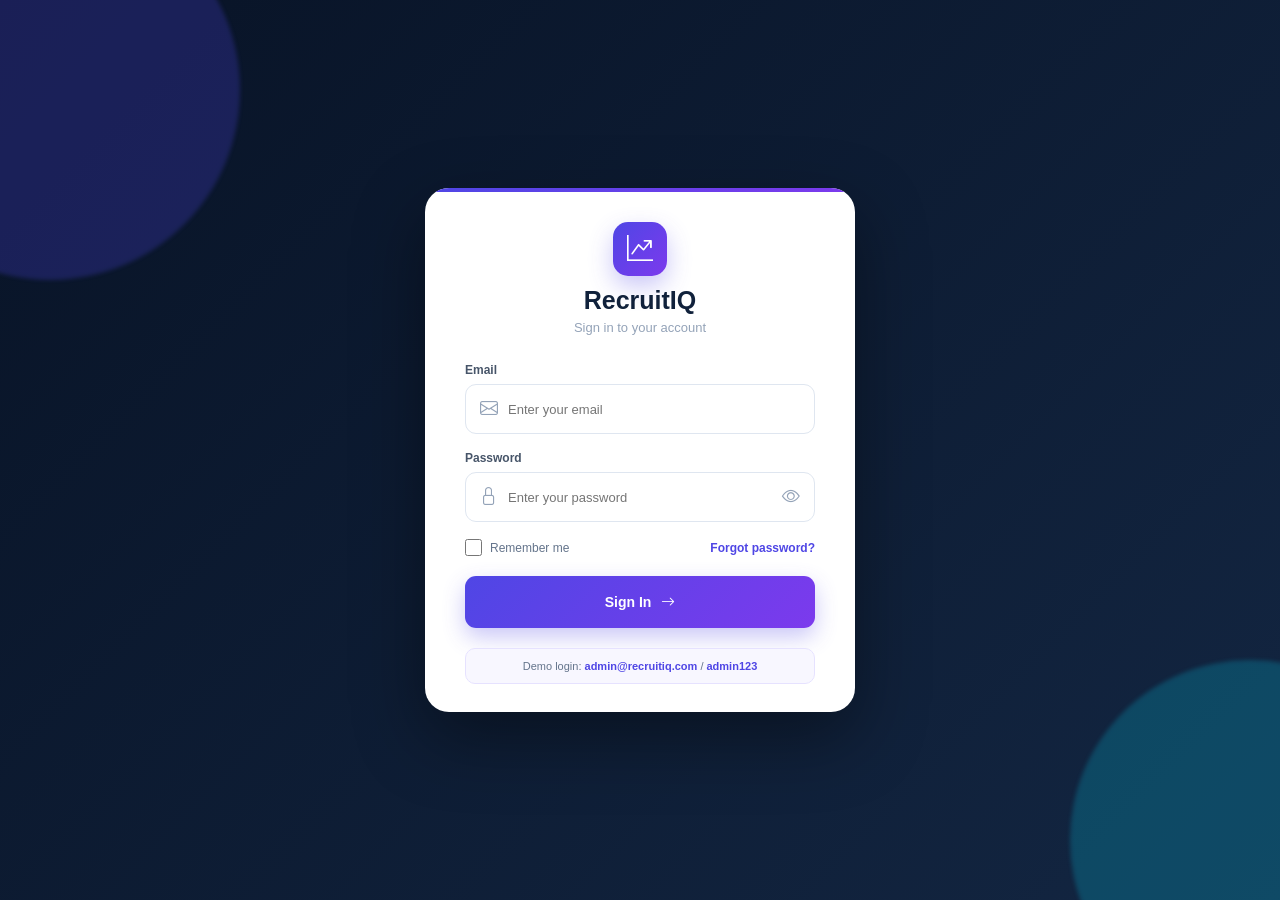
<file: index.html>
<!DOCTYPE html>
<html lang="en">
<head>
<meta charset="UTF-8">
<meta name="viewport" content="width=device-width,initial-scale=1.0">
<title>RecruitIQ · Sign In</title>
<link rel="stylesheet" href="https://cdn.jsdelivr.net/npm/bootstrap-icons@1.11.3/font/bootstrap-icons.min.css">
<style>
*{box-sizing:border-box;margin:0;padding:0}
body{font-family:Inter,Arial,Segoe UI,sans-serif;min-height:100vh;background:linear-gradient(135deg,#081326,#132642);display:grid;place-items:center;color:#10213b;overflow:auto}
body:before,body:after{content:"";position:fixed;border-radius:50%;filter:blur(2px);opacity:.25;pointer-events:none}
body:before{width:380px;height:380px;background:#4f46e5;left:-140px;top:-100px}
body:after{width:360px;height:360px;background:#06b6d4;right:-150px;bottom:-120px}
.login-wrap{width:min(430px,calc(100% - 30px));background:#fff;border-radius:24px;padding:34px 40px 28px;box-shadow:0 25px 70px #0006;position:relative;overflow:hidden}
.login-wrap:before{content:"";position:absolute;left:0;right:0;top:0;height:4px;background:linear-gradient(90deg,#4f46e5,#7c3aed)}
.brand{text-align:center;margin-bottom:28px}
.logo{width:54px;height:54px;margin:0 auto 10px;border-radius:15px;background:linear-gradient(135deg,#4f46e5,#7c3aed);color:#fff;display:grid;place-items:center;font-size:26px;box-shadow:0 10px 25px #4f46e54d}
.brand h1{font-size:25px}.brand p{font-size:13px;color:#94a3b8;margin-top:5px}
.form-group{margin-bottom:17px}.form-group label{display:block;font-size:12px;font-weight:700;margin-bottom:7px;color:#475569}
.input{height:50px;border:1px solid #dfe6f0;border-radius:11px;display:flex;align-items:center;gap:10px;padding:0 14px;transition:.2s;background:#fff}
.input:focus-within{border-color:#6366f1;box-shadow:0 0 0 4px #6366f11a}
.input i{color:#94a3b8;font-size:18px}.input input{border:0;outline:0;width:100%;font-size:13px;color:#10213b;background:transparent}
.toggle{border:0;background:none;color:#94a3b8;cursor:pointer;font-size:17px}
.row{display:flex;justify-content:space-between;align-items:center;margin:2px 0 20px}
.remember{display:flex;align-items:center;gap:8px;font-size:12px;color:#64748b;cursor:pointer}.remember input{width:17px;height:17px;accent-color:#4f46e5}
.link{border:0;background:none;color:#4f46e5;font-size:12px;font-weight:700;cursor:pointer}
.btn{width:100%;height:52px;border:0;border-radius:11px;background:linear-gradient(135deg,#4f46e5,#7c3aed);color:#fff;font-size:14px;font-weight:800;cursor:pointer;box-shadow:0 9px 22px #4f46e54d;display:flex;align-items:center;justify-content:center;gap:10px}
.btn:disabled{opacity:.7;cursor:not-allowed}
.divider{display:flex;align-items:center;gap:12px;color:#a0aec0;font-size:11px;margin:26px 0}.divider:before,.divider:after{content:"";height:1px;background:#e8edf4;flex:1}
.socials{display:grid;grid-template-columns:repeat(3,1fr);gap:10px}.social{height:45px;border:1px solid #e1e7f0;background:#fff;border-radius:10px;color:#475569;font-weight:700;cursor:pointer;display:flex;align-items:center;justify-content:center;gap:7px;font-size:11px}
.social:hover{background:#f8fafc}.social i{font-size:17px}
.demo{margin-top:20px;background:#f8f7ff;border:1px solid #e6e2ff;border-radius:10px;padding:11px;font-size:11px;color:#64748b;text-align:center}.demo b{color:#4f46e5}
.message{display:none;margin-bottom:15px;border-radius:9px;padding:10px 12px;font-size:11px;font-weight:700}.message.show{display:flex;gap:8px;align-items:center}.error{background:#fef2f2;color:#b91c1c;border:1px solid #fecaca}.success{background:#ecfdf5;color:#047857;border:1px solid #a7f3d0}
.modal{display:none;position:fixed;inset:0;background:#0008;z-index:50;place-items:center;padding:15px}.modal.show{display:grid}.modal-card{background:#fff;border-radius:18px;width:min(390px,100%);padding:25px}.modal-card h3{font-size:18px;margin-bottom:5px}.modal-card p{font-size:11px;color:#64748b;margin-bottom:18px}.modal-actions{display:flex;gap:9px;margin-top:14px}.modal-actions button{flex:1}
.cancel{background:#fff;color:#475569;border:1px solid #dfe6f0;box-shadow:none}
.spinner{width:15px;height:15px;border:2px solid #ffffff66;border-top-color:#fff;border-radius:50%;animation:spin .7s linear infinite}
@keyframes spin{to{transform:rotate(360deg)}}
@media(max-width:480px){.login-wrap{padding:30px 22px}.social span{display:none}}
</style>
</head>
<body>
<main class="login-wrap">
<div class="brand">
  <div class="logo"><i class="bi bi-graph-up-arrow"></i></div>
  <h1>RecruitIQ</h1>
  <p>Sign in to your account</p>
</div>

<div id="message" class="message"></div>

<form id="loginForm" novalidate>
<div class="form-group">
<label>Email</label>
<div class="input"><i class="bi bi-envelope"></i><input id="email" type="email" autocomplete="username" placeholder="Enter your email" required></div>
</div>

<div class="form-group">
<label>Password</label>
<div class="input"><i class="bi bi-lock"></i><input id="password" type="password" autocomplete="current-password" placeholder="Enter your password" required><button class="toggle" type="button" id="togglePassword" title="Show password"><i class="bi bi-eye"></i></button></div>
</div>

<div class="row">
<label class="remember"><input id="remember" type="checkbox"> Remember me</label>
<button type="button" class="link" id="forgotBtn">Forgot password?</button>
</div>

<button class="btn" id="loginBtn" type="submit"><span>Sign In</span><i class="bi bi-arrow-right"></i></button>
</form>

<div class="demo">Demo login: <b>admin@recruitiq.com</b> / <b>admin123</b></div>
</main>

<div class="modal" id="forgotModal">
<div class="modal-card">
<h3>Reset Password</h3>
<p>Enter your registered email. For this local project, the reset endpoint will return a temporary password.</p>
<div class="form-group"><label>Email</label><div class="input"><i class="bi bi-envelope"></i><input id="resetEmail" type="email" placeholder="Enter registered email"></div></div>
<div id="resetMessage" class="message"></div>
<div class="modal-actions"><button class="btn cancel" id="closeModal" type="button">Cancel</button><button class="btn" id="resetBtn" type="button">Reset Password</button></div>
</div>
</div>

<script>
const API="http://localhost:5000/api/auth";
const $=id=>document.getElementById(id);

function message(text,type="error",target=$("message")){
 target.className=`message show ${type}`;
 target.innerHTML=`<i class="bi ${type==="success"?"bi-check-circle-fill":"bi-exclamation-circle-fill"}"></i>${text}`;
}
function clearMessage(target=$("message")){target.className="message";target.innerHTML=""}

$("togglePassword").onclick=()=>{
 const input=$("password"),icon=$("togglePassword").querySelector("i");
 input.type=input.type==="password"?"text":"password";
 icon.className=input.type==="password"?"bi bi-eye":"bi bi-eye-slash";
};

$("forgotBtn").onclick=()=>{$("forgotModal").classList.add("show");clearMessage($("resetMessage"));$("resetEmail").focus()};
$("closeModal").onclick=()=>$("forgotModal").classList.remove("show");
$("forgotModal").addEventListener("click",e=>{if(e.target.id==="forgotModal")$("forgotModal").classList.remove("show")});

function saveSession(data,remember){
 const storage=remember?localStorage:sessionStorage;
 storage.setItem("recruitiq_user",JSON.stringify(data.user));
 storage.setItem("recruitiq_token",data.token);
 if(remember)localStorage.setItem("recruitiq_remember","1");
}
function validate(){
 const email=$("email").value.trim(),password=$("password").value;
 if(!email||!email.includes("@")){message("Please enter a valid email address.");$("email").focus();return false}
 if(password.length<6){message("Password must contain at least 6 characters.");$("password").focus();return false}
 return true;
}
$("loginForm").addEventListener("submit",async e=>{
 e.preventDefault();clearMessage();
 if(!validate())return;
 const btn=$("loginBtn");btn.disabled=true;btn.innerHTML='<span class="spinner"></span> Signing in...';
 try{
   const r=await fetch(API+"/login",{method:"POST",headers:{"Content-Type":"application/json"},body:JSON.stringify({email:$("email").value.trim(),password:$("password").value,remember:$("remember").checked})});
   const data=await r.json();
   if(!r.ok||!data.success)throw new Error(data.message||"Invalid email or password");
   saveSession(data,$("remember").checked);
   message("Login successful. Opening dashboard...","success");
   setTimeout(()=>location.href="dashboard.html",500);
 }catch(err){message(err.message||"Unable to connect to backend.");}
 finally{btn.disabled=false;btn.innerHTML='<span>Sign In</span><i class="bi bi-arrow-right"></i>'}
});
$("resetBtn").onclick=async()=>{
 const email=$("resetEmail").value.trim();clearMessage($("resetMessage"));
 if(!email||!email.includes("@")){message("Enter a valid registered email.","error",$("resetMessage"));return}
 try{
   const r=await fetch(API+"/forgot-password",{method:"POST",headers:{"Content-Type":"application/json"},body:JSON.stringify({email})});
   const data=await r.json();
   if(!r.ok||!data.success)throw new Error(data.message||"Reset failed");
   message(`Temporary password: ${data.temporaryPassword}`,"success",$("resetMessage"));
 }catch(err){message(err.message||"Reset failed.","error",$("resetMessage"))}
};

</script>
</body>
</html>
</file>
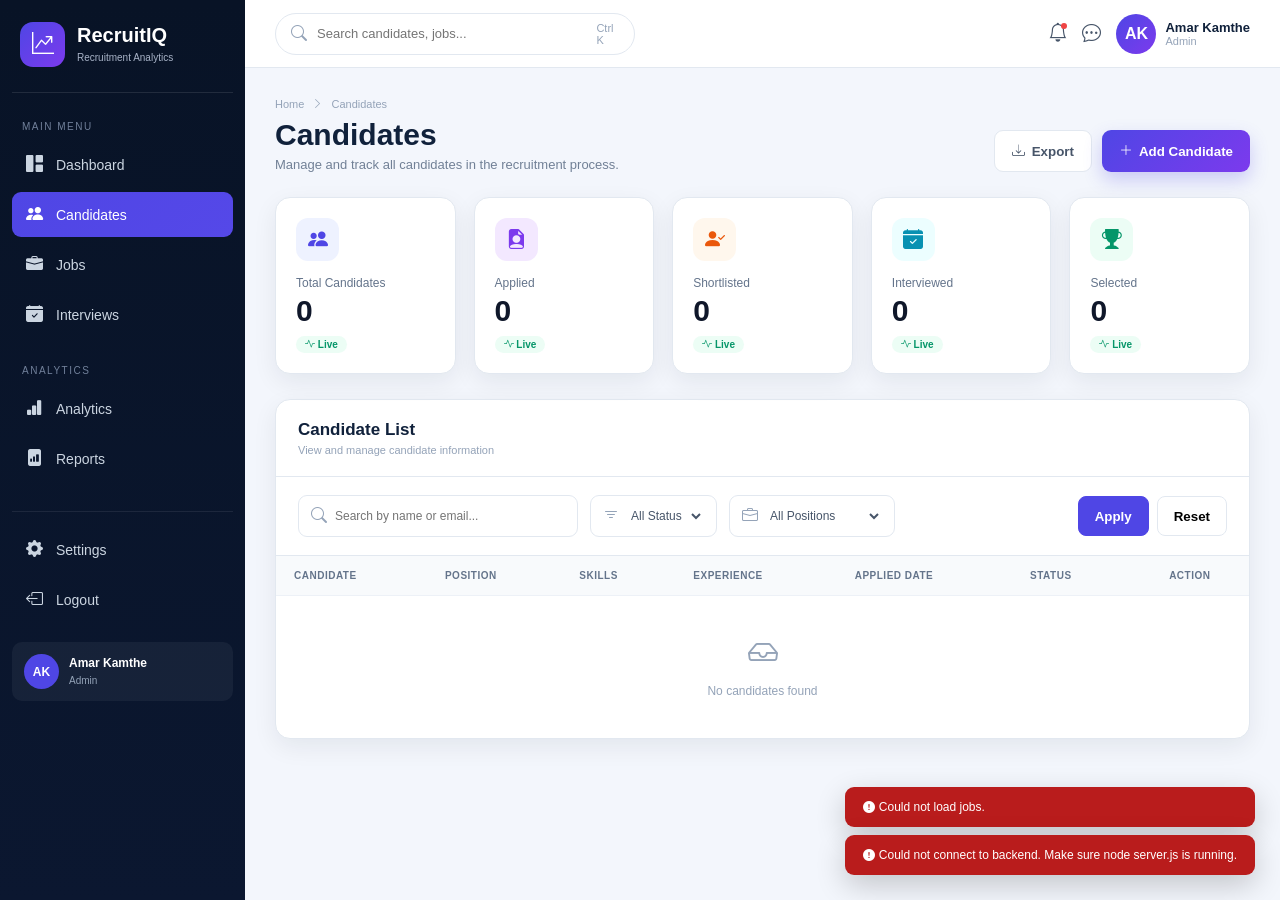
<file: add-candidate.html>
<!DOCTYPE html>
<html lang="en">
<head>
    <meta charset="UTF-8">
    <meta
        name="viewport"
        content="width=device-width, initial-scale=1.0"
    >

    <title>RecruitIQ - Candidates</title>

    <meta
        http-equiv="refresh"
        content="0; url=candidates.html"
    >

    <script>
        window.location.replace("candidates.html");
    </script>
</head>

<body>

    <p>
        Redirecting to Candidates...
    </p>

    <p>
        If you are not redirected automatically,
        <a href="candidates.html">
            click here
        </a>.
    </p>

</body>
</html>
</file>
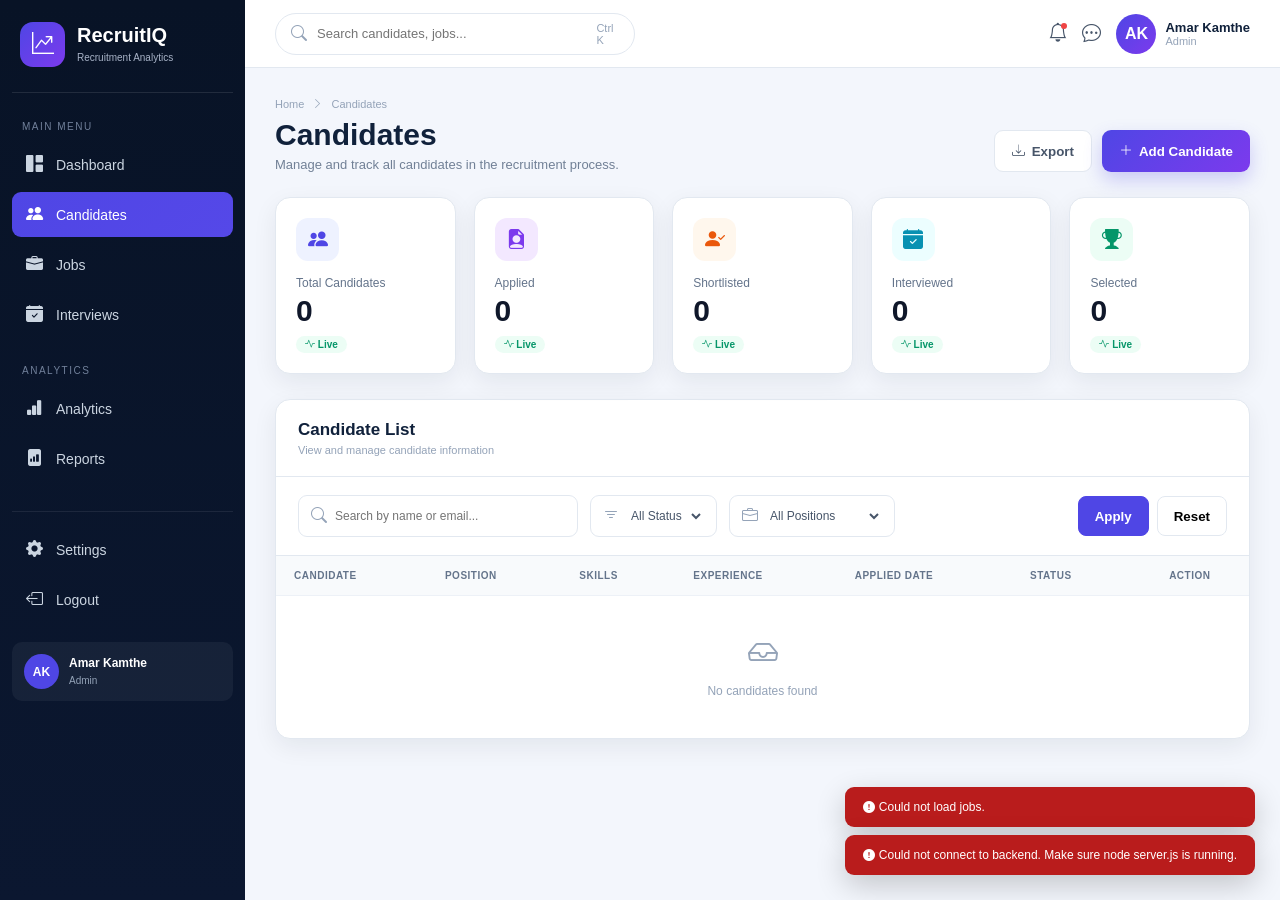
<file: candidates.html>
<!DOCTYPE html>
<html lang="en">
<head>
<meta charset="UTF-8">
<meta name="viewport" content="width=device-width, initial-scale=1.0">

<title>RecruitIQ · Candidates</title>

<link rel="stylesheet"
href="https://cdn.jsdelivr.net/npm/bootstrap-icons@1.11.3/font/bootstrap-icons.min.css">

<style>
*{
    margin:0;
    padding:0;
    box-sizing:border-box;
}

:root{
    --primary:#4f46e5;
    --primary2:#7c3aed;
    --bg:#f3f6fc;
    --card:#ffffff;
    --text:#10213b;
    --muted:#718096;
    --border:#e2e8f0;
    --sidebar:#081326;
    --green:#10b981;
    --orange:#f97316;
    --cyan:#06b6d4;
    --red:#ef4444;
    --shadow:0 8px 25px rgba(15,23,42,.07);
}

body{
    font-family:Inter,Arial,Segoe UI,sans-serif;
    background:var(--bg);
    color:var(--text);
    min-height:100vh;
}

/* ================= SIDEBAR ================= */

.sidebar{
    position:fixed;
    left:0;
    top:0;
    bottom:0;
    width:245px;
    background:linear-gradient(180deg,#081326,#0b1730);
    color:white;
    padding:22px 12px;
    z-index:100;
    overflow-y:auto;
}

.brand{
    display:flex;
    align-items:center;
    gap:12px;
    padding:0 8px 25px;
    border-bottom:1px solid rgba(255,255,255,.1);
}

.brand-icon{
    width:45px;
    height:45px;
    border-radius:13px;
    background:linear-gradient(135deg,#4f46e5,#7c3aed);
    display:grid;
    place-items:center;
    font-size:22px;
}

.brand h2{
    font-size:20px;
}

.brand span{
    font-size:10px;
    color:#a8b3c7;
}

.menu-title{
    font-size:10px;
    text-transform:uppercase;
    letter-spacing:1.5px;
    color:#71809a;
    margin:28px 10px 10px;
}

.menu-item{
    height:45px;
    display:flex;
    align-items:center;
    gap:13px;
    padding:0 14px;
    margin:5px 0;
    border-radius:9px;
    color:#cbd5e1;
    text-decoration:none;
    font-size:14px;
    transition:.2s;
}

.menu-item:hover{
    background:rgba(99,102,241,.18);
    color:white;
}

.menu-item.active{
    background:linear-gradient(135deg,#4f46e5,#5548e8);
    color:white;
}

.menu-item i{
    font-size:17px;
}

.badge{
    margin-left:auto;
    min-width:25px;
    padding:3px 7px;
    border-radius:20px;
    background:#3730a3;
    color:white;
    text-align:center;
    font-size:10px;
}

.sidebar-bottom{
    margin-top:30px;
    padding-top:10px;
    border-top:1px solid rgba(255,255,255,.08);
}

.sidebar-footer-user{
    margin-top:20px;
    padding:12px;
    display:flex;
    align-items:center;
    gap:10px;
    border-radius:10px;
    background:rgba(255,255,255,.05);
}

.avatar-sm{
    width:35px;
    height:35px;
    border-radius:50%;
    display:grid;
    place-items:center;
    background:#4f46e5;
    font-weight:800;
    font-size:12px;
}

.sidebar-footer-user strong{
    display:block;
    font-size:12px;
}

.sidebar-footer-user span{
    font-size:10px;
    color:#94a3b8;
}

/* ================= MAIN ================= */

.main{
    margin-left:245px;
    min-height:100vh;
}

/* ================= TOPBAR ================= */

.topbar{
    height:68px;
    background:white;
    border-bottom:1px solid var(--border);
    display:flex;
    justify-content:space-between;
    align-items:center;
    padding:0 30px;
    position:sticky;
    top:0;
    z-index:50;
}

.topbar-left{
    display:flex;
    align-items:center;
    gap:20px;
}

.sidebar-toggle{
    display:none;
    border:0;
    background:none;
    font-size:24px;
    cursor:pointer;
}

.search-box{
    width:360px;
    height:42px;
    border:1px solid var(--border);
    border-radius:22px;
    display:flex;
    align-items:center;
    padding:0 15px;
    gap:10px;
}

.search-box i{
    color:#94a3b8;
}

.search-box input{
    border:0;
    outline:0;
    width:100%;
    font-size:13px;
}

.search-shortcut{
    font-size:11px;
    color:#94a3b8;
}

.top-actions{
    display:flex;
    align-items:center;
    gap:15px;
}

.icon-btn{
    border:0;
    background:white;
    font-size:19px;
    color:#475569;
    cursor:pointer;
    position:relative;
}

.notification-dot{
    width:6px;
    height:6px;
    background:#ef4444;
    border-radius:50%;
    position:absolute;
    right:0;
    top:0;
}

.profile{
    display:flex;
    align-items:center;
    gap:9px;
}

.avatar{
    width:40px;
    height:40px;
    border-radius:50%;
    background:linear-gradient(135deg,#4f46e5,#7c3aed);
    color:white;
    display:grid;
    place-items:center;
    font-weight:800;
}

.profile-info strong{
    display:block;
    font-size:13px;
}

.profile-info span{
    display:block;
    color:#94a3b8;
    font-size:11px;
}

/* ================= CONTENT ================= */

.content{
    padding:30px;
}

.page-header{
    display:flex;
    justify-content:space-between;
    align-items:flex-end;
    margin-bottom:25px;
}

.breadcrumb{
    font-size:11px;
    color:#94a3b8;
    margin-bottom:8px;
}

.breadcrumb i{
    margin:0 5px;
}

.page-header h1{
    font-size:30px;
    margin-bottom:5px;
}

.subtitle{
    color:#718096;
    font-size:13px;
}

.header-buttons{
    display:flex;
    gap:10px;
}

.primary-btn,
.secondary-btn{
    height:42px;
    padding:0 17px;
    border-radius:9px;
    border:0;
    cursor:pointer;
    font-weight:700;
    display:flex;
    align-items:center;
    gap:7px;
}

.primary-btn{
    background:linear-gradient(135deg,#4f46e5,#7c3aed);
    color:white;
    box-shadow:0 8px 18px rgba(79,70,229,.25);
}

.secondary-btn{
    background:white;
    border:1px solid var(--border);
    color:#475569;
}

/* ================= FIVE CARDS ================= */

.summary-grid{
    display:grid;
    grid-template-columns:repeat(5,minmax(0,1fr));
    gap:18px;
    margin-bottom:25px;
    width:100%;
}

.summary-card{
    background:white;
    border:1px solid var(--border);
    border-radius:15px;
    padding:20px;
    box-shadow:var(--shadow);
    min-width:0;
}

.card-icon{
    width:43px;
    height:43px;
    border-radius:12px;
    display:grid;
    place-items:center;
    font-size:20px;
    margin-bottom:15px;
}

.card-icon.blue{
    background:#eef2ff;
    color:#4f46e5;
}

.card-icon.purple{
    background:#f3e8ff;
    color:#7c3aed;
}

.card-icon.orange{
    background:#fff7ed;
    color:#ea580c;
}

.card-icon.cyan{
    background:#ecfeff;
    color:#0891b2;
}

.card-icon.green{
    background:#ecfdf5;
    color:#059669;
}

.summary-card p{
    font-size:12px;
    color:#64748b;
    margin-bottom:4px;
}

.summary-card h2{
    font-size:30px;
    color:#0f172a;
    margin-bottom:6px;
}

.trend{
    display:inline-block;
    padding:3px 9px;
    border-radius:20px;
    background:#ecfdf5;
    color:#059669;
    font-size:10px;
    font-weight:700;
}

/* ================= PANEL ================= */

.panel{
    background:white;
    border:1px solid var(--border);
    border-radius:15px;
    box-shadow:var(--shadow);
    overflow:hidden;
}

.panel-header{
    padding:20px 22px;
    display:flex;
    justify-content:space-between;
    align-items:center;
    border-bottom:1px solid var(--border);
}

.panel-header h3{
    font-size:17px;
}

.panel-header p{
    font-size:11px;
    color:#94a3b8;
    margin-top:4px;
}

/* ================= FILTERS ================= */

.filters{
    padding:18px 22px;
    display:flex;
    gap:12px;
    align-items:center;
    border-bottom:1px solid var(--border);
}

.filter-group{
    height:42px;
    border:1px solid var(--border);
    border-radius:9px;
    display:flex;
    align-items:center;
    gap:8px;
    padding:0 12px;
    background:white;
}

.filter-group i{
    color:#94a3b8;
}

.filter-input{
    border:0;
    outline:0;
    width:230px;
    font-size:12px;
}

.filter-select{
    border:0;
    outline:0;
    font-size:12px;
    color:#475569;
    background:white;
}

.filter-actions{
    display:flex;
    gap:8px;
    margin-left:auto;
}

.filter-actions button{
    height:40px;
    padding:0 16px;
    border:1px solid var(--border);
    background:white;
    border-radius:8px;
    cursor:pointer;
    font-weight:700;
}

.filter-actions .apply-btn{
    background:#4f46e5;
    color:white;
    border-color:#4f46e5;
}

.active-filters{
    padding:0 22px;
    display:flex;
    gap:7px;
    flex-wrap:wrap;
}

.filter-tag{
    background:#eef2ff;
    color:#4f46e5;
    border-radius:20px;
    padding:5px 10px;
    font-size:10px;
    margin-top:12px;
}

/* ================= TABLE ================= */

.table-wrapper{
    width:100%;
    overflow-x:auto;
}

table{
    width:100%;
    border-collapse:collapse;
    min-width:950px;
}

thead{
    background:#f8fafc;
}

th{
    padding:14px 18px;
    text-align:left;
    font-size:10px;
    text-transform:uppercase;
    letter-spacing:.5px;
    color:#64748b;
}

td{
    padding:15px 18px;
    border-top:1px solid #edf1f7;
    font-size:12px;
}

.candidate{
    display:flex;
    align-items:center;
    gap:10px;
}

.candidate-avatar{
    width:38px;
    height:38px;
    border-radius:50%;
    display:grid;
    place-items:center;
    font-size:11px;
    font-weight:800;
}

.blue-bg{
    background:#e0e7ff;
    color:#4338ca;
}

.purple-bg{
    background:#f3e8ff;
    color:#7e22ce;
}

.green-bg{
    background:#dcfce7;
    color:#15803d;
}

.orange-bg{
    background:#ffedd5;
    color:#c2410c;
}

.pink-bg{
    background:#fce7f3;
    color:#be185d;
}

.cyan-bg{
    background:#cffafe;
    color:#0e7490;
}

.candidate-info strong{
    display:block;
    color:#0f172a;
}

.candidate-info span{
    color:#94a3b8;
    font-size:10px;
}

.skills-tags{
    display:flex;
    gap:4px;
    flex-wrap:wrap;
}

.skill-tag{
    background:#f1f5f9;
    padding:4px 7px;
    border-radius:5px;
    font-size:9px;
    color:#475569;
}

.status-select{
    border:0;
    border-radius:20px;
    padding:6px 10px;
    background:#eef2ff;
    color:#4338ca;
    font-size:10px;
    font-weight:700;
    outline:none;
    cursor:pointer;
}

.action-buttons{
    display:flex;
    gap:6px;
}

.action-btn{
    width:32px;
    height:32px;
    border:0;
    border-radius:7px;
    cursor:pointer;
    background:#f1f5f9;
}

.action-btn.view{
    color:#4f46e5;
}

.action-btn.edit{
    color:#0891b2;
}

.action-btn.delete{
    color:#ef4444;
}

/* ================= MODAL ================= */

.modal-overlay{
    display:none;
    position:fixed;
    inset:0;
    background:rgba(15,23,42,.65);
    z-index:300;
    place-items:center;
    padding:20px;
}

.modal-overlay.active{
    display:grid;
}

.modal{
    width:min(760px,100%);
    max-height:90vh;
    overflow-y:auto;
    background:white;
    border-radius:18px;
}

.modal-header{
    padding:20px 24px;
    border-bottom:1px solid var(--border);
    display:flex;
    justify-content:space-between;
    align-items:center;
}

.modal-header h2{
    font-size:19px;
}

.modal-close{
    width:35px;
    height:35px;
    border:0;
    border-radius:8px;
    background:#f1f5f9;
    font-size:22px;
    cursor:pointer;
}

.modal-body{
    padding:24px;
}

.form-section-title{
    font-weight:800;
    color:#334155;
    margin:10px 0 15px;
    font-size:13px;
}

.form-section-title i{
    color:#4f46e5;
    margin-right:6px;
}

.form-row{
    display:grid;
    grid-template-columns:repeat(2,1fr);
    gap:15px;
}

.form-row.three{
    grid-template-columns:repeat(3,1fr);
}

.form-group{
    margin-bottom:15px;
}

.form-group label{
    display:block;
    font-size:11px;
    font-weight:700;
    color:#475569;
    margin-bottom:6px;
}

.required{
    color:#ef4444;
}

.form-group input,
.form-group select,
.form-group textarea{
    width:100%;
    height:42px;
    border:1px solid var(--border);
    border-radius:8px;
    outline:none;
    padding:0 11px;
    font-size:12px;
}

.form-group textarea{
    height:90px;
    padding-top:10px;
    resize:vertical;
}

.form-group input:focus,
.form-group select:focus,
.form-group textarea:focus{
    border-color:#6366f1;
    box-shadow:0 0 0 3px rgba(99,102,241,.1);
}

.field-hint{
    font-size:9px;
    color:#94a3b8;
    margin-top:4px;
    display:block;
}

.input-error{
    border-color:#ef4444 !important;
}

.modal-footer{
    padding:17px 24px;
    border-top:1px solid var(--border);
    display:flex;
    justify-content:flex-end;
    gap:10px;
}

.cancel-btn,
.save-btn{
    height:42px;
    padding:0 18px;
    border-radius:8px;
    cursor:pointer;
    font-weight:700;
}

.cancel-btn{
    background:white;
    border:1px solid var(--border);
}

.save-btn{
    background:#4f46e5;
    color:white;
    border:0;
}


/* ================= CANDIDATE VIEW MODAL ================= */
.view-modal-overlay{display:none;position:fixed;inset:0;background:rgba(15,23,42,.68);z-index:400;place-items:center;padding:20px}
.view-modal-overlay.active{display:grid}
.view-modal{width:min(820px,100%);max-height:90vh;overflow-y:auto;background:white;border-radius:18px;box-shadow:0 25px 70px rgba(15,23,42,.25)}
.view-modal-header{padding:22px 25px;border-bottom:1px solid var(--border);display:flex;justify-content:space-between;align-items:center;gap:15px}
.view-modal-title-wrap{display:flex;align-items:center;gap:13px}
.view-modal-avatar{width:48px;height:48px;border-radius:50%;display:grid;place-items:center;background:#eef2ff;color:#4338ca;font-weight:800;font-size:14px}
.view-modal-header h2{font-size:20px;margin-bottom:4px}
.view-modal-header p{color:#94a3b8;font-size:11px}
.view-close{width:36px;height:36px;border:0;border-radius:9px;background:#f1f5f9;font-size:22px;cursor:pointer;color:#475569}
.view-modal-body{padding:24px}
.view-status-row{display:flex;justify-content:space-between;align-items:center;gap:15px;padding:16px;border:1px solid var(--border);border-radius:12px;background:#f8fafc;margin-bottom:20px}
.view-status-left strong{display:block;font-size:13px;margin-bottom:4px}
.view-status-left span{color:#64748b;font-size:11px}
.view-status-badge{display:inline-flex;align-items:center;gap:6px;padding:7px 12px;border-radius:20px;font-size:10px;font-weight:800}
.view-status-badge.applied{background:#eef2ff;color:#4338ca}.view-status-badge.shortlisted{background:#fff7ed;color:#c2410c}.view-status-badge.interview{background:#ecfeff;color:#0e7490}.view-status-badge.selected{background:#ecfdf5;color:#047857}.view-status-badge.rejected{background:#fef2f2;color:#b91c1c}.view-status-badge.on-hold{background:#f8fafc;color:#475569}
.criteria-result{border-radius:14px;padding:18px;margin-bottom:22px;border:1px solid}
.criteria-result.eligible{background:#ecfdf5;border-color:#a7f3d0}.criteria-result.not-eligible{background:#fef2f2;border-color:#fecaca}
.criteria-result-head{display:flex;align-items:center;gap:12px;margin-bottom:8px}.criteria-result-head i{font-size:25px}.criteria-result.eligible .criteria-result-head{color:#047857}.criteria-result.not-eligible .criteria-result-head{color:#b91c1c}.criteria-result h3{font-size:16px}.criteria-result p{color:#475569;font-size:11px;line-height:1.6}
.view-section{margin-bottom:22px}.view-section-title{font-size:13px;font-weight:800;color:#334155;margin-bottom:12px;display:flex;align-items:center;gap:7px}.view-section-title i{color:#4f46e5}
.view-grid{display:grid;grid-template-columns:repeat(2,minmax(0,1fr));gap:10px}.view-item{border:1px solid var(--border);border-radius:10px;padding:12px;background:white}.view-item.full{grid-column:1/-1}.view-item label{display:block;color:#94a3b8;font-size:9px;text-transform:uppercase;letter-spacing:.5px;margin-bottom:5px;font-weight:700}.view-item strong,.view-item span{font-size:12px;color:#1e293b;line-height:1.5;word-break:break-word}
.criteria-list{display:grid;gap:8px}.criteria-item{display:flex;align-items:flex-start;gap:9px;padding:11px 12px;border:1px solid var(--border);border-radius:9px;background:#fff}.criteria-item i{margin-top:1px;font-size:14px}.criteria-item.pass i{color:#059669}.criteria-item.fail i{color:#dc2626}.criteria-item span{font-size:11px;color:#475569;line-height:1.45}
.ats-box{display:grid;grid-template-columns:120px 1fr;gap:18px;align-items:center;padding:16px;border:1px solid var(--border);border-radius:12px;background:#f8fafc}.ats-score{width:100px;height:100px;border-radius:50%;display:grid;place-items:center;background:#eef2ff;color:#4338ca;border:8px solid #c7d2fe;font-size:23px;font-weight:900}.ats-info strong{display:block;font-size:14px;margin-bottom:5px}.ats-info span{color:#64748b;font-size:11px}
.view-notes{padding:13px;background:#f8fafc;border:1px solid var(--border);border-radius:10px;color:#475569;font-size:11px;line-height:1.6;white-space:pre-wrap}
.view-modal-footer{padding:16px 24px;border-top:1px solid var(--border);display:flex;justify-content:flex-end;gap:10px}.view-modal-footer button{height:40px;padding:0 16px;border-radius:8px;border:1px solid var(--border);background:white;cursor:pointer;font-weight:700}
@media(max-width:600px){.view-grid{grid-template-columns:1fr}.view-item.full{grid-column:auto}.ats-box{grid-template-columns:1fr;justify-items:center;text-align:center}.view-status-row{align-items:flex-start;flex-direction:column}}

/* ================= TOAST ================= */

.toast-container{
    position:fixed;
    right:25px;
    bottom:25px;
    z-index:500;
}

.toast{
    background:#0f172a;
    color:white;
    padding:13px 18px;
    border-radius:9px;
    margin-top:8px;
    font-size:12px;
    box-shadow:0 10px 30px rgba(0,0,0,.2);
    opacity:0;
    transform:translateY(15px);
    transition:.3s;
}

.toast.show{
    opacity:1;
    transform:translateY(0);
}

.toast.success{
    background:#047857;
}

.toast.error{
    background:#b91c1c;
}

.toast.info{
    background:#1d4ed8;
}

/* ================= RESPONSIVE ================= */

@media(max-width:1200px){

    .summary-grid{
        grid-template-columns:repeat(3,1fr);
    }

    .filters{
        flex-wrap:wrap;
    }
}

@media(max-width:800px){

    .sidebar{
        transform:translateX(-100%);
        transition:.3s;
    }

    .sidebar.open{
        transform:translateX(0);
    }

    .main{
        margin-left:0;
    }

    .sidebar-toggle{
        display:block;
    }

    .search-box{
        width:250px;
    }

    .summary-grid{
        grid-template-columns:repeat(2,1fr);
    }

    .page-header{
        align-items:flex-start;
        flex-direction:column;
        gap:15px;
    }
}

@media(max-width:550px){

    .content{
        padding:18px;
    }

    .topbar{
        padding:0 15px;
    }

    .search-box{
        width:180px;
    }

    .profile-info,
    .profile > i{
        display:none;
    }

    .summary-grid{
        grid-template-columns:1fr;
    }

    .form-row,
    .form-row.three{
        grid-template-columns:1fr;
    }

    .filters{
        flex-direction:column;
        align-items:stretch;
    }

    .filter-group{
        width:100%;
    }

    .filter-input{
        width:100%;
    }

    .filter-actions{
        margin-left:0;
    }
}
</style>
</head>

<body>

<!-- ================= SIDEBAR ================= -->

<aside class="sidebar" id="sidebar">

    <div class="brand">
        <div class="brand-icon">
            <i class="bi bi-graph-up-arrow"></i>
        </div>

        <div>
            <h2>RecruitIQ</h2>
            <span>Recruitment Analytics</span>
        </div>
    </div>

    <div class="menu-title">Main Menu</div>

    <nav>

        <a href="dashboard.html" class="menu-item">
            <i class="bi bi-grid-1x2-fill"></i>
            Dashboard
        </a>

        <a href="candidates.html" class="menu-item active">
            <i class="bi bi-people-fill"></i>
            Candidates
        </a>

        <a href="jobs.html" class="menu-item">
            <i class="bi bi-briefcase-fill"></i>
            Jobs
        </a>

        <a href="interviews.html" class="menu-item">
            <i class="bi bi-calendar-check-fill"></i>
            Interviews
        </a>

    </nav>

    <div class="menu-title">Analytics</div>

    <nav>

        <a href="analytics.html" class="menu-item">
            <i class="bi bi-bar-chart-fill"></i>
            Analytics
        </a>

        <a href="reports.html" class="menu-item">
            <i class="bi bi-file-bar-graph-fill"></i>
            Reports
        </a>

    </nav>

    <div class="sidebar-bottom">

        <a href="settings.html" class="menu-item">
            <i class="bi bi-gear-fill"></i>
            Settings
        </a>

        <a href="index.html" class="menu-item">
            <i class="bi bi-box-arrow-left"></i>
            Logout
        </a>

        <div class="sidebar-footer-user">

            <div class="avatar-sm">AK</div>

            <div>
                <strong id="sideUserName">Amar Kamthe</strong>
                <span id="sideUserRole">Admin</span>
            </div>

        </div>

    </div>

</aside>


<!-- ================= MAIN ================= -->

<main class="main">

    <!-- TOPBAR -->

    <header class="topbar">

        <div class="topbar-left">

            <button class="sidebar-toggle" id="sidebarToggle">
                <i class="bi bi-list"></i>
            </button>

            <div class="search-box">

                <i class="bi bi-search"></i>

                <input
                    type="text"
                    id="topSearch"
                    placeholder="Search candidates, jobs..."
                >

                <span class="search-shortcut">
                    Ctrl K
                </span>

            </div>

        </div>

        <div class="top-actions">

            <button class="icon-btn">
                <i class="bi bi-bell"></i>
                <span class="notification-dot"></span>
            </button>

            <button class="icon-btn">
                <i class="bi bi-chat-dots"></i>
            </button>

            <div class="profile">

                <div class="avatar">AK</div>

                <div class="profile-info">
                    <strong id="topUserName">Amar Kamthe</strong>
                    <span id="topUserRole">Admin</span>
                </div>

            </div>

        </div>

    </header>


    <!-- CONTENT -->

    <section class="content">

        <div class="page-header">

            <div>

                <p class="breadcrumb">
                    Home
                    <i class="bi bi-chevron-right"></i>
                    Candidates
                </p>

                <h1>Candidates</h1>

                <p class="subtitle">
                    Manage and track all candidates in the recruitment process.
                </p>

            </div>

            <div class="header-buttons">

                <button class="secondary-btn"
                        onclick="exportCandidates()">

                    <i class="bi bi-download"></i>
                    Export

                </button>

                <button class="primary-btn"
                        onclick="openCandidateForm()">

                    <i class="bi bi-plus-lg"></i>
                    Add Candidate

                </button>

            </div>

        </div>


        <!-- ================= 5 SUMMARY CARDS ================= -->

        <div class="summary-grid">

            <div class="summary-card">

                <div class="card-icon blue">
                    <i class="bi bi-people-fill"></i>
                </div>

                <p>Total Candidates</p>

                <h2 id="totalCandidates">0</h2>

                <span class="trend">
                    <i class="bi bi-activity"></i>
                    Live
                </span>

            </div>


            <div class="summary-card">

                <div class="card-icon purple">
                    <i class="bi bi-file-earmark-person-fill"></i>
                </div>

                <p>Applied</p>

                <h2 id="appliedCount">0</h2>

                <span class="trend">
                    <i class="bi bi-activity"></i>
                    Live
                </span>

            </div>


            <div class="summary-card">

                <div class="card-icon orange">
                    <i class="bi bi-person-check-fill"></i>
                </div>

                <p>Shortlisted</p>

                <h2 id="shortlistedCount">0</h2>

                <span class="trend">
                    <i class="bi bi-activity"></i>
                    Live
                </span>

            </div>


            <div class="summary-card">

                <div class="card-icon cyan">
                    <i class="bi bi-calendar-check-fill"></i>
                </div>

                <p>Interviewed</p>

                <h2 id="interviewedCount">0</h2>

                <span class="trend">
                    <i class="bi bi-activity"></i>
                    Live
                </span>

            </div>


            <div class="summary-card">

                <div class="card-icon green">
                    <i class="bi bi-trophy-fill"></i>
                </div>

                <p>Selected</p>

                <h2 id="selectedCount">0</h2>

                <span class="trend">
                    <i class="bi bi-activity"></i>
                    Live
                </span>

            </div>

        </div>


        <!-- ================= TABLE PANEL ================= -->

        <div class="panel">

            <div class="panel-header">

                <div>
                    <h3>Candidate List</h3>

                    <p>
                        View and manage candidate information
                    </p>
                </div>

            </div>


            <!-- FILTERS -->

            <div class="filters">

                <div class="filter-group">

                    <i class="bi bi-search"></i>

                    <input
                        type="text"
                        id="candidateSearch"
                        class="filter-input"
                        placeholder="Search by name or email..."
                    >

                </div>


                <div class="filter-group">

                    <i class="bi bi-filter"></i>

                    <select id="statusFilter"
                            class="filter-select">

                        <option value="all">
                            All Status
                        </option>

                        <option value="Applied">
                            Applied
                        </option>

                        <option value="Shortlisted">
                            Shortlisted
                        </option>

                        <option value="Interview">
                            Interview
                        </option>

                        <option value="Selected">
                            Selected
                        </option>

                        <option value="Rejected">
                            Rejected
                        </option>

                        <option value="On Hold">
                            On Hold
                        </option>

                    </select>

                </div>


                <div class="filter-group">

                    <i class="bi bi-briefcase"></i>

                    <select id="positionFilter"
                            class="filter-select">

                        <option value="all">
                            All Positions
                        </option>

                        <option>
                            Data Analyst
                        </option>

                        <option>
                            Python Developer
                        </option>

                        <option>
                            Business Analyst
                        </option>

                        <option>
                            DevOps Engineer
                        </option>

                        <option>
                            Product Designer
                        </option>

                        <option>
                            Senior Frontend
                        </option>

                    </select>

                </div>


                <div class="filter-actions">

                    <button class="apply-btn"
                            onclick="applyFilters()">
                        Apply
                    </button>

                    <button onclick="resetFilters()">
                        Reset
                    </button>

                </div>

            </div>


            <div class="active-filters"
                 id="activeFilters">
            </div>


            <!-- TABLE -->

            <div class="table-wrapper">

                <table>

                    <thead>

                        <tr>

                            <th>Candidate</th>

                            <th>Position</th>

                            <th>Skills</th>

                            <th>Experience</th>

                            <th>Applied Date</th>

                            <th>Status</th>

                            <th style="text-align:center">
                                Action
                            </th>

                        </tr>

                    </thead>

                    <tbody id="candidateTableBody">

                        <tr>

                            <td colspan="7"
                                style="text-align:center;padding:40px">

                                Loading candidates...

                            </td>

                        </tr>

                    </tbody>

                </table>

            </div>

        </div>

    </section>

</main>


<!-- ================= CANDIDATE VIEW MODAL ================= -->
<div class="view-modal-overlay" id="viewCandidateModal">
    <div class="view-modal">
        <div class="view-modal-header">
            <div class="view-modal-title-wrap">
                <div class="view-modal-avatar" id="viewAvatar">--</div>
                <div>
                    <h2 id="viewCandidateName">Candidate Details</h2>
                    <p id="viewCandidatePosition">Candidate</p>
                </div>
            </div>
            <button class="view-close" onclick="closeViewCandidateModal()">&times;</button>
        </div>
        <div class="view-modal-body" id="viewCandidateContent"></div>
        <div class="view-modal-footer">
            <button onclick="closeViewCandidateModal()">Close</button>
        </div>
    </div>
</div>

<!-- ================= TOAST ================= -->

<div class="toast-container"
     id="toastContainer">
</div>


<!-- ================= MODAL ================= -->

<div class="modal-overlay"
     id="candidateModal">

    <div class="modal">

        <div class="modal-header">

            <h2 id="modalTitle">
                Add New Candidate
            </h2>

            <button class="modal-close"
                    onclick="closeCandidateForm()">

                &times;

            </button>

        </div>


        <div class="modal-body">

            <div class="form-section-title">
                <i class="bi bi-person-vcard"></i>
                Personal Information
            </div>


            <div class="form-row">

                <div class="form-group">

                    <label>
                        First Name
                        <span class="required">*</span>
                    </label>

                    <input
                        id="firstName"
                        type="text"
                        placeholder="Enter first name"
                    >

                </div>


                <div class="form-group">

                    <label>
                        Last Name
                        <span class="required">*</span>
                    </label>

                    <input
                        id="lastName"
                        type="text"
                        placeholder="Enter last name"
                    >

                </div>

            </div>


            <div class="form-row">

                <div class="form-group">

                    <label>
                        Email
                        <span class="required">*</span>
                    </label>

                    <input
                        id="email"
                        type="email"
                        placeholder="candidate@email.com"
                    >

                </div>


                <div class="form-group">

                    <label>
                        Phone
                    </label>

                    <input
                        id="phone"
                        type="tel"
                        maxlength="10"
                        placeholder="10-digit mobile number"
                    >

                </div>

            </div>


            <div class="form-section-title">
                <i class="bi bi-briefcase"></i>
                Professional Information
            </div>


            <div class="form-row three">

                <div class="form-group">

                    <label>
                        Applied Job
                        <span class="required">*</span>
                    </label>

                    <select id="job_id"
                            onchange="setJobDetails()">

                        <option value="">
                            Loading jobs...
                        </option>

                    </select>

                </div>


                <div class="form-group">

                    <label>
                        Position
                    </label>

                    <input
                        id="position"
                        readonly
                        placeholder="Auto selected"
                    >

                </div>


                <div class="form-group">

                    <label>
                        Status
                    </label>

                    <select id="status">

                        <option>Applied</option>
                        <option>Shortlisted</option>
                        <option>Interview</option>
                        <option>Selected</option>
                        <option>Rejected</option>
                        <option>On Hold</option>

                    </select>

                </div>

            </div>


            <div class="form-row">

                <div class="form-group">

                    <label>
                        Skills
                        <span class="required">*</span>
                    </label>

                    <input
                        id="skills"
                        placeholder="Python, SQL, Power BI"
                    >

                </div>


                <div class="form-group">

                    <label>
                        Experience (years)
                    </label>

                    <input
                        id="experience"
                        type="number"
                        min="0"
                        step="0.1"
                        placeholder="0"
                    >

                </div>

            </div>


            <div class="form-section-title">

                <i class="bi bi-mortarboard"></i>
                Education & Notes

            </div>


            <div class="form-group">

                <label>
                    Education
                </label>

                <input
                    id="education"
                    placeholder="BE Information Technology"
                >

            </div>


            <div class="form-group">

                <label>
                    Recruiter Notes
                </label>

                <textarea
                    id="notes"
                    placeholder="Add notes..."
                ></textarea>

            </div>

        </div>


        <div class="modal-footer">

            <button class="cancel-btn"
                    onclick="closeCandidateForm()">

                Cancel

            </button>

            <button class="save-btn"
                    id="saveButton"
                    onclick="saveCandidate()">

                Save Candidate

            </button>

        </div>

    </div>

</div>


<script>

/* ============================================================
   API
============================================================ */

const API_URL =
    "http://localhost:5000/api/candidates";

const JOBS_API_URL =
    "http://localhost:5000/api/jobs";


/* ============================================================
   DATA
============================================================ */

let candidatesData = [];
let jobsData = [];

let editingId = null;

let currentFilter = {
    search:"",
    status:"all",
    position:"all"
};


/* ============================================================
   AUTH TOKEN
============================================================ */

function getToken(){

    return (
        localStorage.getItem("recruitiq_token") ||
        sessionStorage.getItem("recruitiq_token") ||
        ""
    );

}


function authHeaders(){

    const token = getToken();

    const headers = {
        "Accept":"application/json"
    };

    if(token){
        headers["Authorization"] =
            "Bearer " + token;
    }

    return headers;
}


/* ============================================================
   USER
============================================================ */

function loadUser(){

    let raw =
        localStorage.getItem("recruitiq_user") ||
        sessionStorage.getItem("recruitiq_user");

    if(!raw) return;

    try{

        const user = JSON.parse(raw);

        const name =
            user.name || "Amar Kamthe";

        const role =
            user.role || "Admin";

        document.getElementById("topUserName")
            .textContent = name;

        document.getElementById("topUserRole")
            .textContent = role;

        document.getElementById("sideUserName")
            .textContent = name;

        document.getElementById("sideUserRole")
            .textContent = role;

        const parts =
            name.trim().split(/\s+/);

        let initials =
            parts[0]?.[0] || "A";

        if(parts.length > 1){
            initials +=
                parts[parts.length-1][0];
        }

        document.querySelector(".avatar")
            .textContent =
            initials.toUpperCase();

        document.querySelector(".avatar-sm")
            .textContent =
            initials.toUpperCase();

    }catch(error){

        console.log("User session not available");

    }

}


/* ============================================================
   TOAST
============================================================ */

function showToast(message,type="success"){

    const container =
        document.getElementById("toastContainer");

    const toast =
        document.createElement("div");

    toast.className =
        "toast " + type;

    toast.innerHTML =
        `<i class="bi ${
            type==="success"
            ? "bi-check-circle-fill"
            : type==="error"
            ? "bi-exclamation-circle-fill"
            : "bi-info-circle-fill"
        }"></i> ${escapeHTML(message)}`;

    container.appendChild(toast);

    setTimeout(()=>{
        toast.classList.add("show");
    },20);

    setTimeout(()=>{

        toast.classList.remove("show");

        setTimeout(()=>{
            toast.remove();
        },300);

    },3000);

}


/* ============================================================
   LOAD JOBS
============================================================ */

async function loadJobs(){

    const select =
        document.getElementById("job_id");

    try{

        const response =
            await fetch(JOBS_API_URL,{
                method:"GET",
                headers:authHeaders(),
                cache:"no-store"
            });

        const data =
            await response.json();

        if(!response.ok || !data.success){

            throw new Error(
                data.message ||
                "Could not load jobs"
            );

        }

        jobsData =
            Array.isArray(data.jobs)
            ? data.jobs
            : [];

        select.innerHTML =
            `<option value="">
                Select Job
            </option>`;

        jobsData.forEach(job=>{

            const option =
                document.createElement("option");

            option.value = job.id;

            option.textContent =
                `${job.title || "Untitled Job"}${
                    job.location
                    ? " - " + job.location
                    : ""
                }`;

            option.dataset.title =
                job.title || "";

            select.appendChild(option);

        });

        if(jobsData.length===0){

            select.innerHTML =
                `<option value="">
                    No jobs available
                </option>`;

        }

    }catch(error){

        console.error(error);

        select.innerHTML =
            `<option value="">
                Unable to load jobs
            </option>`;

        showToast(
            "Could not load jobs.",
            "error"
        );

    }

}


function setJobDetails(){

    const select =
        document.getElementById("job_id");

    const position =
        document.getElementById("position");

    const option =
        select.options[select.selectedIndex];

    if(!option || !option.value){

        position.value = "";

        return;
    }

    position.value =
        option.dataset.title || "";

}


/* ============================================================
   LOAD CANDIDATES
============================================================ */

async function loadCandidates(){

    const tbody =
        document.getElementById(
            "candidateTableBody"
        );

    tbody.innerHTML = `
        <tr>
            <td colspan="7"
                style="text-align:center;padding:40px">

                <i class="bi bi-hourglass-split"></i>
                Loading candidates...

            </td>
        </tr>
    `;

    try{

        const response =
            await fetch(API_URL,{
                method:"GET",
                headers:authHeaders(),
                cache:"no-store"
            });

        const data =
            await response.json();

        if(!response.ok || !data.success){

            throw new Error(
                data.message ||
                "Could not load candidates"
            );

        }

        candidatesData =
            Array.isArray(data.candidates)
            ? data.candidates
            : [];

        renderCandidates();

        updateSummaryCards();

    }catch(error){

        console.error(error);

        candidatesData = [];

        renderCandidates();

        showToast(
            "Could not connect to backend. Make sure node server.js is running.",
            "error"
        );

    }

}


/* ============================================================
   RENDER
============================================================ */

function renderCandidates(){

    const tbody =
        document.getElementById(
            "candidateTableBody"
        );

    const filtered =
        filterCandidates(candidatesData);

    if(filtered.length===0){

        tbody.innerHTML = `
            <tr>
                <td colspan="7"
                    style="text-align:center;padding:40px;color:#94a3b8">

                    <i class="bi bi-inbox"
                       style="font-size:30px"></i>

                    <br><br>
                    No candidates found

                </td>
            </tr>
        `;

        updateActiveFilters();

        return;
    }


    tbody.innerHTML =
        filtered.map((candidate,index)=>{

            const name =
                candidate.name ||
                "Unknown Candidate";

            const initials =
                getInitials(name);

            const colors = [
                "blue-bg",
                "purple-bg",
                "green-bg",
                "orange-bg",
                "pink-bg",
                "cyan-bg"
            ];

            const color =
                colors[index % colors.length];

            const skills =
                String(candidate.skills || "")
                .split(",")
                .map(s=>s.trim())
                .filter(Boolean);


            return `

                <tr>

                    <td>

                        <div class="candidate">

                            <div class="candidate-avatar ${color}">
                                ${escapeHTML(initials)}
                            </div>

                            <div class="candidate-info">

                                <strong>
                                    ${escapeHTML(name)}
                                </strong>

                                <span>
                                    ${escapeHTML(
                                        candidate.email || ""
                                    )}
                                </span>

                            </div>

                        </div>

                    </td>


                    <td>
                        ${escapeHTML(
                            candidate.position ||
                            candidate.job_title ||
                            "Not specified"
                        )}
                    </td>


                    <td>

                        <div class="skills-tags">

                            ${
                                skills.length

                                ? skills.map(skill=>
                                    `<span class="skill-tag">
                                        ${escapeHTML(skill)}
                                    </span>`
                                ).join("")

                                : `<span class="skill-tag">
                                    Not specified
                                  </span>`
                            }

                        </div>

                    </td>


                    <td>
                        ${escapeHTML(
                            candidate.experience ||
                            "Fresher"
                        )}
                    </td>


                    <td>
                        ${formatDate(
                            candidate.applied_date
                        )}
                    </td>


                    <td>

                        <select
                            class="status-select"
                            onchange="
                                updateCandidateStatus(
                                    ${Number(candidate.id)},
                                    this.value,
                                    this
                                )
                            "
                        >

                            ${[
                                "Applied",
                                "Shortlisted",
                                "Interview",
                                "Selected",
                                "Rejected",
                                "On Hold"
                            ].map(status=>`

                                <option
                                    value="${status}"
                                    ${
                                        String(
                                            candidate.status ||
                                            "Applied"
                                        ).toLowerCase()
                                        ===
                                        status.toLowerCase()
                                        ? "selected"
                                        : ""
                                    }
                                >
                                    ${status}
                                </option>

                            `).join("")}

                        </select>

                    </td>


                    <td>

                        <div class="action-buttons">

                            <button
                                class="action-btn view"
                                title="View"
                                onclick="
                                    viewCandidate(
                                        ${Number(candidate.id)}
                                    )
                                "
                            >
                                <i class="bi bi-eye"></i>
                            </button>


                            <button
                                class="action-btn edit"
                                title="Edit"
                                onclick="
                                    editCandidate(
                                        ${Number(candidate.id)}
                                    )
                                "
                            >
                                <i class="bi bi-pencil"></i>
                            </button>


                            <button
                                class="action-btn delete"
                                title="Delete"
                                onclick="
                                    deleteCandidate(
                                        ${Number(candidate.id)}
                                    )
                                "
                            >
                                <i class="bi bi-trash"></i>
                            </button>

                        </div>

                    </td>

                </tr>

            `;

        }).join("");


    updateActiveFilters();

}


/* ============================================================
   FILTER
============================================================ */

function filterCandidates(data){

    const search =
        currentFilter.search
        .toLowerCase()
        .trim();

    const status =
        currentFilter.status.toLowerCase();

    const position =
        currentFilter.position.toLowerCase();


    return data.filter(candidate=>{

        const name =
            String(candidate.name || "")
            .toLowerCase();

        const email =
            String(candidate.email || "")
            .toLowerCase();

        const candidatePosition =
            String(
                candidate.position ||
                candidate.job_title ||
                ""
            ).toLowerCase();

        const candidateStatus =
            String(candidate.status || "")
            .toLowerCase();


        const searchMatch =
            !search ||
            name.includes(search) ||
            email.includes(search) ||
            candidatePosition.includes(search);


        const statusMatch =
            status === "all" ||
            candidateStatus === status;


        const positionMatch =
            position === "all" ||
            candidatePosition === position;


        return (
            searchMatch &&
            statusMatch &&
            positionMatch
        );

    });

}


function applyFilters(){

    currentFilter.search =
        document.getElementById(
            "candidateSearch"
        ).value;

    currentFilter.status =
        document.getElementById(
            "statusFilter"
        ).value;

    currentFilter.position =
        document.getElementById(
            "positionFilter"
        ).value;

    renderCandidates();

}


function resetFilters(){

    document.getElementById(
        "candidateSearch"
    ).value = "";

    document.getElementById(
        "topSearch"
    ).value = "";

    document.getElementById(
        "statusFilter"
    ).value = "all";

    document.getElementById(
        "positionFilter"
    ).value = "all";


    currentFilter = {
        search:"",
        status:"all",
        position:"all"
    };


    renderCandidates();

}


function updateActiveFilters(){

    const container =
        document.getElementById(
            "activeFilters"
        );

    const filters = [];

    if(currentFilter.search){

        filters.push(
            `Search: "${currentFilter.search}"`
        );

    }

    if(currentFilter.status !== "all"){

        filters.push(
            `Status: ${currentFilter.status}`
        );

    }

    if(currentFilter.position !== "all"){

        filters.push(
            `Position: ${currentFilter.position}`
        );

    }


    container.innerHTML =
        filters.map(filter=>
            `<span class="filter-tag">
                ${escapeHTML(filter)}
            </span>`
        ).join("");

}


/* ============================================================
   ADD CANDIDATE
============================================================ */

function openCandidateForm(){

    editingId = null;

    document.getElementById(
        "modalTitle"
    ).textContent =
        "Add New Candidate";


    document.getElementById("firstName").value="";
    document.getElementById("lastName").value="";
    document.getElementById("email").value="";
    document.getElementById("phone").value="";
    document.getElementById("job_id").value="";
    document.getElementById("position").value="";
    document.getElementById("status").value="Applied";
    document.getElementById("skills").value="";
    document.getElementById("experience").value="";
    document.getElementById("education").value="";
    document.getElementById("notes").value="";


    document.getElementById(
        "candidateModal"
    ).classList.add("active");

}


function closeCandidateForm(){

    document.getElementById(
        "candidateModal"
    ).classList.remove("active");

    editingId = null;

}


/* ============================================================
   EDIT
============================================================ */

function editCandidate(id){

    const candidate =
        candidatesData.find(
            c => Number(c.id) === Number(id)
        );

    if(!candidate) return;

    editingId = Number(candidate.id);

    const parts =
        String(candidate.name || "")
        .trim()
        .split(/\s+/)
        .filter(Boolean);

    const firstName = parts.shift() || "";
    const lastName = parts.join(" ");

    document.getElementById("modalTitle").textContent =
        "Edit Candidate";

    document.getElementById("firstName").value = firstName;
    document.getElementById("lastName").value = lastName;
    document.getElementById("email").value = candidate.email || "";
    document.getElementById("phone").value = candidate.phone || "";

    const jobSelect = document.getElementById("job_id");
    const jobId = candidate.job_id ?? candidate.jobId ?? "";

    jobSelect.value = jobId !== null ? String(jobId) : "";

    if(jobSelect.value && jobSelect.options[jobSelect.selectedIndex]){
        setJobDetails();
    }else{
        document.getElementById("position").value =
            candidate.position || candidate.job_title || "";
    }

    document.getElementById("status").value =
        candidate.status || "Applied";

    document.getElementById("skills").value =
        candidate.skills || "";

    document.getElementById("experience").value =
        extractExperience(candidate.experience);

    document.getElementById("education").value =
        candidate.education || "";

    document.getElementById("notes").value =
        candidate.notes || "";

    document.getElementById("candidateModal")
        .classList.add("active");
}


/* ============================================================
   SAVE
============================================================ */

async function saveCandidate(){

    const firstName = document.getElementById("firstName").value.trim();
    const lastName = document.getElementById("lastName").value.trim();
    const email = document.getElementById("email").value.trim();
    const phone = document.getElementById("phone").value.trim();
    const jobId = document.getElementById("job_id").value;
    const position = document.getElementById("position").value.trim();
    const status = document.getElementById("status").value;
    const skills = document.getElementById("skills").value.trim();
    const experience = document.getElementById("experience").value.trim();
    const education = document.getElementById("education").value.trim();
    const notes = document.getElementById("notes").value.trim();

    if(!firstName || !lastName || !email || !skills || !jobId){
        showToast("Please fill all required fields.", "error");
        return;
    }

    if(!/^[^\s@]+@[^\s@]+\.[^\s@]+$/.test(email)){
        showToast("Please enter a valid email.", "error");
        return;
    }

    if(phone && !/^\d{10}$/.test(phone)){
        showToast("Phone number must contain 10 digits.", "error");
        return;
    }

    const oldCandidate = editingId !== null
        ? candidatesData.find(c => Number(c.id) === Number(editingId))
        : null;

    const numericJobId = Number(jobId);

    if(!Number.isInteger(numericJobId) || numericJobId <= 0){
        showToast("Please select a valid job.", "error");
        return;
    }

    const appliedDate = oldCandidate?.applied_date
        ? String(oldCandidate.applied_date).substring(0,10)
        : new Date().toISOString().split("T")[0];

    const candidate = {
        name: `${firstName} ${lastName}`.trim(),
        email,
        phone,
        job_id: numericJobId,
        position: position || oldCandidate?.position || "",
        experience: experience ? `${experience} Years` : "Fresher",
        education,
        skills,
        status: status || "Applied",
        applied_date: appliedDate,
        notes,
        resume_text: oldCandidate?.resume_text || "",
        gender: oldCandidate?.gender || "",
        department: oldCandidate?.department || "",
        qualification: oldCandidate?.qualification || "",
        aptitude_score: Number(oldCandidate?.aptitude_score || 0),
        interview_score: Number(oldCandidate?.interview_score || 0)
    };

    const saveButton = document.getElementById("saveButton");
    const originalText = saveButton.innerHTML;
    const isEdit = editingId !== null;
    const requestUrl = isEdit
        ? `${API_URL}/${Number(editingId)}`
        : API_URL;

    try{
        saveButton.disabled = true;
        saveButton.innerHTML = `<i class="bi bi-hourglass-split"></i> Saving...`;

        const headers = authHeaders();
        headers["Content-Type"] = "application/json";

        const response = await fetch(requestUrl, {
            method: isEdit ? "PUT" : "POST",
            headers,
            body: JSON.stringify(candidate)
        });

        const responseText = await response.text();
        let data = {};

        try{
            data = responseText ? JSON.parse(responseText) : {};
        }catch(jsonError){
            throw new Error(`Server returned an invalid response (${response.status}).`);
        }

        if(!response.ok || !data.success){
            throw new Error(
                data.message ||
                data.error ||
                `Candidate could not be ${isEdit ? "updated" : "saved"} (${response.status})`
            );
        }

        closeCandidateForm();

        showToast(
            isEdit
                ? "Candidate updated successfully!"
                : "Candidate added successfully!",
            "success"
        );

        await loadCandidates();

    }catch(error){
        console.error("Candidate save error:", error);
        showToast(
            error.message || "Candidate could not be saved",
            "error"
        );
    }finally{
        saveButton.disabled = false;
        saveButton.innerHTML = originalText;
    }
}


/* ============================================================
   UPDATE STATUS
============================================================ */

async function updateCandidateStatus(id, newStatus, selectElement) {
    const candidate = candidatesData.find(c => Number(c.id) === Number(id));
    if (!candidate) {
        showToast("Candidate not found.", "error");
        return;
    }

    const oldStatus = candidate.status || "Applied";
    if (String(oldStatus).toLowerCase() === String(newStatus).toLowerCase()) return;

    selectElement.disabled = true;

    try {
        const payload = {
            name: candidate.name || "",
            email: candidate.email || "",
            phone: candidate.phone || "",
            position: candidate.position || "",
            experience: candidate.experience || "Fresher",
            education: candidate.education || "",
            skills: candidate.skills || "",
            status: newStatus,
            applied_date: candidate.applied_date ? String(candidate.applied_date).substring(0,10) : null,
            notes: candidate.notes || "",
            resume_text: candidate.resume_text || "",
            gender: candidate.gender || "",
            department: candidate.department || "",
            qualification: candidate.qualification || "",
            aptitude_score: Number(candidate.aptitude_score || 0),
            interview_score: Number(candidate.interview_score || 0),
            job_id: candidate.job_id !== null && candidate.job_id !== undefined && candidate.job_id !== ""
                ? Number(candidate.job_id) : null
        };

        const headers = authHeaders();
        headers["Content-Type"] = "application/json";

        const response = await fetch(`${API_URL}/${Number(id)}`, {
            method: "PUT",
            headers,
            body: JSON.stringify(payload)
        });

        const responseText = await response.text();
        let data = {};
        try {
            data = responseText ? JSON.parse(responseText) : {};
        } catch (e) {
            throw new Error(`Server returned an invalid response (${response.status}).`);
        }

        if (!response.ok || !data.success) {
            throw new Error(data.message || data.error || `Status update failed (${response.status})`);
        }

        candidate.status = newStatus;
        updateSummaryCards();
        renderCandidates();
        showToast(`${candidate.name} → ${newStatus}`, "success");

        await loadCandidates();

    } catch (error) {
        console.error("Status update error:", error);
        selectElement.value = oldStatus;
        showToast(error.message || "Status could not be updated", "error");
    } finally {
        selectElement.disabled = false;
    }
}

/* ============================================================
   DELETE
============================================================ */

async function deleteCandidate(id){

    const candidate =
        candidatesData.find(
            c=>Number(c.id)===Number(id)
        );

    if(!candidate) return;


    if(
        !confirm(
            `Are you sure you want to delete ${candidate.name}?`
        )
    ){

        return;

    }


    try{

        const response =
            await fetch(
                `${API_URL}/${id}`,
                {
                    method:"DELETE",
                    headers:authHeaders()
                }
            );


        const data =
            await response.json();


        if(
            !response.ok ||
            !data.success
        ){

            throw new Error(
                data.message ||
                "Candidate could not be deleted"
            );

        }


        showToast(
            "Candidate deleted successfully!",
            "success"
        );


        await loadCandidates();


    }catch(error){

        console.error(error);

        showToast(
            error.message ||
            "Delete failed",
            "error"
        );

    }

}


/* ============================================================
   VIEW
============================================================ */

function viewCandidate(id){

    const candidate = candidatesData.find(c => Number(c.id) === Number(id));

    if(!candidate){
        showToast("Candidate not found.", "error");
        return;
    }

    const position = candidate.position || candidate.job_title || candidate.applied_job || "Not specified";
    const job = jobsData.find(j => Number(j.id) === Number(candidate.job_id)) || {};
    const requiredSkills = getRequiredSkills(position, job);
    const candidateSkills = getCandidateSkills(candidate.skills);

    const matchedSkills = requiredSkills.filter(required =>
        candidateSkills.some(skill => skill === required || skill.includes(required) || required.includes(skill))
    );

    const missingSkills = requiredSkills.filter(required =>
        !candidateSkills.some(skill => skill === required || skill.includes(required) || required.includes(skill))
    );

    const candidateExperience = parseExperience(candidate.experience);
    const minimumExperience = getMinimumExperience(job.experience);
    const experiencePass = candidateExperience >= minimumExperience;
    const educationValue = String(candidate.education || candidate.qualification || "").trim();
    const educationPass = educationValue.length > 0;
    const skillPass = requiredSkills.length === 0 || (matchedSkills.length / requiredSkills.length) >= 0.5;
    const overallEligible = skillPass && experiencePass && educationPass;
    const status = candidate.status || "Applied";
    const statusClass = String(status).toLowerCase().replace(/\s+/g,"-");
    const initials = getInitials(candidate.name || "NA");
    const atsScore = Number.isFinite(Number(candidate.ats_score)) ? Number(candidate.ats_score) : 0;

    document.getElementById("viewAvatar").textContent = initials;
    document.getElementById("viewCandidateName").textContent = candidate.name || "Unknown Candidate";
    document.getElementById("viewCandidatePosition").textContent = `${position} • Applied ${formatDate(candidate.applied_date)}`;

    const matchedText = requiredSkills.length ? `${matchedSkills.length}/${requiredSkills.length} required skills matched` : "No job skill criteria available";
    const skillCriteriaText = requiredSkills.length ? `At least 50% of required skills must match. ${matchedText}.` : "No explicit skill list was returned for this job.";

    const skillList = requiredSkills.length ? requiredSkills.map(skill => {
        const matched = matchedSkills.includes(skill);
        return `<div class="criteria-item ${matched ? "pass" : "fail"}">
            <i class="bi ${matched ? "bi-check-circle-fill" : "bi-x-circle-fill"}"></i>
            <span><strong>${escapeHTML(skill)}</strong> — ${matched ? "Matched" : "Missing"}</span>
        </div>`;
    }).join("") : `<div class="criteria-item pass"><i class="bi bi-info-circle-fill"></i><span>No explicit required skills were returned by the jobs API.</span></div>`;

    document.getElementById("viewCandidateContent").innerHTML = `
        <div class="view-status-row">
            <div class="view-status-left">
                <strong>Application Status</strong>
                <span>Candidate ID #${escapeHTML(candidate.id)} • ${escapeHTML(candidate.email || "No email")}</span>
            </div>
            <span class="view-status-badge ${escapeHTML(statusClass)}"><i class="bi bi-circle-fill"></i>${escapeHTML(status)}</span>
        </div>

        <div class="criteria-result ${overallEligible ? "eligible" : "not-eligible"}">
            <div class="criteria-result-head">
                <i class="bi ${overallEligible ? "bi-check-circle-fill" : "bi-x-circle-fill"}"></i>
                <div><h3>${overallEligible ? "ELIGIBLE" : "NOT ELIGIBLE"}</h3></div>
            </div>
            <p>${overallEligible ? "This candidate currently satisfies the criteria configured for the selected job." : "This candidate currently does not satisfy all configured criteria. Review the failed checks below."}</p>
        </div>

        <div class="view-section">
            <div class="view-section-title"><i class="bi bi-person-vcard-fill"></i>Candidate Information</div>
            <div class="view-grid">
                <div class="view-item"><label>Full Name</label><strong>${escapeHTML(candidate.name || "N/A")}</strong></div>
                <div class="view-item"><label>Email</label><span>${escapeHTML(candidate.email || "N/A")}</span></div>
                <div class="view-item"><label>Phone</label><span>${escapeHTML(candidate.phone || "N/A")}</span></div>
                <div class="view-item"><label>Applied Date</label><span>${formatDate(candidate.applied_date)}</span></div>
            </div>
        </div>

        <div class="view-section">
            <div class="view-section-title"><i class="bi bi-briefcase-fill"></i>Job & Professional Information</div>
            <div class="view-grid">
                <div class="view-item"><label>Applied Job</label><strong>${escapeHTML(position)}</strong></div>
                <div class="view-item"><label>Department</label><span>${escapeHTML(candidate.job_department || candidate.department || job.department || "N/A")}</span></div>
                <div class="view-item"><label>Experience</label><span>${escapeHTML(candidate.experience || "Fresher")}</span></div>
                <div class="view-item"><label>Education</label><span>${escapeHTML(educationValue || "Not provided")}</span></div>
                <div class="view-item full"><label>Candidate Skills</label><span>${escapeHTML(candidate.skills || "Not provided")}</span></div>
            </div>
        </div>

        <div class="view-section">
            <div class="view-section-title"><i class="bi bi-shield-check"></i>Recruitment Criteria Check</div>
            <div class="criteria-list">
                <div class="criteria-item ${skillPass ? "pass" : "fail"}"><i class="bi ${skillPass ? "bi-check-circle-fill" : "bi-x-circle-fill"}"></i><span><strong>Skills:</strong> ${escapeHTML(skillCriteriaText)}</span></div>
                <div class="criteria-item ${experiencePass ? "pass" : "fail"}"><i class="bi ${experiencePass ? "bi-check-circle-fill" : "bi-x-circle-fill"}"></i><span><strong>Experience:</strong> Candidate has ${escapeHTML(candidateExperience)} year(s); minimum required is ${escapeHTML(minimumExperience)} year(s).</span></div>
                <div class="criteria-item ${educationPass ? "pass" : "fail"}"><i class="bi ${educationPass ? "bi-check-circle-fill" : "bi-x-circle-fill"}"></i><span><strong>Education:</strong> ${educationPass ? "Education / qualification is available." : "Education / qualification is missing."}</span></div>
            </div>
        </div>

        <div class="view-section">
            <div class="view-section-title"><i class="bi bi-list-check"></i>Required Skills Match</div>
            <div class="criteria-list">${skillList}</div>
        </div>

        <div class="view-section">
            <div class="view-section-title"><i class="bi bi-graph-up-arrow"></i>ATS Score</div>
            <div class="ats-box">
                <div class="ats-score">${escapeHTML(atsScore)}</div>
                <div class="ats-info">
                    <strong>${escapeHTML(candidate.ats_label || getATSLabel(atsScore))}</strong>
                    <span>ATS score is the value calculated by the recruitment backend. Higher scores indicate a stronger profile match.</span>
                </div>
            </div>
        </div>

        ${missingSkills.length ? `<div class="view-section"><div class="view-section-title"><i class="bi bi-exclamation-triangle"></i>Missing Skills</div><div class="view-notes">${escapeHTML(missingSkills.join(", "))}</div></div>` : ""}

        <div class="view-section">
            <div class="view-section-title"><i class="bi bi-sticky-fill"></i>Recruiter Notes</div>
            <div class="view-notes">${escapeHTML(candidate.notes || "No recruiter notes added.")}</div>
        </div>
    `;

    document.getElementById("viewCandidateModal").classList.add("active");
}

function closeViewCandidateModal(){
    document.getElementById("viewCandidateModal").classList.remove("active");
}

function getCandidateSkills(value){
    return String(value || "").split(",").map(skill => normalizeCriteriaText(skill)).filter(Boolean);
}

function getRequiredSkills(position, job){
    let skills = [];
    if(Array.isArray(job.skills)) skills = job.skills;
    else if(typeof job.skills === "string") skills = job.skills.split(",");

    if(!skills.length){
        const defaults = {
            "Data Analyst":["sql","python","power bi","excel"],
            "Python Developer":["python","django","postgresql","aws"],
            "Business Analyst":["excel","tableau","sql","communication"],
            "DevOps Engineer":["aws","docker","kubernetes","linux","git"],
            "Product Designer":["figma","ui","ux","prototyping"],
            "Senior Frontend":["javascript","react","html","css","typescript"]
        };
        skills = defaults[position] || [];
    }
    return skills.map(skill => normalizeCriteriaText(skill)).filter(Boolean);
}

function normalizeCriteriaText(value){
    return String(value || "").toLowerCase().replace(/[^a-z0-9+#./ -]/g," ").replace(/\s+/g," ").trim();
}

function parseExperience(value){
    const text = String(value || "").toLowerCase();
    if(text.includes("fresher")) return 0;
    const match = text.match(/\d+(?:\.\d+)?/);
    return match ? parseFloat(match[0]) : 0;
}

function getMinimumExperience(value){
    const match = String(value || "").match(/\d+(?:\.\d+)?/);
    return match ? parseFloat(match[0]) : 1;
}

function getATSLabel(score){
    if(score >= 80) return "Strong Match";
    if(score >= 60) return "Good Match";
    if(score >= 40) return "Moderate Match";
    return "Low Match";
}


/* ============================================================
   SUMMARY CARDS
============================================================ */

async function updateSummaryCards(){

    const total =
        candidatesData.length;

    const applied =
        candidatesData.filter(
            c =>
                String(c.status || "")
                .toLowerCase()
                === "applied"
        ).length;

    const shortlisted =
        candidatesData.filter(
            c =>
                String(c.status || "")
                .toLowerCase()
                === "shortlisted"
        ).length;

    const selected =
        candidatesData.filter(
            c =>
                String(c.status || "")
                .toLowerCase()
                === "selected"
        ).length;

    /*
       Interviewed count is taken from the interviews table.
       This keeps the Candidates page consistent with the
       Dashboard/Interviews page.
    */
    let interviewed = 0;

    try{

        const response =
            await fetch(
                "http://localhost:5000/api/interviews",
                {
                    method:"GET",
                    headers:authHeaders(),
                    cache:"no-store"
                }
            );

        const data =
            await response.json();

        if(response.ok && data.success){

            const interviews =
                Array.isArray(data.interviews)
                ? data.interviews
                : [];

            interviewed =
                interviews.length;
        }

    }catch(error){

        console.error(
            "Interview count error:",
            error
        );

        /* Fallback to candidate status count if API is unavailable. */
        interviewed =
            candidatesData.filter(c => {
                const status =
                    String(c.status || "").toLowerCase();

                return
                    status === "interview" ||
                    status === "interviewed";
            }).length;
    }

    document.getElementById(
        "totalCandidates"
    ).textContent = total;

    document.getElementById(
        "appliedCount"
    ).textContent = applied;

    document.getElementById(
        "shortlistedCount"
    ).textContent = shortlisted;

    document.getElementById(
        "interviewedCount"
    ).textContent = interviewed;

    document.getElementById(
        "selectedCount"
    ).textContent = selected;
}


/* ============================================================
   EXPORT CSV
============================================================ */

function csvEscape(value){

    return `"${String(
        value ?? ""
    ).replace(/"/g,'""')}"`;

}


function exportCandidates(){

    if(candidatesData.length===0){

        showToast(
            "No candidates to export.",
            "error"
        );

        return;

    }


    let csv =
        "ID,Name,Email,Phone,Position,Experience,Education,Skills,Status,Applied Date,Notes\n";


    candidatesData.forEach(c=>{

        csv += [

            c.id,
            c.name,
            c.email,
            c.phone,
            c.position,
            c.experience,
            c.education,
            c.skills,
            c.status,
            c.applied_date,
            c.notes

        ].map(csvEscape).join(",") + "\n";

    });


    const blob =
        new Blob(
            [csv],
            {
                type:
                    "text/csv;charset=utf-8;"
            }
        );


    const url =
        URL.createObjectURL(blob);


    const link =
        document.createElement("a");


    link.href = url;


    link.download =
        `RecruitIQ_Candidates_${
            new Date()
            .toISOString()
            .split("T")[0]
        }.csv`;


    document.body.appendChild(link);

    link.click();

    link.remove();

    URL.revokeObjectURL(url);


    showToast(
        "Candidates exported successfully!",
        "success"
    );

}


/* ============================================================
   HELPERS
============================================================ */

function getInitials(name){

    const parts =
        String(name || "")
        .trim()
        .split(/\s+/)
        .filter(Boolean);


    if(!parts.length)
        return "NA";


    if(parts.length===1)
        return parts[0]
            .substring(0,2)
            .toUpperCase();


    return (
        parts[0][0] +
        parts[parts.length-1][0]
    ).toUpperCase();

}


function extractExperience(value){

    const match =
        String(value || "")
        .match(/\d+(?:\.\d+)?/);


    return match
        ? match[0]
        : "";

}


function formatDate(dateStr){

    if(!dateStr)
        return "N/A";


    const date =
        new Date(dateStr);


    if(
        Number.isNaN(
            date.getTime()
        )
    ){

        return escapeHTML(dateStr);

    }


    return date.toLocaleDateString(
        "en-IN",
        {
            day:"2-digit",
            month:"short",
            year:"numeric"
        }
    );

}


function escapeHTML(value){

    const div =
        document.createElement("div");

    div.textContent =
        value ?? "";

    return div.innerHTML;

}


/* ============================================================
   SEARCH
============================================================ */

document.getElementById(
    "topSearch"
).addEventListener(
    "input",
    function(){

        document.getElementById(
            "candidateSearch"
        ).value = this.value;

        currentFilter.search =
            this.value;

        renderCandidates();

    }
);


document.getElementById(
    "candidateSearch"
).addEventListener(
    "input",
    function(){

        document.getElementById(
            "topSearch"
        ).value = this.value;

        currentFilter.search =
            this.value;

        renderCandidates();

    }
);


/* ============================================================
   SIDEBAR
============================================================ */

const sidebar =
    document.getElementById(
        "sidebar"
    );

document.getElementById(
    "sidebarToggle"
).addEventListener(
    "click",
    ()=>{
        sidebar.classList.toggle("open");
    }
);


/* ============================================================
   KEYBOARD
============================================================ */

document.addEventListener(
    "keydown",
    event=>{

        if(
            (event.ctrlKey || event.metaKey) &&
            event.key.toLowerCase()==="k"
        ){

            event.preventDefault();

            document.getElementById(
                "candidateSearch"
            ).focus();

        }


        if(event.key==="Escape"){
            closeCandidateForm();
            closeViewCandidateModal();
        }

    }
);


/* ============================================================
   MODAL CLICK
============================================================ */

document.getElementById(
    "candidateModal"
).addEventListener(
    "click",
    function(event){

        if(event.target===this){

            closeCandidateForm();

        }

    }
);


/* ============================================================
   VIEW MODAL CLICK
============================================================ */

document.getElementById("viewCandidateModal").addEventListener("click", function(event){
    if(event.target === this){
        closeViewCandidateModal();
    }
});


/* ============================================================
   INITIAL LOAD
============================================================ */

loadUser();

loadJobs();

loadCandidates();

</script>

</body>
</html>
</file>
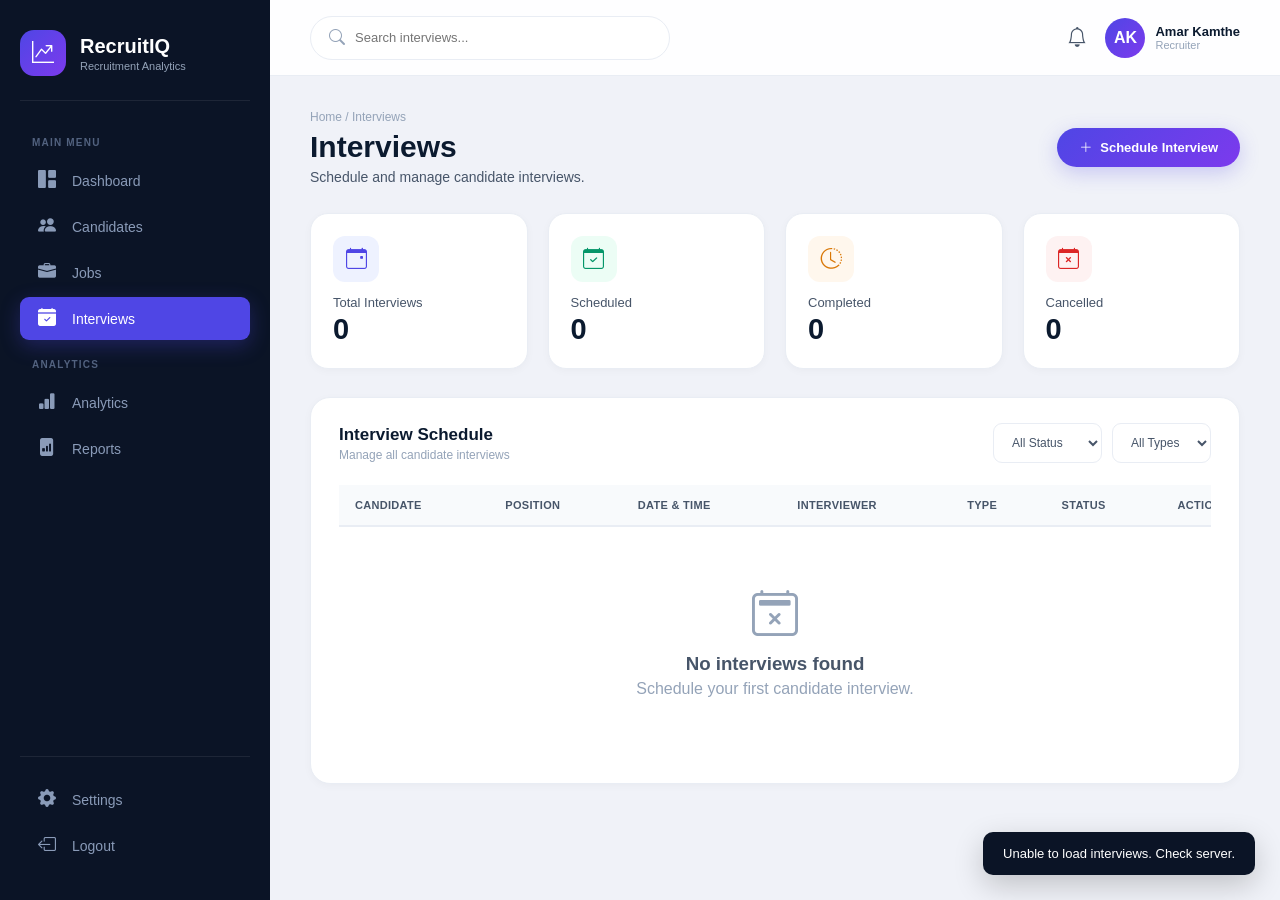
<file: interviews.html>
<!DOCTYPE html>
<html lang="en">
<head>
<meta charset="UTF-8">
<meta name="viewport" content="width=device-width, initial-scale=1.0">

<title>Interviews | RecruitIQ</title>

<link rel="stylesheet"
href="https://cdn.jsdelivr.net/npm/bootstrap-icons@1.11.3/font/bootstrap-icons.min.css">

<style>

*{
    box-sizing:border-box;
    margin:0;
    padding:0;
}

:root{
    --primary:#4f46e5;
    --purple:#7c3aed;
    --gradient:linear-gradient(135deg,#4f46e5,#7c3aed);

    --body:#f0f2f8;
    --white:#ffffff;
    --sidebar:#0b1426;

    --text:#0b1a2f;
    --secondary:#475569;
    --muted:#94a3b8;

    --border:#e9edf4;
    --light:#f8fafc;

    --green:#059669;
    --orange:#d97706;
    --red:#dc2626;
    --blue:#0891b2;

    --sidebar-width:270px;
}

body{
    font-family:
    Inter,
    Arial,
    "Segoe UI",
    sans-serif;

    background:var(--body);
    color:var(--text);
}

a{
    text-decoration:none;
    color:inherit;
}

button,
input,
select,
textarea{
    font-family:inherit;
}

.app{
    min-height:100vh;
}

/* ================= SIDEBAR ================= */

.sidebar{
    position:fixed;
    left:0;
    top:0;
    bottom:0;

    width:var(--sidebar-width);

    background:var(--sidebar);
    color:white;

    padding:30px 20px;

    display:flex;
    flex-direction:column;

    overflow-y:auto;

    z-index:100;
}

.brand{
    display:flex;
    align-items:center;
    gap:14px;

    padding-bottom:24px;
    margin-bottom:20px;

    border-bottom:1px solid rgba(255,255,255,.08);
}

.brand-icon{
    width:46px;
    height:46px;

    border-radius:14px;

    background:var(--gradient);

    display:grid;
    place-items:center;

    font-size:22px;
}

.brand h2{
    font-size:20px;
}

.brand span{
    display:block;
    color:#94a3b8;
    font-size:11px;
    margin-top:2px;
}

.menu-title{
    color:#52627f;
    font-size:10px;
    font-weight:700;

    letter-spacing:1.2px;

    padding:16px 12px 8px;

    text-transform:uppercase;
}

.menu-item{
    display:flex;
    align-items:center;

    gap:14px;

    padding:11px 16px;

    margin:3px 0;

    color:#8a9bb8;

    border-radius:9px;

    font-size:14px;

    transition:.2s;

    cursor:pointer;
}

.menu-item i{
    width:22px;
    text-align:center;
    font-size:18px;
}

.menu-item:hover{
    color:#fff;
    background:rgba(255,255,255,.06);
}

.menu-item.active{
    color:#fff;
    background:var(--primary);
    box-shadow:0 6px 20px rgba(79,70,229,.3);
}

.badge{
    margin-left:auto;

    background:rgba(79,70,229,.35);

    color:#c7d2fe;

    padding:2px 9px;

    border-radius:999px;

    font-size:10px;
}

.sidebar-bottom{
    margin-top:auto;

    border-top:1px solid rgba(255,255,255,.08);

    padding-top:18px;
}

/* ================= MAIN ================= */

.main{
    margin-left:var(--sidebar-width);
    min-height:100vh;
}

/* ================= TOPBAR ================= */

.topbar{
    height:76px;

    background:rgba(255,255,255,.96);

    border-bottom:1px solid var(--border);

    display:flex;
    align-items:center;
    justify-content:space-between;

    padding:0 40px;

    position:sticky;
    top:0;

    z-index:50;
}

.top-left{
    display:flex;
    align-items:center;
    gap:15px;
}

.mobile-menu{
    display:none;

    border:0;
    background:transparent;

    font-size:24px;
    cursor:pointer;
}

.search-box{
    width:360px;
    height:44px;

    background:#fff;

    border:1px solid var(--border);

    border-radius:999px;

    display:flex;
    align-items:center;

    gap:10px;

    padding:0 18px;
}

.search-box i{
    color:var(--muted);
}

.search-box input{
    width:100%;
    border:0;
    outline:0;

    font-size:13px;
}

.top-actions{
    display:flex;
    align-items:center;
    gap:18px;
}

.icon-button{
    border:0;
    background:transparent;

    color:var(--secondary);

    font-size:20px;

    cursor:pointer;
}

.profile{
    display:flex;
    align-items:center;
    gap:10px;
}

.avatar{
    width:40px;
    height:40px;

    border-radius:50%;

    background:var(--gradient);

    color:white;

    display:grid;
    place-items:center;

    font-weight:700;
}

.profile-info strong{
    display:block;
    font-size:13px;
}

.profile-info span{
    display:block;
    color:var(--muted);
    font-size:11px;
}

/* ================= CONTENT ================= */

.content{
    padding:34px 40px 50px;
}

.page-header{
    display:flex;
    align-items:center;
    justify-content:space-between;

    gap:20px;

    margin-bottom:28px;

    flex-wrap:wrap;
}

.breadcrumb{
    color:var(--muted);
    font-size:12px;

    margin-bottom:6px;
}

.page-header h1{
    font-size:30px;
    margin-bottom:5px;
}

.subtitle{
    color:var(--secondary);
    font-size:14px;
}

.primary-btn{
    border:0;

    background:var(--gradient);

    color:#fff;

    padding:12px 22px;

    border-radius:999px;

    font-size:13px;

    font-weight:600;

    display:inline-flex;
    align-items:center;
    justify-content:center;

    gap:8px;

    cursor:pointer;

    box-shadow:0 6px 20px rgba(79,70,229,.25);

    transition:.2s;
}

.primary-btn:hover{
    transform:translateY(-2px);
}

/* ================= STATS ================= */

.stats-grid{
    display:grid;

    grid-template-columns:
    repeat(4,1fr);

    gap:20px;

    margin-bottom:28px;
}

.stat-card{
    background:#fff;

    border:1px solid var(--border);

    border-radius:18px;

    padding:22px;

    box-shadow:0 2px 8px rgba(0,0,0,.03);
}

.stat-top{
    display:flex;
    justify-content:space-between;
    align-items:center;

    margin-bottom:13px;
}

.stat-icon{
    width:46px;
    height:46px;

    border-radius:12px;

    display:grid;
    place-items:center;

    font-size:21px;
}

.icon-blue{
    background:#eef2ff;
    color:#4f46e5;
}

.icon-green{
    background:#ecfdf5;
    color:#059669;
}

.icon-orange{
    background:#fff7ed;
    color:#d97706;
}

.icon-red{
    background:#fef2f2;
    color:#dc2626;
}

.stat-card p{
    color:var(--secondary);
    font-size:13px;
}

.stat-card h2{
    font-size:29px;
    margin-top:3px;
}

/* ================= PANEL ================= */

.panel{
    background:#fff;

    border:1px solid var(--border);

    border-radius:20px;

    padding:25px 28px;

    box-shadow:0 2px 8px rgba(0,0,0,.03);
}

.panel-header{
    display:flex;
    align-items:center;
    justify-content:space-between;

    gap:15px;

    margin-bottom:22px;

    flex-wrap:wrap;
}

.panel-header h3{
    font-size:17px;
}

.panel-header p{
    color:var(--muted);
    font-size:12px;

    margin-top:3px;
}

/* ================= FILTERS ================= */

.filters{
    display:flex;
    align-items:center;

    gap:10px;

    flex-wrap:wrap;
}

.filter{
    height:40px;

    padding:0 14px;

    border:1px solid var(--border);

    border-radius:9px;

    background:#fff;

    color:var(--secondary);

    outline:none;

    font-size:12px;

    cursor:pointer;
}

.filter:focus{
    border-color:var(--primary);
}

/* ================= TABLE ================= */

.table-wrapper{
    overflow-x:auto;
}

table{
    width:100%;

    border-collapse:collapse;

    min-width:950px;
}

th{
    background:#f8fafc;

    padding:14px 16px;

    text-align:left;

    color:var(--secondary);

    font-size:11px;

    text-transform:uppercase;

    letter-spacing:.3px;

    border-bottom:2px solid var(--border);
}

td{
    padding:16px;

    border-bottom:1px solid #f1f4fb;

    font-size:13px;
}

.candidate{
    display:flex;
    align-items:center;

    gap:12px;
}

.candidate-avatar{
    width:40px;
    height:40px;

    border-radius:50%;

    background:var(--gradient);

    color:#fff;

    display:grid;
    place-items:center;

    font-size:12px;
    font-weight:700;

    flex-shrink:0;
}

.candidate-info strong{
    display:block;
    font-size:13px;
}

.candidate-info span{
    display:block;

    color:var(--muted);

    font-size:11px;

    margin-top:2px;
}

/* ================= STATUS ================= */

.status{
    display:inline-block;

    padding:5px 12px;

    border-radius:999px;

    font-size:11px;

    font-weight:600;
}

.status.scheduled{
    background:#eef2ff;
    color:#4f46e5;
}

.status.completed{
    background:#ecfdf5;
    color:#059669;
}

.status.cancelled{
    background:#fef2f2;
    color:#dc2626;
}

.status.pending{
    background:#fff7ed;
    color:#d97706;
}

/* ================= TYPE ================= */

.type{
    display:inline-flex;
    align-items:center;
    gap:6px;

    color:var(--secondary);

    font-size:12px;
}

/* ================= ACTION ================= */

.actions{
    display:flex;
    justify-content:flex-end;
    gap:6px;
}

.action{
    width:34px;
    height:34px;

    border:1px solid var(--border);

    background:#fff;

    border-radius:8px;

    cursor:pointer;

    display:grid;
    place-items:center;

    color:var(--secondary);

    transition:.2s;
}

.action:hover{
    background:#f8fafc;
}

.action.view:hover{
    color:var(--primary);
}

.action.edit:hover{
    color:var(--orange);
}

.action.delete:hover{
    color:var(--red);
}

/* ================= EMPTY ================= */

.empty{
    text-align:center;

    padding:60px 20px;

    color:var(--muted);

    display:none;
}

.empty i{
    display:block;

    font-size:46px;

    margin-bottom:12px;
}

.empty h3{
    color:var(--secondary);

    margin-bottom:5px;
}

/* ================= MODAL ================= */

.modal-overlay{
    display:none;

    position:fixed;

    inset:0;

    background:rgba(11,20,38,.58);

    z-index:500;

    align-items:center;
    justify-content:center;

    padding:20px;
}

.modal-overlay.show{
    display:flex;
}

.modal{
    width:100%;
    max-width:720px;

    max-height:90vh;

    overflow-y:auto;

    background:#fff;

    border-radius:20px;

    padding:28px;

    box-shadow:0 20px 70px rgba(0,0,0,.25);
}

.modal-header{
    display:flex;
    align-items:center;
    justify-content:space-between;

    margin-bottom:22px;
}

.modal-header h2{
    font-size:21px;
}

.close-btn{
    width:36px;
    height:36px;

    border:0;

    background:#f1f5f9;

    border-radius:50%;

    cursor:pointer;

    font-size:18px;
}

.form-grid{
    display:grid;

    grid-template-columns:1fr 1fr;

    gap:18px;
}

.form-group{
    display:flex;
    flex-direction:column;
}

.form-group.full{
    grid-column:1/-1;
}

.form-group label{
    color:var(--secondary);

    font-size:12px;

    font-weight:600;

    margin-bottom:7px;
}

.form-group input,
.form-group select,
.form-group textarea{
    width:100%;

    padding:11px 13px;

    border:1px solid #d9dce5;

    border-radius:9px;

    outline:none;

    font-size:13px;

    background:#fff;
}

.form-group input:focus,
.form-group select:focus,
.form-group textarea:focus{
    border-color:var(--primary);

    box-shadow:0 0 0 3px rgba(79,70,229,.08);
}

.form-group textarea{
    min-height:90px;

    resize:vertical;
}

.form-actions{
    display:flex;

    justify-content:flex-end;

    gap:10px;

    margin-top:24px;
}

.cancel-btn{
    border:1px solid var(--border);

    background:#f8fafc;

    color:var(--secondary);

    padding:11px 20px;

    border-radius:9px;

    cursor:pointer;

    font-weight:600;
}

/* ================= VIEW MODAL ================= */

.details-grid{
    display:grid;

    grid-template-columns:1fr 1fr;

    gap:18px;
}

.detail-box{
    padding:15px;

    border:1px solid var(--border);

    border-radius:12px;

    background:#fafbff;
}

.detail-box.full{
    grid-column:1/-1;
}

.detail-box small{
    color:var(--muted);

    display:block;

    font-size:11px;

    margin-bottom:5px;
}

.detail-box strong{
    font-size:13px;
}

/* ================= TOAST ================= */

.toast{
    position:fixed;

    right:25px;
    bottom:25px;

    background:#0b1426;

    color:white;

    padding:14px 20px;

    border-radius:10px;

    font-size:13px;

    display:none;

    z-index:1000;

    box-shadow:0 10px 30px rgba(0,0,0,.2);
}

.toast.show{
    display:block;
}

/* ================= LOADING ================= */

.loading{
    text-align:center;

    padding:40px;

    color:var(--muted);
}

.loading i{
    font-size:25px;

    animation:spin 1s linear infinite;
}

@keyframes spin{
    to{
        transform:rotate(360deg);
    }
}

/* ================= MOBILE ================= */

@media(max-width:1100px){

    .stats-grid{
        grid-template-columns:repeat(2,1fr);
    }

}

@media(max-width:768px){

    .sidebar{
        transform:translateX(-100%);

        transition:.25s;
    }

    .sidebar.open{
        transform:translateX(0);
    }

    .main{
        margin-left:0;
    }

    .mobile-menu{
        display:block;
    }

    .topbar{
        padding:0 16px;
    }

    .search-box{
        width:230px;
    }

    .profile-info{
        display:none;
    }

    .content{
        padding:20px 16px 35px;
    }

    .form-grid{
        grid-template-columns:1fr;
    }

    .form-group.full{
        grid-column:auto;
    }

}

@media(max-width:520px){

    .stats-grid{
        grid-template-columns:1fr;
    }

    .search-box{
        width:160px;
    }

    .page-header h1{
        font-size:24px;
    }

    .primary-btn{
        width:100%;
    }

    .details-grid{
        grid-template-columns:1fr;
    }

    .detail-box.full{
        grid-column:auto;
    }

}


/* Sidebar navigation counts intentionally hidden */
.menu-item .badge,
.menu-item .nav-badge {
    display: none !important;
}

</style>
</head>

<body>

<div class="app">

<!-- ================= SIDEBAR ================= -->

<aside class="sidebar" id="sidebar">

    <div class="brand">

        <div class="brand-icon">
            <i class="bi bi-graph-up-arrow"></i>
        </div>

        <div>
            <h2>RecruitIQ</h2>
            <span>Recruitment Analytics</span>
        </div>

    </div>


    <div class="menu-title">
        Main Menu
    </div>


    <nav>

        <a href="dashboard.html" class="menu-item">
            <i class="bi bi-grid-1x2-fill"></i>
            Dashboard
        </a>


        <a href="candidates.html" class="menu-item">

            <i class="bi bi-people-fill"></i>

            Candidates

        </a>


        <a href="jobs.html" class="menu-item">

            <i class="bi bi-briefcase-fill"></i>

            Jobs

        </a>


        <a href="interviews.html"
           class="menu-item active">

            <i class="bi bi-calendar-check-fill"></i>

            Interviews

        </a>

    </nav>


    <div class="menu-title">
        Analytics
    </div>


    <nav>

        <a href="analytics.html"
           class="menu-item">

            <i class="bi bi-bar-chart-fill"></i>

            Analytics

        </a>


        <a href="reports.html"
           class="menu-item">

            <i class="bi bi-file-bar-graph-fill"></i>

            Reports

        </a>

    </nav>


    <div class="sidebar-bottom">

        <a href="settings.html"
           class="menu-item">

            <i class="bi bi-gear-fill"></i>

            Settings

        </a>


        <a href="index.html"
           class="menu-item">

            <i class="bi bi-box-arrow-left"></i>

            Logout

        </a>

    </div>

</aside>


<!-- ================= MAIN ================= -->

<main class="main">


<header class="topbar">

    <div class="top-left">

        <button
            class="mobile-menu"
            id="mobileMenu">

            <i class="bi bi-list"></i>

        </button>


        <div class="search-box">

            <i class="bi bi-search"></i>

            <input
                type="text"
                id="searchInput"
                placeholder="Search interviews...">

        </div>

    </div>


    <div class="top-actions">

        <button
            class="icon-button"
            id="notificationBtn">

            <i class="bi bi-bell"></i>

        </button>


        <div class="profile">

            <div class="avatar">
                AK
            </div>

            <div class="profile-info">

                <strong>
                    Amar Kamthe
                </strong>

                <span>
                    Recruiter
                </span>

            </div>

        </div>

    </div>

</header>


<section class="content">


<!-- ================= HEADER ================= -->

<div class="page-header">

    <div>

        <p class="breadcrumb">
            Home / Interviews
        </p>

        <h1>
            Interviews
        </h1>

        <p class="subtitle">
            Schedule and manage candidate interviews.
        </p>

    </div>


    <button
        class="primary-btn"
        id="addInterviewBtn">

        <i class="bi bi-plus-lg"></i>

        Schedule Interview

    </button>

</div>


<!-- ================= STATS ================= -->

<div class="stats-grid">


    <div class="stat-card">

        <div class="stat-top">

            <div class="stat-icon icon-blue">

                <i class="bi bi-calendar-event"></i>

            </div>

        </div>

        <p>Total Interviews</p>

        <h2 id="totalInterviews">
            0
        </h2>

    </div>


    <div class="stat-card">

        <div class="stat-top">

            <div class="stat-icon icon-green">

                <i class="bi bi-calendar-check"></i>

            </div>

        </div>

        <p>Scheduled</p>

        <h2 id="scheduledInterviews">
            0
        </h2>

    </div>


    <div class="stat-card">

        <div class="stat-top">

            <div class="stat-icon icon-orange">

                <i class="bi bi-clock-history"></i>

            </div>

        </div>

        <p>Completed</p>

        <h2 id="completedInterviews">
            0
        </h2>

    </div>


    <div class="stat-card">

        <div class="stat-top">

            <div class="stat-icon icon-red">

                <i class="bi bi-calendar-x"></i>

            </div>

        </div>

        <p>Cancelled</p>

        <h2 id="cancelledInterviews">
            0
        </h2>

    </div>

</div>


<!-- ================= INTERVIEW TABLE ================= -->

<div class="panel">


    <div class="panel-header">

        <div>

            <h3>
                Interview Schedule
            </h3>

            <p>
                Manage all candidate interviews
            </p>

        </div>


        <div class="filters">


            <select
                class="filter"
                id="statusFilter">

                <option value="all">
                    All Status
                </option>

                <option value="Scheduled">
                    Scheduled
                </option>

                <option value="Completed">
                    Completed
                </option>

                <option value="Cancelled">
                    Cancelled
                </option>

            </select>


            <select
                class="filter"
                id="typeFilter">

                <option value="all">
                    All Types
                </option>

                <option value="Online">
                    Online
                </option>

                <option value="Offline">
                    Offline
                </option>

                <option value="Phone">
                    Phone
                </option>

            </select>

        </div>

    </div>


    <div class="table-wrapper">

        <table>

            <thead>

                <tr>

                    <th>
                        Candidate
                    </th>

                    <th>
                        Position
                    </th>

                    <th>
                        Date & Time
                    </th>

                    <th>
                        Interviewer
                    </th>

                    <th>
                        Type
                    </th>

                    <th>
                        Status
                    </th>

                    <th>
                        Actions
                    </th>

                </tr>

            </thead>


            <tbody id="interviewTable">

            </tbody>

        </table>


        <div
            class="loading"
            id="loadingState">

            <i class="bi bi-arrow-repeat"></i>

            <p>
                Loading candidates...
            </p>

        </div>


        <div
            class="empty"
            id="emptyState">

            <i class="bi bi-calendar2-x"></i>

            <h3>
                No interviews found
            </h3>

            <p>
                Schedule your first candidate interview.
            </p>

        </div>

    </div>

</div>


</section>

</main>

</div>


<!-- ================= SCHEDULE MODAL ================= -->

<div
    class="modal-overlay"
    id="modalOverlay">


    <div class="modal">


        <div class="modal-header">

            <h2 id="modalTitle">
                Schedule Interview
            </h2>


            <button
                class="close-btn"
                id="closeModal">

                <i class="bi bi-x"></i>

            </button>

        </div>


        <form id="interviewForm">


            <input
                type="hidden"
                id="editId">


            <div class="form-grid">


                <!-- CANDIDATE -->

                <div class="form-group">

                    <label>
                        Candidate *
                    </label>

                    <select
                        id="candidate"
                        required>

                        <option value="">
                            Select Candidate
                        </option>

                    </select>

                </div>


                <!-- POSITION -->

                <div class="form-group">

                    <label>
                        Position *
                    </label>

                    <input
                        type="text"
                        id="position"
                        placeholder="Data Analyst"
                        required>

                </div>


                <!-- DATE -->

                <div class="form-group">

                    <label>
                        Interview Date *
                    </label>

                    <input
                        type="date"
                        id="interviewDate"
                        required>

                </div>


                <!-- TIME -->

                <div class="form-group">

                    <label>
                        Interview Time *
                    </label>

                    <input
                        type="time"
                        id="interviewTime"
                        required>

                </div>


                <!-- TYPE -->

                <div class="form-group">

                    <label>
                        Interview Type *
                    </label>

                    <select
                        id="interviewType"
                        required>

                        <option value="Online">
                            Online
                        </option>

                        <option value="Offline">
                            Offline
                        </option>

                        <option value="Phone">
                            Phone
                        </option>

                    </select>

                </div>


                <!-- INTERVIEWER -->

                <div class="form-group">

                    <label>
                        Interviewer *
                    </label>

                    <input
                        type="text"
                        id="interviewer"
                        placeholder="Enter interviewer name"
                        required>

                </div>


                <!-- STATUS -->

                <div class="form-group">

                    <label>
                        Status
                    </label>

                    <select
                        id="interviewStatus">

                        <option value="Scheduled">
                            Scheduled
                        </option>

                        <option value="Completed">
                            Completed
                        </option>

                        <option value="Cancelled">
                            Cancelled
                        </option>

                    </select>

                </div>


                <!-- MEETING -->

                <div class="form-group">

                    <label>
                        Meeting Link
                    </label>

                    <input
                        type="url"
                        id="meetingLink"
                        placeholder="https://meet.google.com/...">

                </div>


                <!-- NOTES -->

                <div class="form-group full">

                    <label>
                        Interview Notes
                    </label>

                    <textarea
                        id="interviewNotes"
                        placeholder="Add interview notes..."></textarea>

                </div>


            </div>


            <div class="form-actions">


                <button
                    type="button"
                    class="cancel-btn"
                    id="cancelModal">

                    Cancel

                </button>


                <button
                    type="submit"
                    class="primary-btn">

                    <i class="bi bi-check-lg"></i>

                    Save Interview

                </button>

            </div>

        </form>

    </div>

</div>


<!-- ================= VIEW MODAL ================= -->

<div
    class="modal-overlay"
    id="viewOverlay">


    <div class="modal">


        <div class="modal-header">

            <h2>
                Interview Details
            </h2>


            <button
                class="close-btn"
                id="closeView">

                <i class="bi bi-x"></i>

            </button>

        </div>


        <div id="viewContent">

        </div>

    </div>

</div>


<div
    class="toast"
    id="toast">
</div>


<script>
const API_BASE = "http://localhost:5000/api";
const CANDIDATES_API = API_BASE + "/candidates";
const INTERVIEWS_API = API_BASE + "/interviews";

let candidates = [];
let interviews = [];

const table = document.getElementById("interviewTable");
const emptyState = document.getElementById("emptyState");
const loadingState = document.getElementById("loadingState");
const modal = document.getElementById("modalOverlay");
const viewModal = document.getElementById("viewOverlay");
const form = document.getElementById("interviewForm");
const candidateSelect = document.getElementById("candidate");

function showToast(message) {
    const toast = document.getElementById("toast");
    toast.innerText = message;
    toast.classList.add("show");
    setTimeout(() => toast.classList.remove("show"), 2800);
}

function escapeHTML(value) {
    return String(value ?? "")
        .replace(/&/g,"&amp;").replace(/</g,"&lt;")
        .replace(/>/g,"&gt;").replace(/"/g,"&quot;")
        .replace(/'/g,"&#039;");
}

function getInitials(name) {
    if (!name) return "NA";
    return String(name).trim().split(/\s+/).filter(Boolean)
        .map(x => x.charAt(0)).join("").substring(0,2).toUpperCase();
}

function formatDate(date) {
    if (!date) return "Not scheduled";
    const d = new Date(String(date).substring(0,10) + "T00:00:00");
    if (Number.isNaN(d.getTime())) return date;
    return d.toLocaleDateString("en-IN", {
        day:"2-digit", month:"short", year:"numeric"
    });
}

async function loadCandidates() {
    try {
        const response = await fetch(CANDIDATES_API, {cache:"no-store"});
        const result = await response.json();
        if (!response.ok || !result.success)
            throw new Error(result.message || "Could not load candidates");

        candidates = Array.isArray(result.candidates) ? result.candidates : [];
        fillCandidateDropdown();
    } catch (error) {
        console.error(error);
        candidates = [];
        fillCandidateDropdown();
        showToast("Unable to load candidates.");
    }
}

async function loadInterviews() {
    loadingState.style.display = "block";
    emptyState.style.display = "none";

    try {
        const response = await fetch(INTERVIEWS_API, {cache:"no-store"});
        const result = await response.json();

        if (!response.ok || !result.success)
            throw new Error(result.message || "Could not load interviews");

        interviews = Array.isArray(result.interviews) ? result.interviews : [];
        loadingState.style.display = "none";
        renderInterviews();
    } catch (error) {
        console.error(error);
        interviews = [];
        loadingState.style.display = "none";
        renderInterviews();
        showToast("Unable to load interviews. Check server.");
    }
}

function fillCandidateDropdown() {
    candidateSelect.innerHTML = `<option value="">Select Candidate</option>`;

    if (!candidates.length) {
        candidateSelect.innerHTML +=
            `<option value="" disabled>No candidates found</option>`;
        return;
    }

    candidates.forEach(candidate => {
        const option = document.createElement("option");
        option.value = candidate.id;
        option.textContent =
            `${candidate.name || "Unknown"} — ${candidate.position || candidate.applied_job || "No Position"}`;
        candidateSelect.appendChild(option);
    });
}

candidateSelect.addEventListener("change", function() {
    const id = Number(this.value);
    const candidate = candidates.find(x => Number(x.id) === id);
    document.getElementById("position").value =
        candidate?.position || candidate?.applied_job || "";
});

document.getElementById("addInterviewBtn").addEventListener("click", async () => {
    form.reset();
    document.getElementById("editId").value = "";
    document.getElementById("modalTitle").innerText = "Schedule Interview";
    document.getElementById("interviewStatus").value = "Scheduled";
    modal.classList.add("show");
    await loadCandidates();
});

function closeModal() {
    modal.classList.remove("show");
}

document.getElementById("closeModal").addEventListener("click", closeModal);
document.getElementById("cancelModal").addEventListener("click", closeModal);

function validateInterview() {
    if (!Number(candidateSelect.value)) {
        showToast("Please select a candidate.");
        return false;
    }

    const date = document.getElementById("interviewDate").value;
    const time = document.getElementById("interviewTime").value;
    const interviewer = document.getElementById("interviewer").value.trim();

    if (!date || !time) {
        showToast("Interview date and time are required.");
        return false;
    }

    if (!interviewer) {
        showToast("Interviewer name is required.");
        return false;
    }

    const dt = new Date(`${date}T${time}`);
    if (Number.isNaN(dt.getTime())) {
        showToast("Invalid interview date/time.");
        return false;
    }

    return true;
}

function getPayload() {
    const candidateId = Number(candidateSelect.value);
    const candidate = candidates.find(x => Number(x.id) === candidateId);

    return {
        candidate_id: candidateId,
        job_id: candidate?.job_id ? Number(candidate.job_id) : null,
        interview_date: document.getElementById("interviewDate").value,
        interview_time: document.getElementById("interviewTime").value,
        interviewer: document.getElementById("interviewer").value.trim(),
        interview_type: document.getElementById("interviewType").value,
        status: document.getElementById("interviewStatus").value,
        meeting_link: document.getElementById("meetingLink").value.trim(),
        interview_score: 0,
        notes: document.getElementById("interviewNotes").value.trim()
    };
}

form.addEventListener("submit", async event => {
    event.preventDefault();
    if (!validateInterview()) return;

    const editId = document.getElementById("editId").value;
    const payload = getPayload();

    try {
        const response = await fetch(
            editId ? `${INTERVIEWS_API}/${editId}` : INTERVIEWS_API,
            {
                method: editId ? "PUT" : "POST",
                headers: {"Content-Type":"application/json"},
                body: JSON.stringify(payload)
            }
        );

        const result = await response.json();

        if (!response.ok || !result.success)
            throw new Error(result.message || "Interview save failed");

        closeModal();
        showToast(editId
            ? "Interview updated successfully."
            : "Interview scheduled successfully.");

        await loadInterviews();
    } catch (error) {
        console.error(error);
        showToast(error.message || "Could not save interview.");
    }
});

async function updateInterviewStatus(id, newStatus) {
    const interview = interviews.find(x => Number(x.id) === Number(id));
    if (!interview) return showToast("Interview not found.");

    const candidateName =
        interview.candidate_name || interview.candidateName || "candidate";

    if (newStatus === "Cancelled" &&
        !confirm(`Cancel interview for ${candidateName}?`)) return;

    const payload = {
        candidate_id: Number(interview.candidate_id || interview.candidateId),
        job_id: interview.job_id ? Number(interview.job_id) : null,
        interview_date: String(
            interview.interview_date || interview.date || ""
        ).substring(0,10),
        interview_time: String(
            interview.interview_time || interview.time || ""
        ).substring(0,8),
        interviewer: interview.interviewer || "",
        interview_type: interview.interview_type || interview.type || "Online",
        status: newStatus,
        meeting_link: interview.meeting_link || interview.meetingLink || "",
        interview_score: Number(interview.interview_score || 0),
        notes: interview.notes || ""
    };

    try {
        const response = await fetch(`${INTERVIEWS_API}/${id}`, {
            method:"PUT",
            headers:{"Content-Type":"application/json"},
            body:JSON.stringify(payload)
        });

        const result = await response.json();

        if (!response.ok || !result.success)
            throw new Error(result.message || "Status update failed");

        showToast(
            newStatus === "Completed"
                ? "Interview marked as Completed."
                : "Interview marked as Cancelled."
        );

        await loadInterviews();
    } catch (error) {
        console.error(error);
        showToast(error.message || "Could not update status.");
    }
}

function renderInterviews() {
    const search = document.getElementById("searchInput").value.toLowerCase().trim();
    const statusFilter = document.getElementById("statusFilter").value;
    const typeFilter = document.getElementById("typeFilter").value;

    const filtered = interviews.filter(interview => {
        const name = interview.candidate_name || interview.candidateName || "";
        const email = interview.candidate_email || interview.email || "";
        const position =
            interview.candidate_position ||
            interview.position ||
            interview.job_title || "";
        const interviewer = interview.interviewer || "";
        const status = interview.status || "Scheduled";
        const type = interview.interview_type || interview.type || "Online";

        return (
            `${name} ${email} ${position} ${interviewer}`
                .toLowerCase().includes(search) &&
            (statusFilter === "all" || status === statusFilter) &&
            (typeFilter === "all" || type === typeFilter)
        );
    });

    table.innerHTML = "";

    if (!filtered.length) {
        emptyState.style.display = "block";
    } else {
        emptyState.style.display = "none";

        filtered.forEach(interview => {
            const row = document.createElement("tr");

            const name =
                interview.candidate_name ||
                interview.candidateName || "Unknown Candidate";
            const email =
                interview.candidate_email ||
                interview.email || "";
            const position =
                interview.candidate_position ||
                interview.position ||
                interview.job_title || "Not specified";
            const date =
                interview.interview_date || interview.date || "";
            const time =
                interview.interview_time || interview.time || "";
            const type =
                interview.interview_type || interview.type || "Online";
            const status = interview.status || "Scheduled";

            let icon = "bi-camera-video";
            if (type === "Offline") icon = "bi-building";
            if (type === "Phone") icon = "bi-telephone";

            let actions = `
                <button class="action view" title="View"
                    onclick="viewInterview(${Number(interview.id)})">
                    <i class="bi bi-eye"></i>
                </button>
                <button class="action edit" title="Edit"
                    onclick="editInterview(${Number(interview.id)})">
                    <i class="bi bi-pencil"></i>
                </button>
            `;

            if (status === "Scheduled") {
                actions += `
                    <button class="action" title="Mark Completed"
                        onclick="updateInterviewStatus(${Number(interview.id)},'Completed')"
                        style="color:#059669">
                        <i class="bi bi-check-circle"></i>
                    </button>
                    <button class="action" title="Cancel Interview"
                        onclick="updateInterviewStatus(${Number(interview.id)},'Cancelled')"
                        style="color:#dc2626">
                        <i class="bi bi-x-circle"></i>
                    </button>
                `;
            }

            actions += `
                <button class="action delete" title="Delete"
                    onclick="deleteInterview(${Number(interview.id)})">
                    <i class="bi bi-trash"></i>
                </button>
            `;

            row.innerHTML = `
                <td>
                    <div class="candidate">
                        <div class="candidate-avatar">
                            ${escapeHTML(getInitials(name))}
                        </div>
                        <div class="candidate-info">
                            <strong>${escapeHTML(name)}</strong>
                            <span>${escapeHTML(email)}</span>
                        </div>
                    </div>
                </td>
                <td>${escapeHTML(position)}</td>
                <td>
                    <strong>${formatDate(date)}</strong><br>
                    <span style="color:#94a3b8;font-size:11px">
                        ${escapeHTML(time)}
                    </span>
                </td>
                <td>${escapeHTML(interview.interviewer || "")}</td>
                <td>
                    <span class="type">
                        <i class="bi ${icon}"></i>
                        ${escapeHTML(type)}
                    </span>
                </td>
                <td>
                    <span class="status ${escapeHTML(status.toLowerCase())}">
                        ${escapeHTML(status)}
                    </span>
                </td>
                <td><div class="actions">${actions}</div></td>
            `;

            table.appendChild(row);
        });
    }

    updateStats();
}

function updateStats() {
    document.getElementById("totalInterviews").innerText = interviews.length;
    document.getElementById("scheduledInterviews").innerText =
        interviews.filter(x => x.status === "Scheduled").length;
    document.getElementById("completedInterviews").innerText =
        interviews.filter(x => x.status === "Completed").length;
    document.getElementById("cancelledInterviews").innerText =
        interviews.filter(x => x.status === "Cancelled").length;
}

async function editInterview(id) {
    const interview = interviews.find(x => Number(x.id) === Number(id));
    if (!interview) return showToast("Interview not found.");

    await loadCandidates();

    form.reset();

    document.getElementById("editId").value = interview.id;
    document.getElementById("modalTitle").innerText = "Edit Interview";

    candidateSelect.value =
        Number(interview.candidate_id || interview.candidateId);

    document.getElementById("position").value =
        interview.candidate_position ||
        interview.position ||
        interview.job_title || "";

    document.getElementById("interviewDate").value =
        String(interview.interview_date || interview.date || "").substring(0,10);

    document.getElementById("interviewTime").value =
        String(interview.interview_time || interview.time || "").substring(0,5);

    document.getElementById("interviewType").value =
        interview.interview_type || interview.type || "Online";

    document.getElementById("interviewer").value =
        interview.interviewer || "";

    document.getElementById("interviewStatus").value =
        interview.status || "Scheduled";

    document.getElementById("meetingLink").value =
        interview.meeting_link || interview.meetingLink || "";

    document.getElementById("interviewNotes").value =
        interview.notes || "";

    modal.classList.add("show");
}

async function deleteInterview(id) {
    const interview = interviews.find(x => Number(x.id) === Number(id));
    if (!interview) return;

    const name =
        interview.candidate_name || interview.candidateName || "candidate";

    if (!confirm(`Delete interview for ${name}?`)) return;

    try {
        const response = await fetch(`${INTERVIEWS_API}/${id}`, {
            method:"DELETE"
        });

        const result = await response.json();

        if (!response.ok || !result.success)
            throw new Error(result.message || "Delete failed");

        showToast("Interview deleted successfully.");
        await loadInterviews();
    } catch (error) {
        console.error(error);
        showToast(error.message || "Could not delete interview.");
    }
}

function viewInterview(id) {
    const interview = interviews.find(x => Number(x.id) === Number(id));
    if (!interview) return;

    const name =
        interview.candidate_name || interview.candidateName || "Unknown";
    const email =
        interview.candidate_email || interview.email || "";
    const position =
        interview.candidate_position ||
        interview.position ||
        interview.job_title || "";
    const date =
        interview.interview_date || interview.date || "";
    const time =
        interview.interview_time || interview.time || "";
    const type =
        interview.interview_type || interview.type || "Online";
    const status = interview.status || "Scheduled";
    const link =
        interview.meeting_link || interview.meetingLink || "";
    const notes = interview.notes || "No notes added.";

    document.getElementById("viewContent").innerHTML = `
        <div class="details-grid">
            <div class="detail-box">
                <small>Candidate</small>
                <strong>${escapeHTML(name)}</strong>
            </div>
            <div class="detail-box">
                <small>Email</small>
                <strong>${escapeHTML(email)}</strong>
            </div>
            <div class="detail-box">
                <small>Position / Job</small>
                <strong>${escapeHTML(position)}</strong>
            </div>
            <div class="detail-box">
                <small>Interviewer</small>
                <strong>${escapeHTML(interview.interviewer || "")}</strong>
            </div>
            <div class="detail-box">
                <small>Date</small>
                <strong>${formatDate(date)}</strong>
            </div>
            <div class="detail-box">
                <small>Time</small>
                <strong>${escapeHTML(time)}</strong>
            </div>
            <div class="detail-box">
                <small>Type</small>
                <strong>${escapeHTML(type)}</strong>
            </div>
            <div class="detail-box">
                <small>Status</small>
                <span class="status ${escapeHTML(status.toLowerCase())}">
                    ${escapeHTML(status)}
                </span>
            </div>
            <div class="detail-box full">
                <small>Meeting Link</small>
                ${
                    link
                    ? `<a href="${escapeHTML(link)}" target="_blank"
                        style="color:#4f46e5;font-size:13px;font-weight:600">
                        <i class="bi bi-box-arrow-up-right"></i> Open Meeting
                       </a>`
                    : `<span style="color:#94a3b8;font-size:13px">
                        No meeting link provided.
                       </span>`
                }
            </div>
            <div class="detail-box full">
                <small>Interview Notes</small>
                <p style="color:#475569;font-size:13px;line-height:1.6">
                    ${escapeHTML(notes)}
                </p>
            </div>
        </div>
    `;

    viewModal.classList.add("show");
}

function closeView() {
    viewModal.classList.remove("show");
}

document.getElementById("closeView").addEventListener("click", closeView);
document.getElementById("searchInput").addEventListener("input", renderInterviews);
document.getElementById("statusFilter").addEventListener("change", renderInterviews);
document.getElementById("typeFilter").addEventListener("change", renderInterviews);

document.getElementById("notificationBtn").addEventListener("click", () => {
    showToast("No new notifications.");
});

document.getElementById("mobileMenu").addEventListener("click", () => {
    document.getElementById("sidebar").classList.toggle("open");
});

modal.addEventListener("click", event => {
    if (event.target === modal) closeModal();
});

viewModal.addEventListener("click", event => {
    if (event.target === viewModal) closeView();
});

document.addEventListener("DOMContentLoaded", async () => {
    await loadCandidates();
    await loadInterviews();
});
</script>

</body>
</html>
</file>
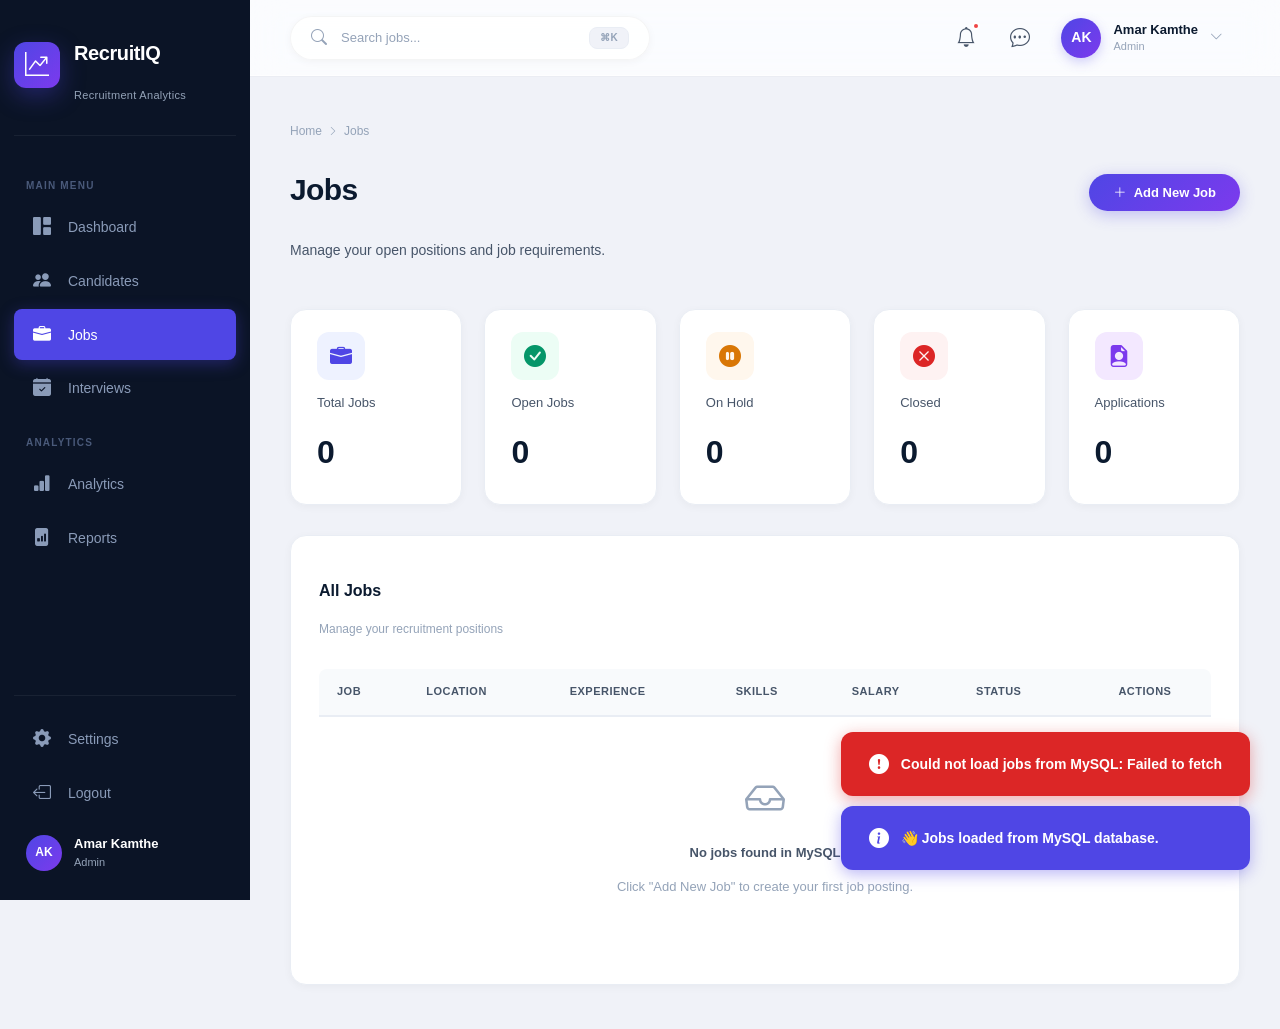
<file: jobs.html>
<!DOCTYPE html>
<html lang="en">
<head>
<meta charset="UTF-8">
<meta name="viewport" content="width=device-width, initial-scale=1.0">
<title>Jobs | RecruitIQ</title>
<link rel="stylesheet" href="https://cdn.jsdelivr.net/npm/bootstrap-icons@1.11.3/font/bootstrap-icons.min.css">
<style>
/* ============================================================
   COMMON RECRUITIQ PAGE LAYOUT
   ============================================================ */
html,
body {
    margin: 0;
    padding: 0;
    width: 100%;
    min-height: 100vh;
    overflow-x: hidden;
}

* {
    box-sizing: border-box;
}

/* SAME SIDEBAR */
.sidebar {
    position: fixed;
    left: 0;
    top: 0;
    bottom: 0;
    width: 250px !important;
    min-width: 250px !important;
    max-width: 250px !important;
    background: #0b1426;
    color: white;
    padding: 24px 14px;
    z-index: 100;
    display: flex;
    flex-direction: column;
    overflow-y: auto;
    transition: transform 0.3s ease;
}

/* SAME MAIN AREA */
.main {
    margin-left: 250px !important;
    width: calc(100% - 250px) !important;
    min-height: 100vh;
}

/* SAME CONTENT */
.content {
    width: 100%;
    max-width: none;
    padding: 30px;
}

/* SAME TOPBAR */
.topbar {
    width: 100%;
}

/* TABLES NEVER CHANGE PAGE WIDTH */
.table-wrap,
.table-wrapper {
    width: 100%;
    max-width: 100%;
    overflow-x: auto;
}

/* RESPONSIVE */
@media (min-width: 769px) {
    .sidebar {
        transform: none !important;
    }
}

@media (max-width: 768px) {

    .sidebar {
        width: 250px !important;
        min-width: 250px !important;
        max-width: 250px !important;
        transform: translateX(-100%);
    }

    .sidebar.open {
        transform: translateX(0);
    }

    .main {
        margin-left: 0 !important;
        width: 100% !important;
    }
}

/* ============================================================
   MAIN STYLES
   ============================================================ */
:root {
    --primary: #4f46e5;
    --primary-dark: #3730a3;
    --primary-light: #818cf8;
    --primary-gradient: linear-gradient(135deg, #4f46e5 0%, #7c3aed 100%);
    --bg-body: #f0f2f8;
    --bg-card: #ffffff;
    --bg-sidebar: #0b1426;
    --text-primary: #0b1a2f;
    --text-secondary: #475569;
    --text-muted: #94a3b8;
    --text-light: #e2e8f0;
    --border: #e9edf4;
    --border-light: #f1f4fb;
    --shadow-sm: 0 2px 8px rgba(0, 0, 0, 0.04);
    --shadow-md: 0 8px 30px rgba(0, 0, 0, 0.06);
    --shadow-lg: 0 20px 60px rgba(0, 0, 0, 0.08);
    --radius-sm: 8px;
    --radius-md: 12px;
    --radius-lg: 16px;
    --radius-xl: 20px;
    --radius-full: 9999px;
    --sidebar-width: 270px;
    --topbar-height: 76px;
    --transition: 0.35s cubic-bezier(0.22, 1, 0.36, 1);
    --success: #059669;
    --warning: #d97706;
    --danger: #dc2626;
}

body {
    font-family: 'Inter', -apple-system, BlinkMacSystemFont, 'Segoe UI', Roboto, sans-serif;
    background: var(--bg-body);
    color: var(--text-primary);
    line-height: 1.6;
    -webkit-font-smoothing: antialiased;
}

::-webkit-scrollbar {
    width: 5px;
    height: 5px;
}
::-webkit-scrollbar-track {
    background: transparent;
}
::-webkit-scrollbar-thumb {
    background: var(--text-muted);
    border-radius: var(--radius-full);
}

/* ============================================================
   SIDEBAR
   ============================================================ */
.brand {
    display: flex;
    align-items: center;
    gap: 14px;
    padding-bottom: 28px;
    border-bottom: 1px solid rgba(255, 255, 255, 0.06);
    margin-bottom: 24px;
}

.brand-icon {
    width: 46px;
    height: 46px;
    background: var(--primary-gradient);
    border-radius: var(--radius-md);
    display: flex;
    align-items: center;
    justify-content: center;
    font-size: 24px;
    color: white;
    box-shadow: 0 8px 24px rgba(79, 70, 229, 0.35);
    flex-shrink: 0;
}

.brand-text h2 {
    font-size: 20px;
    font-weight: 700;
    letter-spacing: -0.4px;
    color: white;
    line-height: 1.2;
}
.brand-text span {
    font-size: 11px;
    color: var(--text-muted);
    font-weight: 400;
    letter-spacing: 0.3px;
}

.menu-title {
    font-size: 10px;
    color: #4a5a7a;
    padding: 18px 12px 8px;
    font-weight: 700;
    letter-spacing: 1.2px;
    text-transform: uppercase;
}

.menu-item {
    display: flex;
    align-items: center;
    gap: 14px;
    padding: 11px 16px;
    margin-bottom: 3px;
    border-radius: var(--radius-sm);
    text-decoration: none;
    color: #8a9bb8;
    font-size: 14px;
    font-weight: 500;
    transition: all var(--transition);
    cursor: pointer;
    position: relative;
}

.menu-item i {
    font-size: 18px;
    width: 24px;
    text-align: center;
    flex-shrink: 0;
}

.menu-item .badge {
    margin-left: auto;
    background: rgba(79, 70, 229, 0.3);
    color: var(--primary-light);
    font-size: 10px;
    padding: 2px 10px;
    border-radius: var(--radius-full);
    font-weight: 600;
}

.menu-item:hover {
    background: rgba(255, 255, 255, 0.06);
    color: white;
    transform: translateX(4px);
}

.menu-item.active {
    background: var(--primary);
    color: white;
    box-shadow: 0 4px 16px rgba(79, 70, 229, 0.35);
}

.menu-item.active:hover {
    transform: none;
}

.sidebar-bottom {
    margin-top: auto;
    border-top: 1px solid rgba(255, 255, 255, 0.06);
    padding-top: 18px;
}

.sidebar-footer-user {
    display: flex;
    align-items: center;
    gap: 12px;
    padding: 12px 12px 4px;
    border-radius: var(--radius-sm);
}

.sidebar-footer-user .avatar-sm {
    width: 36px;
    height: 36px;
    border-radius: 50%;
    background: var(--primary-gradient);
    display: flex;
    align-items: center;
    justify-content: center;
    font-weight: 600;
    font-size: 12px;
    color: white;
    flex-shrink: 0;
}

.sidebar-footer-user .info {
    display: flex;
    flex-direction: column;
}
.sidebar-footer-user .info strong {
    font-size: 13px;
    color: white;
}
.sidebar-footer-user .info span {
    font-size: 11px;
    color: var(--text-muted);
}

/* ============================================================
   TOPBAR
   ============================================================ */
.topbar {
    height: var(--topbar-height);
    background: rgba(255, 255, 255, 0.72);
    backdrop-filter: blur(16px) saturate(180%);
    -webkit-backdrop-filter: blur(16px) saturate(180%);
    border-bottom: 1px solid rgba(255, 255, 255, 0.6);
    display: flex;
    align-items: center;
    justify-content: space-between;
    padding: 0 40px;
    flex-shrink: 0;
    position: sticky;
    top: 0;
    z-index: 50;
    box-shadow: 0 1px 0 rgba(0, 0, 0, 0.02);
}

.topbar-left {
    display: flex;
    align-items: center;
    gap: 18px;
}

.sidebar-toggle {
    display: none;
    background: transparent;
    border: none;
    font-size: 26px;
    color: var(--text-primary);
    cursor: pointer;
    padding: 6px;
    border-radius: var(--radius-sm);
    transition: background var(--transition);
}

.sidebar-toggle:hover {
    background: var(--bg-body);
}

.search-box {
    width: 360px;
    height: 44px;
    background: rgba(255, 255, 255, 0.8);
    border: 1px solid rgba(0, 0, 0, 0.04);
    border-radius: var(--radius-full);
    display: flex;
    align-items: center;
    gap: 12px;
    padding: 0 20px;
    transition: all var(--transition);
    box-shadow: var(--shadow-sm);
}

.search-box:focus-within {
    border-color: var(--primary);
    background: white;
    box-shadow: 0 0 0 4px rgba(79, 70, 229, 0.08), var(--shadow-sm);
}

.search-box input {
    width: 100%;
    border: none;
    outline: none;
    background: transparent;
    font-size: 13px;
    color: var(--text-primary);
}

.search-box input::placeholder {
    color: var(--text-muted);
}

.search-box i {
    color: var(--text-muted);
    font-size: 16px;
}

.search-shortcut {
    font-size: 10px;
    color: var(--text-muted);
    background: var(--bg-body);
    padding: 2px 10px;
    border-radius: var(--radius-sm);
    font-weight: 600;
    letter-spacing: 0.3px;
    border: 1px solid var(--border);
}

.top-actions {
    display: flex;
    align-items: center;
    gap: 18px;
}

.icon-btn {
    border: none;
    background: transparent;
    font-size: 20px;
    cursor: pointer;
    position: relative;
    color: var(--text-secondary);
    padding: 8px;
    border-radius: var(--radius-full);
    transition: all var(--transition);
}

.icon-btn:hover {
    color: var(--primary);
    background: rgba(79, 70, 229, 0.06);
}

.icon-btn .notification-dot {
    width: 8px;
    height: 8px;
    background: #ef4444;
    border-radius: 50%;
    position: absolute;
    top: 4px;
    right: 4px;
    border: 2px solid white;
    animation: pulse-dot 2s infinite;
}

@keyframes pulse-dot {
    0%, 100% { transform: scale(1); opacity: 1; }
    50% { transform: scale(1.4); opacity: 0.6; }
}

.profile {
    display: flex;
    align-items: center;
    gap: 12px;
    cursor: pointer;
    padding: 4px 16px 4px 4px;
    border-radius: var(--radius-full);
    transition: all var(--transition);
    border: 1px solid transparent;
}

.profile:hover {
    background: rgba(255, 255, 255, 0.6);
    border-color: var(--border);
}

.avatar {
    width: 40px;
    height: 40px;
    border-radius: 50%;
    background: var(--primary-gradient);
    color: white;
    display: flex;
    align-items: center;
    justify-content: center;
    font-weight: 600;
    font-size: 14px;
    flex-shrink: 0;
    box-shadow: 0 4px 12px rgba(79, 70, 229, 0.25);
}

.profile-info {
    display: flex;
    flex-direction: column;
    line-height: 1.3;
}

.profile-info strong {
    font-size: 13px;
    font-weight: 600;
}

.profile-info span {
    font-size: 11px;
    color: var(--text-muted);
}

.profile i.bi-chevron-down {
    color: var(--text-muted);
    font-size: 13px;
    transition: transform var(--transition);
}

.profile:hover i.bi-chevron-down {
    transform: rotate(180deg);
}

/* ============================================================
   CONTENT
   ============================================================ */
.content {
    padding: 34px 40px 44px;
    flex: 1;
}

/* --- Page Header --- */
.page-header {
    display: flex;
    justify-content: space-between;
    align-items: center;
    margin-bottom: 34px;
    flex-wrap: wrap;
    gap: 16px;
}

.breadcrumb {
    font-size: 12px;
    color: var(--text-muted);
    margin-bottom: 4px;
    font-weight: 500;
    display: flex;
    align-items: center;
    gap: 6px;
}

.breadcrumb i {
    font-size: 10px;
}

.page-header h1 {
    font-size: 30px;
    font-weight: 700;
    letter-spacing: -0.6px;
    color: var(--text-primary);
}

.subtitle {
    font-size: 14px;
    color: var(--text-secondary);
    margin-top: 2px;
}

.primary-btn {
    padding: 11px 24px;
    border-radius: var(--radius-full);
    font-size: 13px;
    font-weight: 600;
    cursor: pointer;
    display: inline-flex;
    align-items: center;
    gap: 8px;
    transition: all var(--transition);
    border: none;
    text-decoration: none;
    background: var(--primary-gradient);
    color: white;
    box-shadow: 0 4px 16px rgba(79, 70, 229, 0.3);
}

.primary-btn:hover {
    transform: translateY(-2px);
    box-shadow: 0 8px 32px rgba(79, 70, 229, 0.4);
}

/* ============================================================
   STATS CARDS
   ============================================================ */
.stats-grid {
    display: grid;
    grid-template-columns: repeat(5, 1fr);
    gap: 22px;
    margin-bottom: 30px;
}

.stat-card {
    background: var(--bg-card);
    padding: 22px 26px;
    border-radius: var(--radius-lg);
    border: 1px solid var(--border);
    transition: all var(--transition);
    box-shadow: var(--shadow-sm);
    position: relative;
    overflow: hidden;
}

.stat-card::before {
    content: '';
    position: absolute;
    top: 0;
    left: 0;
    right: 0;
    height: 3px;
    background: var(--primary-gradient);
    opacity: 0;
    transition: opacity var(--transition);
}

.stat-card:hover::before {
    opacity: 1;
}

.stat-card:hover {
    border-color: var(--primary-light);
    box-shadow: var(--shadow-md);
    transform: translateY(-4px);
}

.stat-card .stat-icon {
    width: 48px;
    height: 48px;
    border-radius: var(--radius-md);
    display: flex;
    align-items: center;
    justify-content: center;
    font-size: 22px;
    margin-bottom: 12px;
}

.stat-icon.blue {
    background: #eef2ff;
    color: var(--primary);
}
.stat-icon.green {
    background: #ecfdf5;
    color: var(--success);
}
.stat-icon.orange {
    background: #fff7ed;
    color: var(--warning);
}
.stat-icon.red {
    background: #fef2f2;
    color: var(--danger);
}
.stat-icon.purple {
    background: #f3e8ff;
    color: #7c3aed;
}

.stat-card p {
    color: var(--text-secondary);
    font-size: 13px;
    font-weight: 500;
}

.stat-card h2 {
    font-size: 32px;
    font-weight: 700;
    margin: 4px 0 4px;
    letter-spacing: -0.5px;
    color: var(--text-primary);
}

/* ============================================================
   PANEL
   ============================================================ */
.panel {
    background: var(--bg-card);
    border: 1px solid var(--border);
    border-radius: var(--radius-lg);
    padding: 26px 28px 24px;
    box-shadow: var(--shadow-sm);
    transition: all var(--transition);
}

.panel:hover {
    box-shadow: var(--shadow-md);
}

.panel-header {
    display: flex;
    justify-content: space-between;
    align-items: center;
    margin-bottom: 18px;
}

.panel-header h3 {
    font-size: 16px;
    font-weight: 600;
    color: var(--text-primary);
}

.panel-header p {
    font-size: 12px;
    color: var(--text-muted);
    margin-top: 2px;
}

/* ============================================================
   TABLE
   ============================================================ */
.table-wrapper {
    overflow-x: auto;
    border-radius: var(--radius-sm);
}

table {
    width: 100%;
    border-collapse: collapse;
    font-size: 13px;
}

th {
    background: #f8fafc;
    padding: 14px 18px;
    text-align: left;
    color: var(--text-secondary);
    font-weight: 600;
    font-size: 11px;
    letter-spacing: 0.5px;
    text-transform: uppercase;
    border-bottom: 2px solid var(--border);
    white-space: nowrap;
}

td {
    padding: 14px 18px;
    border-bottom: 1px solid var(--border-light);
    color: var(--text-primary);
    vertical-align: middle;
}

tr:last-child td {
    border-bottom: none;
}

tr:hover td {
    background: #fafbfd;
}

/* --- Job Name --- */
.job-name {
    display: flex;
    align-items: center;
    gap: 14px;
}

.job-icon {
    width: 42px;
    height: 42px;
    border-radius: var(--radius-md);
    background: #eef2ff;
    color: var(--primary);
    display: flex;
    align-items: center;
    justify-content: center;
    font-size: 18px;
    flex-shrink: 0;
}

.job-info {
    display: flex;
    flex-direction: column;
}

.job-info strong {
    font-size: 14px;
    font-weight: 600;
}

.job-info span {
    font-size: 11px;
    color: var(--text-muted);
}

/* --- Skills Tags --- */
.skills-tags {
    display: flex;
    flex-wrap: wrap;
    gap: 4px;
}

.skill-tag {
    padding: 2px 10px;
    background: var(--bg-body);
    border-radius: var(--radius-full);
    font-size: 10px;
    font-weight: 500;
    color: var(--text-secondary);
    border: 1px solid var(--border);
}

/* --- Status Badge --- */
.status {
    padding: 5px 14px;
    border-radius: var(--radius-full);
    font-size: 11px;
    font-weight: 600;
    display: inline-block;
    letter-spacing: 0.2px;
    white-space: nowrap;
}

.status.open {
    background: #ecfdf5;
    color: var(--success);
}
.status.hold {
    background: #fff7ed;
    color: var(--warning);
}
.status.closed {
    background: #fef2f2;
    color: var(--danger);
}

/* --- Action Buttons --- */
.action-buttons {
    display: flex;
    gap: 6px;
}

.action-btn {
    width: 34px;
    height: 34px;
    border: 1px solid var(--border);
    background: white;
    border-radius: var(--radius-sm);
    cursor: pointer;
    display: flex;
    align-items: center;
    justify-content: center;
    transition: all var(--transition);
    font-size: 14px;
    color: var(--text-secondary);
}

.action-btn:hover {
    background: var(--bg-body);
    border-color: var(--text-muted);
}

.action-btn.view:hover {
    color: var(--primary);
    border-color: var(--primary);
    background: #eef2ff;
}

.action-btn.edit:hover {
    color: var(--primary);
    border-color: var(--primary);
    background: #eef2ff;
}

.action-btn.delete:hover {
    color: var(--danger);
    border-color: var(--danger);
    background: #fef2f2;
}

/* ============================================================
   MODAL
   ============================================================ */
.modal-overlay {
    display: none;
    position: fixed;
    inset: 0;
    background: rgba(0, 0, 0, 0.4);
    z-index: 200;
    align-items: center;
    justify-content: center;
    padding: 20px;
    backdrop-filter: blur(4px);
}

.modal-overlay.active {
    display: flex;
}

.modal {
    background: white;
    border-radius: var(--radius-xl);
    max-width: 720px;
    width: 100%;
    max-height: 90vh;
    overflow-y: auto;
    padding: 32px 36px;
    box-shadow: var(--shadow-lg);
    animation: modalSlideUp 0.35s ease;
}

@keyframes modalSlideUp {
    from {
        opacity: 0;
        transform: translateY(30px) scale(0.96);
    }
    to {
        opacity: 1;
        transform: translateY(0) scale(1);
    }
}

.modal-header {
    display: flex;
    justify-content: space-between;
    align-items: center;
    margin-bottom: 24px;
}

.modal-header h2 {
    font-size: 22px;
    font-weight: 700;
}

.modal-close {
    background: transparent;
    border: none;
    font-size: 28px;
    cursor: pointer;
    color: var(--text-muted);
    transition: color var(--transition);
}

.modal-close:hover {
    color: var(--text-primary);
}

.modal-body {
    display: flex;
    flex-direction: column;
    gap: 16px;
}

.form-row {
    display: grid;
    grid-template-columns: 1fr 1fr;
    gap: 14px;
}

.form-group {
    display: flex;
    flex-direction: column;
    gap: 4px;
}

.form-group label {
    font-size: 12px;
    font-weight: 600;
    color: var(--text-secondary);
}

.form-group input,
.form-group select,
.form-group textarea {
    padding: 10px 14px;
    border: 1px solid var(--border);
    border-radius: var(--radius-sm);
    font-size: 13px;
    outline: none;
    transition: all var(--transition);
    font-family: inherit;
}

.form-group input:focus,
.form-group select:focus,
.form-group textarea:focus {
    border-color: var(--primary);
    box-shadow: 0 0 0 3px rgba(79, 70, 229, 0.08);
}

.form-group textarea {
    resize: vertical;
    min-height: 80px;
}

.modal-footer {
    display: flex;
    gap: 10px;
    margin-top: 24px;
    justify-content: flex-end;
}

.modal-footer button {
    padding: 10px 24px;
    border-radius: var(--radius-sm);
    border: none;
    font-size: 13px;
    font-weight: 600;
    cursor: pointer;
    transition: all var(--transition);
}

.modal-footer .cancel-btn {
    background: var(--bg-body);
    color: var(--text-secondary);
}

.modal-footer .cancel-btn:hover {
    background: var(--border);
}

.modal-footer .save-btn {
    background: var(--primary);
    color: white;
}

.modal-footer .save-btn:hover {
    background: var(--primary-dark);
    box-shadow: 0 4px 12px rgba(79, 70, 229, 0.3);
}

/* ============================================================
   TOAST NOTIFICATIONS
   ============================================================ */
.toast-container {
    position: fixed;
    bottom: 30px;
    right: 30px;
    z-index: 999;
    display: flex;
    flex-direction: column;
    gap: 10px;
}

.toast {
    padding: 16px 28px;
    border-radius: var(--radius-md);
    color: white;
    font-size: 14px;
    font-weight: 600;
    box-shadow: var(--shadow-lg);
    transform: translateX(120%);
    opacity: 0;
    transition: all 0.4s cubic-bezier(0.22, 1, 0.36, 1);
    min-width: 300px;
    display: flex;
    align-items: center;
    gap: 12px;
}

.toast.show {
    transform: translateX(0);
    opacity: 1;
}

.toast.success {
    background: var(--success);
    box-shadow: 0 4px 16px rgba(5, 150, 105, 0.4);
}

.toast.error {
    background: var(--danger);
    box-shadow: 0 4px 16px rgba(220, 38, 38, 0.4);
}

.toast.info {
    background: var(--primary);
    box-shadow: 0 4px 16px rgba(79, 70, 229, 0.4);
}

.toast i {
    font-size: 20px;
}

/* ============================================================
   OVERLAY (Mobile)
   ============================================================ */
.overlay {
    display: none;
    position: fixed;
    inset: 0;
    background: rgba(0, 0, 0, 0.35);
    z-index: 90;
    opacity: 0;
    transition: opacity 0.35s ease;
}

.overlay.active {
    display: block;
    opacity: 1;
}

/* ============================================================
   RESPONSIVE
   ============================================================ */
@media (max-width: 1100px) {
    .stats-grid {
        grid-template-columns: repeat(2, 1fr);
    }
    .search-box {
        width: 200px;
    }
}

@media (max-width: 768px) {
    .sidebar {
        transform: translateX(-100%);
        width: 290px;
        box-shadow: 4px 0 48px rgba(0, 0, 0, 0.2);
    }

    .sidebar.open {
        transform: translateX(0);
    }

    .sidebar-toggle {
        display: block;
    }

    .main {
        margin-left: 0;
    }

    .topbar {
        padding: 0 16px;
        height: 64px;
        flex-wrap: wrap;
        gap: 6px;
    }

    .topbar-left {
        flex: 1;
    }

    .search-box {
        width: 100%;
        max-width: 260px;
        height: 38px;
    }

    .search-shortcut {
        display: none;
    }

    .profile-info {
        display: none;
    }

    .profile i.bi-chevron-down {
        display: none;
    }

    .profile {
        padding: 2px 8px 2px 2px;
    }

    .content {
        padding: 18px 16px 30px;
    }

    .page-header {
        flex-direction: column;
        align-items: flex-start;
    }

    .page-header h1 {
        font-size: 22px;
    }

    .primary-btn {
        width: 100%;
        justify-content: center;
    }

    .stats-grid {
        grid-template-columns: 1fr 1fr;
        gap: 12px;
    }

    .stat-card {
        padding: 16px 18px;
    }

    .stat-card h2 {
        font-size: 24px;
    }

    .panel {
        padding: 16px;
    }

    .form-row {
        grid-template-columns: 1fr;
    }

    .modal {
        padding: 24px;
        margin: 12px;
    }

    .table-wrapper {
        margin: 0 -16px;
        padding: 0 16px;
    }

    th, td {
        padding: 10px 12px;
        font-size: 12px;
    }

    .brand-text h2 {
        font-size: 17px;
    }

    .sidebar-footer-user {
        display: none;
    }

    .toast {
        min-width: unset;
        width: calc(100vw - 40px);
    }
}

@media (max-width: 480px) {
    .stats-grid {
        grid-template-columns: 1fr;
    }

    .top-actions .icon-btn:not(.notification-btn) {
        display: none;
    }

    .avatar {
        width: 34px;
        height: 34px;
        font-size: 11px;
    }

    .stat-card h2 {
        font-size: 20px;
    }

    .job-icon {
        width: 34px;
        height: 34px;
        font-size: 14px;
    }
}

/* ============================================================
   ANIMATIONS
   ============================================================ */
@keyframes fadeSlideUp {
    from {
        opacity: 0;
        transform: translateY(24px);
    }
    to {
        opacity: 1;
        transform: translateY(0);
    }
}

.stat-card {
    animation: fadeSlideUp 0.5s ease forwards;
}
.stat-card:nth-child(2) { animation-delay: 0.06s; }
.stat-card:nth-child(3) { animation-delay: 0.12s; }
.stat-card:nth-child(4) { animation-delay: 0.18s; }
.stat-card:nth-child(5) { animation-delay: 0.24s; }

.panel {
    animation: fadeSlideUp 0.5s ease forwards;
    animation-delay: 0.1s;
}

/* Sidebar menu count badges removed */
.sidebar .menu-item .badge {
    display: none !important;
}

</style>
</head>
<body>

<div class="app">
    <!-- Mobile overlay -->
    <div class="overlay" id="overlay"></div>

    <!-- ===== SIDEBAR ===== -->
    <aside class="sidebar" id="sidebar">
        <div class="brand">
            <div class="brand-icon"><i class="bi bi-graph-up-arrow"></i></div>
            <div class="brand-text">
                <h2>RecruitIQ</h2>
                <span>Recruitment Analytics</span>
            </div>
        </div>

        <div class="menu-title">Main Menu</div>
        <nav>
            <a href="dashboard.html" class="menu-item">
                <i class="bi bi-grid-1x2-fill"></i> Dashboard
            </a>
            <a href="candidates.html" class="menu-item">
                <i class="bi bi-people-fill"></i> Candidates
            </a>
            <a href="jobs.html" class="menu-item active">
                <i class="bi bi-briefcase-fill"></i> Jobs
            </a>
            <a href="interviews.html" class="menu-item">
                <i class="bi bi-calendar-check-fill"></i> Interviews
            </a>
        </nav>

        <div class="menu-title">Analytics</div>
        <nav>
            <a href="analytics.html" class="menu-item">
                <i class="bi bi-bar-chart-fill"></i> Analytics
            </a>
            <a href="reports.html" class="menu-item">
                <i class="bi bi-file-bar-graph-fill"></i> Reports
            </a>
        </nav>

        <div class="sidebar-bottom">
            <a href="settings.html" class="menu-item"><i class="bi bi-gear-fill"></i> Settings</a>
            <a href="index.html" class="menu-item logout"><i class="bi bi-box-arrow-left"></i> Logout</a>
            <div class="sidebar-footer-user">
                <div class="avatar-sm">AK</div>
                <div class="info">
                    <strong>Amar Kamthe</strong>
                    <span>Admin</span>
                </div>
            </div>
        </div>
    </aside>

    <!-- ===== MAIN ===== -->
    <main class="main">

        <!-- ===== TOPBAR ===== -->
        <header class="topbar">
            <div class="topbar-left">
                <button class="sidebar-toggle" id="sidebarToggle" aria-label="Toggle sidebar">
                    <i class="bi bi-list"></i>
                </button>
                <div class="search-box">
                    <i class="bi bi-search"></i>
                    <input type="text" id="topSearch" placeholder="Search jobs..." />
                    <span class="search-shortcut">⌘K</span>
                </div>
            </div>

            <div class="top-actions">
                <button class="icon-btn notification-btn" id="notifyBtn">
                    <i class="bi bi-bell"></i>
                    <span class="notification-dot"></span>
                </button>
                <button class="icon-btn" id="messageBtn">
                    <i class="bi bi-chat-dots"></i>
                </button>
                <div class="profile">
                    <div class="avatar">AK</div>
                    <div class="profile-info">
                        <strong>Amar Kamthe</strong>
                        <span>Admin</span>
                    </div>
                    <i class="bi bi-chevron-down"></i>
                </div>
            </div>
        </header>

        <!-- ===== CONTENT ===== -->
        <section class="content">

            <!-- Page Header -->
            <div class="page-header">
                <div>
                    <p class="breadcrumb">Home <i class="bi bi-chevron-right"></i> Jobs</p>
                    <h1>Jobs</h1>
                    <p class="subtitle">Manage your open positions and job requirements.</p>
                </div>
                <button class="primary-btn" onclick="openAddJob()">
                    <i class="bi bi-plus-lg"></i> Add New Job
                </button>
            </div>

            <!-- Stats -->
            <div class="stats-grid">
                <div class="stat-card">
                    <div class="stat-icon blue"><i class="bi bi-briefcase-fill"></i></div>
                    <p>Total Jobs</p>
                    <h2 id="totalJobs">0</h2>
                </div>
                <div class="stat-card">
                    <div class="stat-icon green"><i class="bi bi-check-circle-fill"></i></div>
                    <p>Open Jobs</p>
                    <h2 id="openJobs">0</h2>
                </div>
                <div class="stat-card">
                    <div class="stat-icon orange"><i class="bi bi-pause-circle-fill"></i></div>
                    <p>On Hold</p>
                    <h2 id="holdJobs">0</h2>
                </div>
                <div class="stat-card">
                    <div class="stat-icon red"><i class="bi bi-x-circle-fill"></i></div>
                    <p>Closed</p>
                    <h2 id="closedJobs">0</h2>
                </div>

                <div class="stat-card">
                    <div class="stat-icon purple"><i class="bi bi-file-earmark-person-fill"></i></div>
                    <p>Applications</p>
                    <h2 id="applicationCount">0</h2>
                </div>
            </div>

            <!-- Job Table -->
            <div class="panel">
                <div class="panel-header">
                    <div>
                        <h3>All Jobs</h3>
                        <p>Manage your recruitment positions</p>
                    </div>
                </div>
                <div class="table-wrapper">
                    <table>
                        <thead>
                            <tr>
                                <th>Job</th>
                                <th>Location</th>
                                <th>Experience</th>
                                <th>Skills</th>
                                <th>Salary</th>
                                <th>Status</th>
                                <th style="text-align:center;">Actions</th>
                            </tr>
                        </thead>
                        <tbody id="jobsTable"></tbody>
                    </table>
                </div>
            </div>

        </section>
    </main>
</div>

<!-- ===== TOAST CONTAINER ===== -->
<div class="toast-container" id="toastContainer"></div>

<!-- ===== JOB MODAL ===== -->
<div class="modal-overlay" id="jobModal">
    <div class="modal">
        <div class="modal-header">
            <h2 id="modalTitle">Add New Job</h2>
            <button class="modal-close" onclick="closeJobModal()">&times;</button>
        </div>
        <div class="modal-body">
            <form id="jobForm" onsubmit="saveJob(event)">
                <input type="hidden" id="editJobId">

                <div class="form-row">
                    <div class="form-group">
                        <label>Job Title *</label>
                        <input type="text" id="jobTitle" placeholder="e.g. Data Analyst" required />
                    </div>
                    <div class="form-group">
                        <label>Department</label>
                        <input type="text" id="department" placeholder="e.g. IT / Analytics" />
                    </div>
                </div>

                <div class="form-row">
                    <div class="form-group">
                        <label>Location *</label>
                        <input type="text" id="location" placeholder="e.g. Pune" required />
                    </div>
                    <div class="form-group">
                        <label>Experience</label>
                        <select id="jobExperience">
                            <option value="">Select Experience</option>
                            <option>Fresher</option>
                            <option>0-2 years</option>
                            <option>2-4 years</option>
                            <option>4-6 years</option>
                            <option>6-8 years</option>
                            <option>8+ years</option>
                        </select>
                    </div>
                </div>

                <div class="form-row">
                    <div class="form-group">
                        <label>Salary Range</label>
                        <input type="text" id="salary" placeholder="e.g. 3-6 LPA" />
                    </div>
                    <div class="form-group">
                        <label>Status *</label>
                        <select id="jobStatus" required>
                            <option value="Open">Open</option>
                            <option value="Hold">On Hold</option>
                            <option value="Closed">Closed</option>
                        </select>
                    </div>
                </div>

                <div class="form-group">
                    <label>Skills (comma separated)</label>
                    <input type="text" id="jobSkills" placeholder="e.g. SQL, Python, Power BI" />
                </div>

                <div class="form-group">
                    <label>Job Description</label>
                    <textarea id="jobDescription" placeholder="Describe the job requirements..."></textarea>
                </div>

                <div class="modal-footer">
                    <button type="button" class="cancel-btn" onclick="closeJobModal()">Cancel</button>
                    <button type="submit" class="save-btn">Save Job</button>
                </div>
            </form>
        </div>
    </div>
</div>

<!-- ===== VIEW MODAL ===== -->
<div class="modal-overlay" id="viewModal">
    <div class="modal" style="max-width:600px;">
        <div class="modal-header">
            <h2 id="viewTitle">Job Details</h2>
            <button class="modal-close" onclick="closeViewModal()">&times;</button>
        </div>
        <div class="modal-body" id="viewContent">
            <!-- Dynamically populated -->
        </div>
    </div>
</div>

<script>
// ============================================================
// MYSQL API CONFIGURATION
// ============================================================
const API_BASE = 'http://localhost:5000/api';

let jobs = [];

// ============================================================
// TOAST SYSTEM
// ============================================================
function showToast(message, type = 'success') {
    const container = document.getElementById('toastContainer');
    const toast = document.createElement('div');

    const icons = {
        success: 'bi-check-circle-fill',
        error: 'bi-exclamation-circle-fill',
        info: 'bi-info-circle-fill'
    };

    toast.className = `toast ${type}`;
    toast.innerHTML = `<i class="bi ${icons[type] || icons.info}"></i> ${message}`;
    container.appendChild(toast);

    setTimeout(() => toast.classList.add('show'), 10);

    setTimeout(() => {
        toast.classList.remove('show');
        setTimeout(() => toast.remove(), 400);
    }, 4000);
}

// ============================================================
// API HELPER
// ============================================================
async function apiRequest(url, options = {}) {
    const response = await fetch(url, {
        ...options,
        headers: {
            'Content-Type': 'application/json',
            'Accept': 'application/json',
            ...(options.headers || {})
        }
    });

    let data = {};
    try {
        data = await response.json();
    } catch (e) {}

    if (!response.ok || data.success === false) {
        throw new Error(data.message || data.error || `HTTP ${response.status}`);
    }

    return data;
}

// ============================================================
// NORMALIZE SKILLS
// ============================================================
function normalizeSkills(skills) {
    if (Array.isArray(skills)) {
        return skills.map(s => String(s).trim()).filter(Boolean);
    }

    if (typeof skills === 'string') {
        return skills.split(',').map(s => s.trim()).filter(Boolean);
    }

    return [];
}

// ============================================================
// LOAD JOBS FROM MYSQL
// ============================================================
async function loadJobs() {
    const tbody = document.getElementById('jobsTable');

    tbody.innerHTML = `
        <tr>
            <td colspan="7" style="text-align:center; padding:50px 20px; color:var(--text-muted);">
                <i class="bi bi-arrow-repeat" style="font-size:30px; display:block; margin-bottom:12px;"></i>
                Loading jobs...
            </td>
        </tr>
    `;

    try {
        const data = await apiRequest(`${API_BASE}/jobs`);

        jobs = Array.isArray(data.jobs)
            ? data.jobs.map(normalizeJob)
            : [];

        renderJobs();
        await updateApplicationCount();

    } catch (error) {
        console.error('Failed to load jobs:', error);

        jobs = [];
        renderJobs();

        showToast(`Could not load jobs from MySQL: ${error.message}`, 'error');
    }
}

function normalizeJob(job) {
    return {
        id: Number(job.id),
        title: job.title || '',
        department: job.department || '',
        location: job.location || '',
        experience: job.experience || '',
        salary: job.salary || '',
        status: job.status || 'Open',
        skills: normalizeSkills(job.skills),
        description: job.description || ''
    };
}

// ============================================================
// RENDER JOBS
// ============================================================
function renderJobs() {
    const tbody = document.getElementById('jobsTable');
    const searchQuery =
        document.getElementById('topSearch')?.value.trim().toLowerCase() || '';

    const filtered = jobs.filter(job => {
        const title = String(job.title || '').toLowerCase();
        const department = String(job.department || '').toLowerCase();
        const location = String(job.location || '').toLowerCase();
        const skills = normalizeSkills(job.skills).join(' ').toLowerCase();

        return (
            title.includes(searchQuery) ||
            department.includes(searchQuery) ||
            location.includes(searchQuery) ||
            skills.includes(searchQuery)
        );
    });

    if (filtered.length === 0) {
        tbody.innerHTML = `
            <tr>
                <td colspan="7" style="text-align:center; padding:50px 20px; color:var(--text-muted);">
                    <i class="bi bi-inbox" style="font-size:40px; display:block; margin-bottom:12px;"></i>
                    <strong style="color:var(--text-secondary);">
                        ${jobs.length === 0 ? 'No jobs found in MySQL' : 'No matching jobs found'}
                    </strong>
                    <p>
                        ${jobs.length === 0
                            ? 'Click "Add New Job" to create your first job posting.'
                            : 'Try a different search term.'}
                    </p>
                </td>
            </tr>
        `;

        updateStats();
        return;
    }

    tbody.innerHTML = filtered.map(job => {
        const skills = normalizeSkills(job.skills);
        const status = job.status || 'Open';
        const statusClass = status.toLowerCase().replace(/\s+/g, '-');

        return `
            <tr>
                <td>
                    <div class="job-name">
                        <div class="job-icon"><i class="bi bi-briefcase"></i></div>
                        <div class="job-info">
                            <strong>${escapeHtml(job.title)}</strong>
                            <span>${escapeHtml(job.department || 'No department')}</span>
                        </div>
                    </div>
                </td>
                <td>${escapeHtml(job.location || 'N/A')}</td>
                <td>${escapeHtml(job.experience || 'N/A')}</td>
                <td>
                    <div class="skills-tags">
                        ${
                            skills.length
                                ? skills.map(s => `<span class="skill-tag">${escapeHtml(s)}</span>`).join('')
                                : `<span style="color:var(--text-muted); font-size:11px;">No skills</span>`
                        }
                    </div>
                </td>
                <td>${escapeHtml(job.salary || 'N/A')}</td>
                <td>
                    <span class="status ${statusClass}">
                        ${escapeHtml(status)}
                    </span>
                </td>
                <td style="text-align:center;">
                    <div class="action-buttons" style="justify-content:center;">
                        <button class="action-btn view" title="View" onclick="viewJob(${job.id})">
                            <i class="bi bi-eye"></i>
                        </button>
                        <button class="action-btn edit" title="Edit" onclick="editJob(${job.id})">
                            <i class="bi bi-pencil"></i>
                        </button>
                        <button class="action-btn delete" title="Delete" onclick="deleteJob(${job.id})">
                            <i class="bi bi-trash"></i>
                        </button>
                    </div>
                </td>
            </tr>
        `;
    }).join('');

    updateStats();
}

// ============================================================
// ESCAPE HTML
// ============================================================
function escapeHtml(text) {
    if (text === null || text === undefined) return '';

    return String(text).replace(/[&<>"']/g, m => ({
        '&': '&amp;',
        '<': '&lt;',
        '>': '&gt;',
        '"': '&quot;',
        "'": '&#039;'
    })[m]);
}

// ============================================================
// STATS
// ============================================================
function updateStats() {
    const total = jobs.length;

    const open = jobs.filter(
        j => String(j.status).toLowerCase() === 'open'
    ).length;

    const hold = jobs.filter(
        j => String(j.status).toLowerCase() === 'hold'
    ).length;

    const closed = jobs.filter(
        j => String(j.status).toLowerCase() === 'closed'
    ).length;

    document.getElementById('totalJobs').textContent = total;
    document.getElementById('openJobs').textContent = open;
    document.getElementById('holdJobs').textContent = hold;
    document.getElementById('closedJobs').textContent = closed;
}

// ============================================================
// APPLICATION COUNT FROM MYSQL
// ============================================================
async function updateApplicationCount() {
    const element = document.getElementById('applicationCount');
    if (!element) return;

    try {
        const data = await apiRequest(`${API_BASE}/candidates`);
        element.textContent = Array.isArray(data.candidates)
            ? data.candidates.length
            : '0';
    } catch (error) {
        console.warn('Could not load application count:', error);
        element.textContent = '0';
    }
}

// ============================================================
// OPEN ADD JOB MODAL
// ============================================================
function openAddJob() {
    document.getElementById('modalTitle').textContent = 'Add New Job';

    document.getElementById('editJobId').value = '';
    document.getElementById('jobTitle').value = '';
    document.getElementById('department').value = '';
    document.getElementById('location').value = '';
    document.getElementById('jobExperience').value = '';
    document.getElementById('salary').value = '';
    document.getElementById('jobStatus').value = 'Open';
    document.getElementById('jobSkills').value = '';
    document.getElementById('jobDescription').value = '';

    document.getElementById('jobModal').classList.add('active');
}

// ============================================================
// EDIT JOB
// ============================================================
function editJob(id) {
    const job = jobs.find(j => Number(j.id) === Number(id));

    if (!job) {
        showToast('Job not found.', 'error');
        return;
    }

    document.getElementById('modalTitle').textContent = 'Edit Job';
    document.getElementById('editJobId').value = job.id;
    document.getElementById('jobTitle').value = job.title || '';
    document.getElementById('department').value = job.department || '';
    document.getElementById('location').value = job.location || '';
    document.getElementById('jobExperience').value = job.experience || '';
    document.getElementById('salary').value = job.salary || '';
    document.getElementById('jobStatus').value = job.status || 'Open';
    document.getElementById('jobSkills').value =
        normalizeSkills(job.skills).join(', ');
    document.getElementById('jobDescription').value = job.description || '';

    document.getElementById('jobModal').classList.add('active');
}

// ============================================================
// SAVE JOB - MYSQL CREATE / UPDATE
// ============================================================
async function saveJob(event) {
    event.preventDefault();

    const id = document.getElementById('editJobId').value.trim();

    const title = document.getElementById('jobTitle').value.trim();
    const department = document.getElementById('department').value.trim();
    const location = document.getElementById('location').value.trim();
    const experience = document.getElementById('jobExperience').value;
    const salary = document.getElementById('salary').value.trim();
    const status = document.getElementById('jobStatus').value;
    const skills = document.getElementById('jobSkills').value.trim();
    const description = document.getElementById('jobDescription').value.trim();

    if (!title || !location) {
        showToast('Please fill in all required fields.', 'error');
        return;
    }

    const payload = {
        title,
        department,
        location,
        experience,
        skills,
        salary,
        description,
        status
    };

    const saveButton = document.querySelector('#jobForm .save-btn');
    const originalText = saveButton.textContent;

    saveButton.disabled = true;
    saveButton.textContent = id ? 'Updating...' : 'Saving...';

    try {
        if (id) {
            await apiRequest(`${API_BASE}/jobs/${id}`, {
                method: 'PUT',
                body: JSON.stringify(payload)
            });

            showToast(`✏️ "${title}" has been updated in MySQL.`, 'success');

        } else {
            const data = await apiRequest(`${API_BASE}/jobs`, {
                method: 'POST',
                body: JSON.stringify(payload)
            });

            showToast(
                `✅ "${title}" has been saved to MySQL (ID: ${data.id}).`,
                'success'
            );
        }

        closeJobModal();

        // Always reload from MySQL.
        await loadJobs();

    } catch (error) {
        console.error('Save job error:', error);

        showToast(`Could not save job: ${error.message}`, 'error');

    } finally {
        saveButton.disabled = false;
        saveButton.textContent = originalText;
    }
}

// ============================================================
// VIEW JOB
// ============================================================
function viewJob(id) {
    const job = jobs.find(j => Number(j.id) === Number(id));

    if (!job) {
        showToast('Job not found.', 'error');
        return;
    }

    const skills = normalizeSkills(job.skills);

    document.getElementById('viewTitle').textContent = job.title;

    document.getElementById('viewContent').innerHTML = `
        <div style="display:grid; grid-template-columns:1fr 1fr; gap:16px;">

            <div style="background:#f8fafc; border-radius:10px; padding:16px;">
                <span style="color:var(--text-muted); font-size:11px;">Department</span>
                <strong style="display:block; font-size:15px;">
                    ${escapeHtml(job.department || 'N/A')}
                </strong>
            </div>

            <div style="background:#f8fafc; border-radius:10px; padding:16px;">
                <span style="color:var(--text-muted); font-size:11px;">Location</span>
                <strong style="display:block; font-size:15px;">
                    ${escapeHtml(job.location || 'N/A')}
                </strong>
            </div>

            <div style="background:#f8fafc; border-radius:10px; padding:16px;">
                <span style="color:var(--text-muted); font-size:11px;">Experience</span>
                <strong style="display:block; font-size:15px;">
                    ${escapeHtml(job.experience || 'N/A')}
                </strong>
            </div>

            <div style="background:#f8fafc; border-radius:10px; padding:16px;">
                <span style="color:var(--text-muted); font-size:11px;">Salary</span>
                <strong style="display:block; font-size:15px;">
                    ${escapeHtml(job.salary || 'N/A')}
                </strong>
            </div>

            <div style="background:#f8fafc; border-radius:10px; padding:16px; grid-column:1/-1;">
                <span style="color:var(--text-muted); font-size:11px;">Status</span>
                <span
                    class="status ${(job.status || 'Open').toLowerCase()}"
                    style="display:inline-block; margin-top:4px;">
                    ${escapeHtml(job.status || 'Open')}
                </span>
            </div>

            <div style="background:#f8fafc; border-radius:10px; padding:16px; grid-column:1/-1;">
                <span style="color:var(--text-muted); font-size:11px;">Skills</span>
                <div class="skills-tags" style="margin-top:6px;">
                    ${
                        skills.length
                            ? skills.map(s => `<span class="skill-tag">${escapeHtml(s)}</span>`).join('')
                            : '<span style="color:var(--text-muted);">No skills provided.</span>'
                    }
                </div>
            </div>

            <div style="background:#f8fafc; border-radius:10px; padding:16px; grid-column:1/-1;">
                <span style="color:var(--text-muted); font-size:11px;">Description</span>
                <p style="font-size:14px; margin-top:4px; line-height:1.6;">
                    ${escapeHtml(job.description || 'No description provided.')}
                </p>
            </div>

        </div>
    `;

    document.getElementById('viewModal').classList.add('active');
}

// ============================================================
// DELETE JOB - MYSQL
// ============================================================
async function deleteJob(id) {
    const job = jobs.find(j => Number(j.id) === Number(id));

    if (!job) {
        showToast('Job not found.', 'error');
        return;
    }

    const confirmed = confirm(
        `Are you sure you want to delete "${job.title}"?`
    );

    if (!confirmed) return;

    try {
        await apiRequest(`${API_BASE}/jobs/${id}`, {
            method: 'DELETE'
        });

        showToast(
            `🗑️ "${job.title}" has been deleted from MySQL.`,
            'info'
        );

        await loadJobs();

    } catch (error) {
        console.error('Delete job error:', error);

        showToast(
            `Could not delete job: ${error.message}`,
            'error'
        );
    }
}

// ============================================================
// MODAL CONTROLS
// ============================================================
function closeJobModal() {
    document.getElementById('jobModal').classList.remove('active');
}

function closeViewModal() {
    document.getElementById('viewModal').classList.remove('active');
}

document.getElementById('jobModal')?.addEventListener('click', function(e) {
    if (e.target === this) closeJobModal();
});

document.getElementById('viewModal')?.addEventListener('click', function(e) {
    if (e.target === this) closeViewModal();
});

// ============================================================
// SIDEBAR TOGGLE
// ============================================================
const sidebar = document.getElementById('sidebar');
const overlay = document.getElementById('overlay');
const toggleBtn = document.getElementById('sidebarToggle');

function closeSidebar() {
    sidebar.classList.remove('open');
    overlay.classList.remove('active');
}

if (toggleBtn) {
    toggleBtn.addEventListener('click', function(e) {
        e.stopPropagation();
        sidebar.classList.toggle('open');
        overlay.classList.toggle('active');
    });
}

overlay.addEventListener('click', closeSidebar);

window.addEventListener('resize', function() {
    if (window.innerWidth > 768) {
        closeSidebar();
    }
});

// ============================================================
// SEARCH
// ============================================================
document.getElementById('topSearch')?.addEventListener('input', function() {
    renderJobs();
});

// ============================================================
// KEYBOARD SHORTCUTS
// ============================================================
document.addEventListener('keydown', function(e) {
    if ((e.metaKey || e.ctrlKey) && e.key.toLowerCase() === 'k') {
        e.preventDefault();

        const search = document.getElementById('topSearch');
        if (search) search.focus();
    }

    if (e.key === 'Escape') {
        closeJobModal();
        closeViewModal();
    }
});

// ============================================================
// NOTIFICATIONS
// ============================================================
document.getElementById('notifyBtn')?.addEventListener('click', function() {
    showToast('📬 You have 3 new recruitment notifications.', 'info');
});

document.getElementById('messageBtn')?.addEventListener('click', function() {
    showToast('💬 You have no new messages.', 'info');
});

// ============================================================
// INIT
// ============================================================
document.addEventListener('DOMContentLoaded', async function() {
    await loadJobs();

    setTimeout(() => {
        showToast('👋 Jobs loaded from MySQL database.', 'info');
    }, 600);
});
</script>
</body>
</html>
</file>
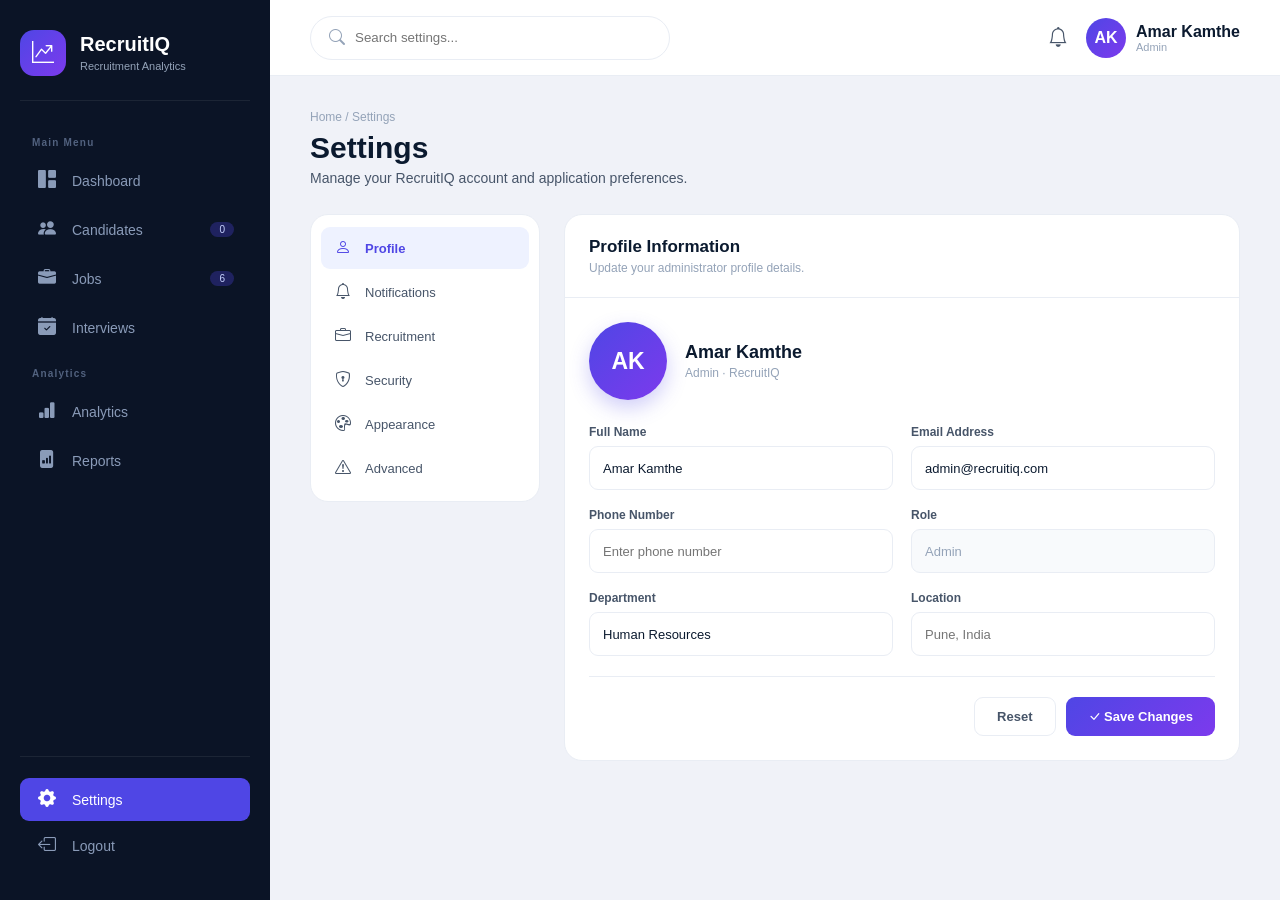
<file: settings.html>
<!DOCTYPE html>
<html lang="en">
<head>
<meta charset="UTF-8">
<meta name="viewport" content="width=device-width, initial-scale=1.0">

<title>Settings | RecruitIQ</title>

<link rel="stylesheet"
href="https://cdn.jsdelivr.net/npm/bootstrap-icons@1.11.3/font/bootstrap-icons.min.css">

<style>

*{
    box-sizing:border-box;
    margin:0;
    padding:0;
}

:root{
    --primary:#4f46e5;
    --purple:#7c3aed;
    --gradient:linear-gradient(135deg,#4f46e5,#7c3aed);

    --bg:#f0f2f8;
    --card:#ffffff;
    --text:#0b1a2f;
    --secondary:#475569;
    --muted:#94a3b8;
    --border:#e9edf4;

    --sidebar:#0b1426;
}

body{
    font-family:Arial,"Segoe UI",sans-serif;
    background:var(--bg);
    color:var(--text);
    transition:.25s;
}

body.dark{
    --bg:#0f172a;
    --card:#172033;
    --text:#f8fafc;
    --secondary:#cbd5e1;
    --muted:#94a3b8;
    --border:#273449;
    --sidebar:#080f1e;
}

a{
    text-decoration:none;
    color:inherit;
}

button,
input,
select{
    font-family:inherit;
}

.app{
    min-height:100vh;
}

/* ================= SIDEBAR ================= */

.sidebar{
    position:fixed;
    left:0;
    top:0;
    bottom:0;

    width:270px;

    background:var(--sidebar);
    color:white;

    padding:30px 20px;

    display:flex;
    flex-direction:column;

    overflow-y:auto;

    z-index:100;
}

.brand{
    display:flex;
    align-items:center;
    gap:14px;

    padding-bottom:24px;
    margin-bottom:20px;

    border-bottom:1px solid #ffffff12;
}

.brand-icon{
    width:46px;
    height:46px;

    border-radius:14px;

    background:var(--gradient);

    display:grid;
    place-items:center;

    font-size:22px;
}

.brand h2{
    font-size:20px;
}

.brand span{
    color:#94a3b8;
    font-size:11px;
}

.menu-title{
    color:#52627f;

    font-size:10px;

    font-weight:700;

    letter-spacing:1.2px;

    padding:16px 12px 8px;
}

.menu-item{
    display:flex;
    align-items:center;

    gap:14px;

    padding:11px 16px;

    margin:3px 0;

    border-radius:9px;

    color:#8a9bb8;

    font-size:14px;

    transition:.2s;
}

.menu-item i{
    width:22px;

    text-align:center;

    font-size:18px;
}

.menu-item:hover{
    color:#fff;
    background:#ffffff0d;
}

.menu-item.active{
    color:#fff;
    background:#4f46e5;
}

.badge{
    margin-left:auto;

    background:#4f46e54d;

    color:#c7d2fe;

    padding:2px 9px;

    border-radius:99px;

    font-size:10px;
}

.sidebar-bottom{
    margin-top:auto;

    border-top:1px solid #ffffff12;

    padding-top:18px;
}

/* ================= MAIN ================= */

.main{
    margin-left:270px;

    min-height:100vh;
}

/* ================= TOPBAR ================= */

.topbar{
    height:76px;

    background:var(--card);

    border-bottom:1px solid var(--border);

    display:flex;

    align-items:center;

    justify-content:space-between;

    padding:0 40px;

    position:sticky;

    top:0;

    z-index:50;
}

.top-left{
    display:flex;

    align-items:center;

    gap:15px;
}

.mobile-menu{
    display:none;

    border:0;

    background:transparent;

    color:var(--text);

    font-size:24px;

    cursor:pointer;
}

.search{
    width:360px;

    height:44px;

    background:var(--card);

    border:1px solid var(--border);

    border-radius:999px;

    display:flex;

    align-items:center;

    gap:10px;

    padding:0 18px;
}

.search i{
    color:var(--muted);
}

.search input{
    width:100%;

    border:0;

    outline:0;

    background:transparent;

    color:var(--text);
}

.top-actions{
    display:flex;

    align-items:center;

    gap:18px;
}

.icon-btn{
    border:0;

    background:transparent;

    color:var(--secondary);

    font-size:20px;

    cursor:pointer;
}

.profile{
    display:flex;

    align-items:center;

    gap:10px;
}

.avatar{
    width:40px;

    height:40px;

    border-radius:50%;

    background:var(--gradient);

    color:white;

    display:grid;

    place-items:center;

    font-weight:700;
}

.profile small{
    display:block;

    color:var(--muted);

    font-size:11px;
}

/* ================= CONTENT ================= */

.content{
    padding:34px 40px 60px;
}

.breadcrumb{
    color:var(--muted);

    font-size:12px;

    margin-bottom:7px;
}

.page-header{
    display:flex;

    justify-content:space-between;

    align-items:flex-end;

    margin-bottom:28px;

    gap:20px;
}

.page-header h1{
    font-size:30px;

    margin-bottom:5px;
}

.subtitle{
    color:var(--secondary);

    font-size:14px;
}

/* ================= SETTINGS LAYOUT ================= */

.settings-layout{
    display:grid;

    grid-template-columns:230px 1fr;

    gap:24px;

    align-items:start;
}

/* ================= SETTINGS NAV ================= */

.settings-nav{
    background:var(--card);

    border:1px solid var(--border);

    border-radius:18px;

    padding:10px;

    position:sticky;

    top:100px;
}

.settings-nav button{
    width:100%;

    border:0;

    background:transparent;

    color:var(--secondary);

    text-align:left;

    padding:12px 14px;

    border-radius:9px;

    cursor:pointer;

    display:flex;

    align-items:center;

    gap:10px;

    font-size:13px;

    margin:2px 0;
}

.settings-nav button i{
    width:20px;

    font-size:16px;
}

.settings-nav button:hover,
.settings-nav button.active{
    background:#eef2ff;

    color:var(--primary);

    font-weight:600;
}

body.dark .settings-nav button:hover,
body.dark .settings-nav button.active{
    background:#242e47;

    color:#a5b4fc;
}

/* ================= SECTIONS ================= */

.settings-section{
    display:none;
}

.settings-section.active{
    display:block;
}

.settings-card{
    background:var(--card);

    border:1px solid var(--border);

    border-radius:18px;

    margin-bottom:22px;

    overflow:hidden;
}

.card-header{
    padding:22px 24px;

    border-bottom:1px solid var(--border);
}

.card-header h2{
    font-size:17px;

    margin-bottom:4px;
}

.card-header p{
    color:var(--muted);

    font-size:12px;
}

.card-body{
    padding:24px;
}

/* ================= PROFILE ================= */

.profile-header{
    display:flex;

    align-items:center;

    gap:18px;

    margin-bottom:25px;
}

.big-avatar{
    width:78px;

    height:78px;

    border-radius:50%;

    background:var(--gradient);

    color:white;

    display:grid;

    place-items:center;

    font-size:23px;

    font-weight:700;

    box-shadow:0 8px 20px #4f46e544;
}

.profile-header h3{
    font-size:18px;

    margin-bottom:3px;
}

.profile-header p{
    color:var(--muted);

    font-size:12px;
}

/* ================= FORM ================= */

.form-grid{
    display:grid;

    grid-template-columns:1fr 1fr;

    gap:18px;
}

.form-group{
    display:flex;

    flex-direction:column;
}

.form-group.full{
    grid-column:1/-1;
}

.form-group label{
    color:var(--secondary);

    font-size:12px;

    font-weight:600;

    margin-bottom:7px;
}

.form-group input,
.form-group select{
    height:44px;

    border:1px solid var(--border);

    border-radius:9px;

    background:var(--card);

    color:var(--text);

    padding:0 13px;

    outline:none;

    font-size:13px;
}

.form-group input:focus,
.form-group select:focus{
    border-color:var(--primary);

    box-shadow:0 0 0 3px #4f46e514;
}

.input-disabled{
    background:#f8fafc !important;

    color:var(--muted) !important;
}

body.dark .input-disabled{
    background:#111a2d !important;
}

/* ================= BUTTONS ================= */

.actions{
    display:flex;

    justify-content:flex-end;

    gap:10px;

    padding-top:20px;

    margin-top:20px;

    border-top:1px solid var(--border);
}

.primary{
    border:0;

    background:var(--gradient);

    color:white;

    padding:11px 22px;

    border-radius:9px;

    cursor:pointer;

    font-weight:600;

    font-size:13px;
}

.secondary{
    border:1px solid var(--border);

    background:var(--card);

    color:var(--secondary);

    padding:11px 22px;

    border-radius:9px;

    cursor:pointer;

    font-weight:600;

    font-size:13px;
}

.danger{
    border:1px solid #fecaca;

    background:#fef2f2;

    color:#dc2626;

    padding:11px 22px;

    border-radius:9px;

    cursor:pointer;

    font-weight:600;

    font-size:13px;
}

/* ================= TOGGLE ================= */

.preference{
    display:flex;

    align-items:center;

    justify-content:space-between;

    gap:20px;

    padding:17px 0;

    border-bottom:1px solid var(--border);
}

.preference:last-child{
    border-bottom:0;
}

.preference-info strong{
    display:block;

    font-size:13px;

    margin-bottom:4px;
}

.preference-info span{
    display:block;

    color:var(--muted);

    font-size:11px;

    line-height:1.5;
}

.switch{
    position:relative;

    width:48px;

    height:26px;

    flex-shrink:0;
}

.switch input{
    display:none;
}

.slider{
    position:absolute;

    inset:0;

    background:#cbd5e1;

    border-radius:999px;

    cursor:pointer;

    transition:.25s;
}

.slider:before{
    content:"";

    position:absolute;

    width:20px;

    height:20px;

    left:3px;

    top:3px;

    background:white;

    border-radius:50%;

    transition:.25s;

    box-shadow:0 2px 5px #0002;
}

.switch input:checked + .slider{
    background:var(--primary);
}

.switch input:checked + .slider:before{
    transform:translateX(22px);
}

/* ================= SECURITY ================= */

.security-item{
    display:flex;

    align-items:center;

    justify-content:space-between;

    padding:18px 0;

    border-bottom:1px solid var(--border);

    gap:15px;
}

.security-item:last-child{
    border-bottom:0;
}

.security-icon{
    width:42px;

    height:42px;

    border-radius:10px;

    background:#eef2ff;

    color:var(--primary);

    display:grid;

    place-items:center;

    font-size:19px;
}

.security-info{
    flex:1;
}

.security-info strong{
    display:block;

    font-size:13px;

    margin-bottom:3px;
}

.security-info span{
    color:var(--muted);

    font-size:11px;
}

/* ================= DANGER ZONE ================= */

.danger-card{
    border:1px solid #fecaca;
}

.danger-card .card-header{
    background:#fff7f7;
}

body.dark .danger-card .card-header{
    background:#2b1820;
}

/* ================= TOAST ================= */

.toast{
    position:fixed;

    right:25px;

    bottom:25px;

    z-index:1000;

    background:#059669;

    color:white;

    padding:14px 20px;

    border-radius:10px;

    font-size:13px;

    font-weight:600;

    box-shadow:0 10px 30px #0003;

    transform:translateY(100px);

    opacity:0;

    pointer-events:none;

    transition:.3s;
}

.toast.show{
    transform:translateY(0);

    opacity:1;
}

/* ================= RESPONSIVE ================= */

@media(max-width:1000px){

    .settings-layout{
        grid-template-columns:1fr;
    }

    .settings-nav{
        position:static;

        display:flex;

        overflow-x:auto;

        gap:5px;
    }

    .settings-nav button{
        min-width:max-content;
    }

}

@media(max-width:768px){

    .sidebar{
        transform:translateX(-100%);

        transition:.25s;
    }

    .sidebar.open{
        transform:translateX(0);
    }

    .main{
        margin-left:0;
    }

    .mobile-menu{
        display:block;
    }

    .topbar{
        padding:0 16px;
    }

    .search{
        width:230px;
    }

    .profile-info{
        display:none;
    }

    .content{
        padding:20px 16px 40px;
    }

    .page-header{
        align-items:flex-start;

        flex-direction:column;
    }

}

@media(max-width:520px){

    .search{
        width:160px;
    }

    .page-header h1{
        font-size:24px;
    }

    .form-grid{
        grid-template-columns:1fr;
    }

    .form-group.full{
        grid-column:auto;
    }

    .profile-header{
        align-items:flex-start;
    }

    .actions{
        flex-direction:column;
    }

    .actions button{
        width:100%;
    }

}

</style>
</head>

<body>

<div class="app">

<!-- ================= SIDEBAR ================= -->

<aside class="sidebar" id="sidebar">

    <div class="brand">

        <div class="brand-icon">
            <i class="bi bi-graph-up-arrow"></i>
        </div>

        <div>
            <h2>RecruitIQ</h2>
            <span>Recruitment Analytics</span>
        </div>

    </div>


    <div class="menu-title">
        Main Menu
    </div>


    <a class="menu-item"
       href="dashboard.html">

        <i class="bi bi-grid-1x2-fill"></i>

        Dashboard

    </a>


    <a class="menu-item"
       href="candidates.html">

        <i class="bi bi-people-fill"></i>

        Candidates

        <span class="badge"
              id="candidateBadge">
            0
        </span>

    </a>


    <a class="menu-item"
       href="jobs.html">

        <i class="bi bi-briefcase-fill"></i>

        Jobs

        <span class="badge">
            6
        </span>

    </a>


    <a class="menu-item"
       href="interviews.html">

        <i class="bi bi-calendar-check-fill"></i>

        Interviews

    </a>


    <div class="menu-title">
        Analytics
    </div>


    <a class="menu-item"
       href="analytics.html">

        <i class="bi bi-bar-chart-fill"></i>

        Analytics

    </a>


    <a class="menu-item"
       href="reports.html">

        <i class="bi bi-file-bar-graph-fill"></i>

        Reports

    </a>


    <div class="sidebar-bottom">


        <a class="menu-item active"
           href="settings.html">

            <i class="bi bi-gear-fill"></i>

            Settings

        </a>


        <a class="menu-item"
           href="index.html">

            <i class="bi bi-box-arrow-left"></i>

            Logout

        </a>

    </div>

</aside>


<!-- ================= MAIN ================= -->

<main class="main">


<header class="topbar">

    <div class="top-left">

        <button
            class="mobile-menu"
            id="mobileMenu">

            <i class="bi bi-list"></i>

        </button>


        <div class="search">

            <i class="bi bi-search"></i>

            <input
                type="text"
                placeholder="Search settings..."
                id="settingsSearch">

        </div>

    </div>


    <div class="top-actions">

        <button
            class="icon-btn"
            id="notificationBtn">

            <i class="bi bi-bell"></i>

        </button>


        <div class="profile">

            <div class="avatar">
                AK
            </div>

            <div class="profile-info">

                <b>
                    Amar Kamthe
                </b>

                <small>
                    Admin
                </small>

            </div>

        </div>

    </div>

</header>


<section class="content">


<div class="page-header">

    <div>

        <div class="breadcrumb">
            Home / Settings
        </div>

        <h1>
            Settings
        </h1>

        <p class="subtitle">
            Manage your RecruitIQ account and application preferences.
        </p>

    </div>

</div>


<div class="settings-layout">


<!-- ================= SETTINGS NAV ================= -->

<div class="settings-nav">

    <button
        class="setting-nav-btn active"
        data-target="profileSection">

        <i class="bi bi-person"></i>

        Profile

    </button>


    <button
        class="setting-nav-btn"
        data-target="notificationsSection">

        <i class="bi bi-bell"></i>

        Notifications

    </button>


    <button
        class="setting-nav-btn"
        data-target="recruitmentSection">

        <i class="bi bi-briefcase"></i>

        Recruitment

    </button>


    <button
        class="setting-nav-btn"
        data-target="securitySection">

        <i class="bi bi-shield-lock"></i>

        Security

    </button>


    <button
        class="setting-nav-btn"
        data-target="appearanceSection">

        <i class="bi bi-palette"></i>

        Appearance

    </button>


    <button
        class="setting-nav-btn"
        data-target="dangerSection">

        <i class="bi bi-exclamation-triangle"></i>

        Advanced

    </button>

</div>


<!-- ================= SETTINGS CONTENT ================= -->

<div>


<!-- ================= PROFILE ================= -->

<section
    class="settings-section active"
    id="profileSection">


<div class="settings-card">

    <div class="card-header">

        <h2>
            Profile Information
        </h2>

        <p>
            Update your administrator profile details.
        </p>

    </div>


    <div class="card-body">


        <div class="profile-header">

            <div class="big-avatar">
                AK
            </div>

            <div>

                <h3>
                    Amar Kamthe
                </h3>

                <p>
                    Admin · RecruitIQ
                </p>

            </div>

        </div>


        <div class="form-grid">


            <div class="form-group">

                <label>
                    Full Name
                </label>

                <input
                    id="fullName"
                    type="text"
                    value="Amar Kamthe">

            </div>


            <div class="form-group">

                <label>
                    Email Address
                </label>

                <input
                    id="email"
                    type="email"
                    value="admin@recruitiq.com">

            </div>


            <div class="form-group">

                <label>
                    Phone Number
                </label>

                <input
                    id="phone"
                    type="tel"
                    placeholder="Enter phone number">

            </div>


            <div class="form-group">

                <label>
                    Role
                </label>

                <input
                    class="input-disabled"
                    type="text"
                    value="Admin"
                    disabled>

            </div>


            <div class="form-group">

                <label>
                    Department
                </label>

                <input
                    id="department"
                    type="text"
                    value="Human Resources">

            </div>


            <div class="form-group">

                <label>
                    Location
                </label>

                <input
                    id="location"
                    type="text"
                    placeholder="Pune, India">

            </div>


        </div>


        <div class="actions">

            <button
                class="secondary"
                id="resetProfile">

                Reset

            </button>


            <button
                class="primary"
                id="saveProfile">

                <i class="bi bi-check-lg"></i>

                Save Changes

            </button>

        </div>

    </div>

</div>


</section>


<!-- ================= NOTIFICATIONS ================= -->

<section
    class="settings-section"
    id="notificationsSection">


<div class="settings-card">

    <div class="card-header">

        <h2>
            Notification Preferences
        </h2>

        <p>
            Control how RecruitIQ keeps you informed.
        </p>

    </div>


    <div class="card-body">


        <div class="preference">

            <div class="preference-info">

                <strong>
                    Email Notifications
                </strong>

                <span>
                    Receive important recruitment updates by email.
                </span>

            </div>


            <label class="switch">

                <input
                    type="checkbox"
                    id="emailNotifications"
                    checked>

                <span class="slider"></span>

            </label>

        </div>


        <div class="preference">

            <div class="preference-info">

                <strong>
                    New Candidate Alerts
                </strong>

                <span>
                    Get notified when a new candidate is added.
                </span>

            </div>


            <label class="switch">

                <input
                    type="checkbox"
                    id="candidateAlerts"
                    checked>

                <span class="slider"></span>

            </label>

        </div>


        <div class="preference">

            <div class="preference-info">

                <strong>
                    Interview Reminders
                </strong>

                <span>
                    Receive reminders before scheduled interviews.
                </span>

            </div>


            <label class="switch">

                <input
                    type="checkbox"
                    id="interviewReminders"
                    checked>

                <span class="slider"></span>

            </label>

        </div>


        <div class="preference">

            <div class="preference-info">

                <strong>
                    Application Status Updates
                </strong>

                <span>
                    Get notified when candidate status changes.
                </span>

            </div>


            <label class="switch">

                <input
                    type="checkbox"
                    id="statusUpdates"
                    checked>

                <span class="slider"></span>

            </label>

        </div>


        <div class="actions">

            <button
                class="primary"
                id="saveNotifications">

                <i class="bi bi-check-lg"></i>

                Save Preferences

            </button>

        </div>

    </div>

</div>


</section>


<!-- ================= RECRUITMENT ================= -->

<section
    class="settings-section"
    id="recruitmentSection">


<div class="settings-card">

    <div class="card-header">

        <h2>
            Recruitment Preferences
        </h2>

        <p>
            Configure default recruitment workflow settings.
        </p>

    </div>


    <div class="card-body">


        <div class="form-grid">


            <div class="form-group">

                <label>
                    Default Position
                </label>

                <select id="defaultPosition">

                    <option>
                        Data Analyst
                    </option>

                    <option>
                        Data Scientist
                    </option>

                    <option>
                        Business Analyst
                    </option>

                    <option>
                        Data Engineer
                    </option>

                    <option>
                        Software Developer
                    </option>

                </select>

            </div>


            <div class="form-group">

                <label>
                    Default Candidate Status
                </label>

                <select id="defaultStatus">

                    <option value="Applied">
                        Applied
                    </option>

                    <option value="Shortlisted">
                        Shortlisted
                    </option>

                    <option value="Interview">
                        Interview
                    </option>

                    <option value="Selected">
                        Selected
                    </option>

                </select>

            </div>


            <div class="form-group">

                <label>
                    Minimum ATS Score
                </label>

                <input
                    type="number"
                    id="minimumATS"
                    value="60"
                    min="0"
                    max="100">

            </div>


            <div class="form-group">

                <label>
                    Default Interview Type
                </label>

                <select id="defaultInterviewType">

                    <option>
                        Online
                    </option>

                    <option>
                        Offline
                    </option>

                    <option>
                        Phone
                    </option>

                </select>

            </div>


        </div>


        <div class="preference">

            <div class="preference-info">

                <strong>
                    Auto Refresh Dashboard
                </strong>

                <span>
                    Automatically refresh recruitment statistics and candidate data.
                </span>

            </div>


            <label class="switch">

                <input
                    type="checkbox"
                    id="autoRefresh"
                    checked>

                <span class="slider"></span>

            </label>

        </div>


        <div class="preference">

            <div class="preference-info">

                <strong>
                    Enable ATS Screening
                </strong>

                <span>
                    Use ATS score and skills while evaluating candidates.
                </span>

            </div>


            <label class="switch">

                <input
                    type="checkbox"
                    id="atsEnabled"
                    checked>

                <span class="slider"></span>

            </label>

        </div>


        <div class="actions">

            <button
                class="primary"
                id="saveRecruitment">

                <i class="bi bi-check-lg"></i>

                Save Recruitment Settings

            </button>

        </div>

    </div>

</div>


</section>


<!-- ================= SECURITY ================= -->

<section
    class="settings-section"
    id="securitySection">


<div class="settings-card">

    <div class="card-header">

        <h2>
            Security
        </h2>

        <p>
            Manage your account security settings.
        </p>

    </div>


    <div class="card-body">


        <div class="security-item">


            <div class="security-icon">

                <i class="bi bi-key"></i>

            </div>


            <div class="security-info">

                <strong>
                    Change Password
                </strong>

                <span>
                    Update your account password regularly.
                </span>

            </div>


            <button
                class="secondary"
                id="changePasswordBtn">

                Change

            </button>

        </div>


        <div
            id="passwordForm"
            style="display:none;margin-top:20px;">


            <div class="form-grid">


                <div class="form-group full">

                    <label>
                        Current Password
                    </label>

                    <input
                        type="password"
                        id="currentPassword"
                        placeholder="Enter current password">

                </div>


                <div class="form-group">

                    <label>
                        New Password
                    </label>

                    <input
                        type="password"
                        id="newPassword"
                        placeholder="Enter new password">

                </div>


                <div class="form-group">

                    <label>
                        Confirm Password
                    </label>

                    <input
                        type="password"
                        id="confirmPassword"
                        placeholder="Confirm new password">

                </div>


            </div>


            <div class="actions">

                <button
                    class="secondary"
                    id="cancelPassword">

                    Cancel

                </button>


                <button
                    class="primary"
                    id="savePassword">

                    Update Password

                </button>

            </div>

        </div>


        <div class="security-item">

            <div class="security-icon">

                <i class="bi bi-shield-check"></i>

            </div>


            <div class="security-info">

                <strong>
                    Two-Factor Authentication
                </strong>

                <span>
                    Add an extra layer of security to your account.
                </span>

            </div>


            <label class="switch">

                <input
                    type="checkbox"
                    id="twoFactor">

                <span class="slider"></span>

            </label>

        </div>


        <div class="security-item">

            <div class="security-icon">

                <i class="bi bi-person-check"></i>

            </div>


            <div class="security-info">

                <strong>
                    Login Session
                </strong>

                <span>
                    Current session is active on this device.
                </span>

            </div>


            <span
                style="
                color:#059669;
                font-size:12px;
                font-weight:600;
                ">

                Active

            </span>

        </div>

    </div>

</div>


</section>


<!-- ================= APPEARANCE ================= -->

<section
    class="settings-section"
    id="appearanceSection">


<div class="settings-card">

    <div class="card-header">

        <h2>
            Appearance
        </h2>

        <p>
            Customize how RecruitIQ looks on your device.
        </p>

    </div>


    <div class="card-body">


        <div class="preference">

            <div class="preference-info">

                <strong>
                    Dark Mode
                </strong>

                <span>
                    Switch between light and dark interface.
                </span>

            </div>


            <label class="switch">

                <input
                    type="checkbox"
                    id="darkMode">

                <span class="slider"></span>

            </label>

        </div>


        <div class="preference">

            <div class="preference-info">

                <strong>
                    Compact Layout
                </strong>

                <span>
                    Use a more compact interface for larger datasets.
                </span>

            </div>


            <label class="switch">

                <input
                    type="checkbox"
                    id="compactLayout">

                <span class="slider"></span>

            </label>

        </div>


        <div class="preference">

            <div class="preference-info">

                <strong>
                    Animations
                </strong>

                <span>
                    Enable interface transitions and animations.
                </span>

            </div>


            <label class="switch">

                <input
                    type="checkbox"
                    id="animations"
                    checked>

                <span class="slider"></span>

            </label>

        </div>


        <div class="actions">

            <button
                class="primary"
                id="saveAppearance">

                <i class="bi bi-check-lg"></i>

                Save Appearance

            </button>

        </div>

    </div>

</div>


</section>


<!-- ================= ADVANCED ================= -->

<section
    class="settings-section"
    id="dangerSection">


<div class="settings-card">

    <div class="card-header">

        <h2>
            Application Data
        </h2>

        <p>
            Manage locally stored RecruitIQ preferences.
        </p>

    </div>


    <div class="card-body">


        <div class="security-item">

            <div class="security-icon">

                <i class="bi bi-arrow-clockwise"></i>

            </div>


            <div class="security-info">

                <strong>
                    Reset Application Settings
                </strong>

                <span>
                    Restore preferences to their default values.
                </span>

            </div>


            <button
                class="secondary"
                id="resetSettings">

                Reset

            </button>

        </div>


    </div>

</div>


<div class="settings-card danger-card">

    <div class="card-header">

        <h2>
            Danger Zone
        </h2>

        <p>
            Be careful before performing these actions.
        </p>

    </div>


    <div class="card-body">


        <div class="security-item">

            <div class="security-icon"
                 style="
                 background:#fef2f2;
                 color:#dc2626;
                 ">

                <i class="bi bi-box-arrow-right"></i>

            </div>


            <div class="security-info">

                <strong>
                    Sign Out
                </strong>

                <span>
                    End your current RecruitIQ session.
                </span>

            </div>


            <button
                class="danger"
                id="logoutBtn">

                Logout

            </button>

        </div>

    </div>

</div>


</section>


</div>

</div>

</section>

</main>

</div>


<div
    class="toast"
    id="toast">

</div>


<script>

/* =====================================================
   STORAGE
===================================================== */

const SETTINGS_KEY =
    "recruitiq_settings";


/* =====================================================
   DEFAULT SETTINGS
===================================================== */

const defaultSettings = {

    profile:{

        fullName:"Amar Kamthe",

        email:"admin@recruitiq.com",

        phone:"",

        department:"Human Resources",

        location:""

    },


    notifications:{

        emailNotifications:true,

        candidateAlerts:true,

        interviewReminders:true,

        statusUpdates:true

    },


    recruitment:{

        defaultPosition:"Data Analyst",

        defaultStatus:"Applied",

        minimumATS:60,

        defaultInterviewType:"Online",

        autoRefresh:true,

        atsEnabled:true

    },


    appearance:{

        darkMode:false,

        compactLayout:false,

        animations:true

    }

};


/* =====================================================
   LOAD SETTINGS
===================================================== */

let settings =
    JSON.parse(
        localStorage.getItem(
            SETTINGS_KEY
        )
    ) || defaultSettings;


/* =====================================================
   SAVE SETTINGS
===================================================== */

function saveSettings(){

    localStorage.setItem(
        SETTINGS_KEY,
        JSON.stringify(
            settings
        )
    );

}


/* =====================================================
   TOAST
===================================================== */

function showToast(message){

    const toast =
        document.getElementById(
            "toast"
        );


    toast.innerText =
        message;


    toast.classList.add(
        "show"
    );


    setTimeout(
        function(){

            toast.classList.remove(
                "show"
            );

        },
        2500
    );

}


/* =====================================================
   LOAD UI
===================================================== */

function loadUI(){

    /* PROFILE */

    document.getElementById(
        "fullName"
    ).value =
        settings.profile.fullName;


    document.getElementById(
        "email"
    ).value =
        settings.profile.email;


    document.getElementById(
        "phone"
    ).value =
        settings.profile.phone;


    document.getElementById(
        "department"
    ).value =
        settings.profile.department;


    document.getElementById(
        "location"
    ).value =
        settings.profile.location;


    /* NOTIFICATIONS */

    document.getElementById(
        "emailNotifications"
    ).checked =
        settings.notifications.emailNotifications;


    document.getElementById(
        "candidateAlerts"
    ).checked =
        settings.notifications.candidateAlerts;


    document.getElementById(
        "interviewReminders"
    ).checked =
        settings.notifications.interviewReminders;


    document.getElementById(
        "statusUpdates"
    ).checked =
        settings.notifications.statusUpdates;


    /* RECRUITMENT */

    document.getElementById(
        "defaultPosition"
    ).value =
        settings.recruitment.defaultPosition;


    document.getElementById(
        "defaultStatus"
    ).value =
        settings.recruitment.defaultStatus;


    document.getElementById(
        "minimumATS"
    ).value =
        settings.recruitment.minimumATS;


    document.getElementById(
        "defaultInterviewType"
    ).value =
        settings.recruitment.defaultInterviewType;


    document.getElementById(
        "autoRefresh"
    ).checked =
        settings.recruitment.autoRefresh;


    document.getElementById(
        "atsEnabled"
    ).checked =
        settings.recruitment.atsEnabled;


    /* APPEARANCE */

    document.getElementById(
        "darkMode"
    ).checked =
        settings.appearance.darkMode;


    document.getElementById(
        "compactLayout"
    ).checked =
        settings.appearance.compactLayout;


    document.getElementById(
        "animations"
    ).checked =
        settings.appearance.animations;


    applyAppearance();

}


/* =====================================================
   APPEARANCE
===================================================== */

function applyAppearance(){

    document.body.classList.toggle(
        "dark",
        settings.appearance.darkMode
    );


    if(
        settings.appearance.compactLayout
    ){

        document.body.style.setProperty(
            "--sidebar-width",
            "240px"
        );

    }
    else{

        document.body.style.setProperty(
            "--sidebar-width",
            "270px"
        );

    }

}


/* =====================================================
   NAVIGATION
===================================================== */

document
.querySelectorAll(
    ".setting-nav-btn"
)
.forEach(
    function(button){

        button.addEventListener(
            "click",
            function(){

                document
                .querySelectorAll(
                    ".setting-nav-btn"
                )
                .forEach(
                    btn =>
                        btn.classList.remove(
                            "active"
                        )
                );


                document
                .querySelectorAll(
                    ".settings-section"
                )
                .forEach(
                    section =>
                        section.classList.remove(
                            "active"
                        )
                );


                this.classList.add(
                    "active"
                );


                const target =
                    document.getElementById(
                        this.dataset.target
                    );


                if(target){

                    target.classList.add(
                        "active"
                    );

                }

            }
        );

    }
);


/* =====================================================
   SAVE PROFILE
===================================================== */

document.getElementById(
    "saveProfile"
).addEventListener(
    "click",
    function(){

        const name =
            document.getElementById(
                "fullName"
            ).value.trim();


        const email =
            document.getElementById(
                "email"
            ).value.trim();


        if(!name){

            showToast(
                "Please enter your name."
            );

            return;

        }


        if(!email){

            showToast(
                "Please enter your email."
            );

            return;

        }


        settings.profile = {

            fullName:name,

            email:email,

            phone:
                document.getElementById(
                    "phone"
                ).value.trim(),

            department:
                document.getElementById(
                    "department"
                ).value.trim(),

            location:
                document.getElementById(
                    "location"
                ).value.trim()

        };


        saveSettings();


        showToast(
            "Profile updated successfully."
        );

    }
);


/* =====================================================
   RESET PROFILE
===================================================== */

document.getElementById(
    "resetProfile"
).addEventListener(
    "click",
    function(){

        settings.profile =
            JSON.parse(
                JSON.stringify(
                    defaultSettings.profile
                )
            );


        saveSettings();

        loadUI();


        showToast(
            "Profile reset successfully."
        );

    }
);


/* =====================================================
   NOTIFICATIONS
===================================================== */

document.getElementById(
    "saveNotifications"
).addEventListener(
    "click",
    function(){

        settings.notifications = {

            emailNotifications:
                document.getElementById(
                    "emailNotifications"
                ).checked,

            candidateAlerts:
                document.getElementById(
                    "candidateAlerts"
                ).checked,

            interviewReminders:
                document.getElementById(
                    "interviewReminders"
                ).checked,

            statusUpdates:
                document.getElementById(
                    "statusUpdates"
                ).checked

        };


        saveSettings();


        showToast(
            "Notification preferences saved."
        );

    }
);


/* =====================================================
   RECRUITMENT
===================================================== */

document.getElementById(
    "saveRecruitment"
).addEventListener(
    "click",
    function(){

        let ats =
            Number(
                document.getElementById(
                    "minimumATS"
                ).value
            );


        if(
            Number.isNaN(ats) ||
            ats < 0 ||
            ats > 100
        ){

            showToast(
                "ATS score must be between 0 and 100."
            );

            return;

        }


        settings.recruitment = {

            defaultPosition:
                document.getElementById(
                    "defaultPosition"
                ).value,

            defaultStatus:
                document.getElementById(
                    "defaultStatus"
                ).value,

            minimumATS:ats,

            defaultInterviewType:
                document.getElementById(
                    "defaultInterviewType"
                ).value,

            autoRefresh:
                document.getElementById(
                    "autoRefresh"
                ).checked,

            atsEnabled:
                document.getElementById(
                    "atsEnabled"
                ).checked

        };


        saveSettings();


        showToast(
            "Recruitment settings saved."
        );

    }
);


/* =====================================================
   APPEARANCE
===================================================== */

document.getElementById(
    "darkMode"
).addEventListener(
    "change",
    function(){

        settings.appearance.darkMode =
            this.checked;


        applyAppearance();

        saveSettings();

        showToast(
            this.checked
            ? "Dark mode enabled."
            : "Light mode enabled."
        );

    }
);


document.getElementById(
    "compactLayout"
).addEventListener(
    "change",
    function(){

        settings.appearance.compactLayout =
            this.checked;


        applyAppearance();

        saveSettings();

        showToast(
            "Layout preference updated."
        );

    }
);


document.getElementById(
    "animations"
).addEventListener(
    "change",
    function(){

        settings.appearance.animations =
            this.checked;


        saveSettings();


        document.body.style.setProperty(
            "transition",
            this.checked
            ? ".25s"
            : "none"
        );


        showToast(
            "Animation preference updated."
        );

    }
);


document.getElementById(
    "saveAppearance"
).addEventListener(
    "click",
    function(){

        settings.appearance.darkMode =
            document.getElementById(
                "darkMode"
            ).checked;


        settings.appearance.compactLayout =
            document.getElementById(
                "compactLayout"
            ).checked;


        settings.appearance.animations =
            document.getElementById(
                "animations"
            ).checked;


        saveSettings();

        applyAppearance();


        showToast(
            "Appearance settings saved."
        );

    }
);


/* =====================================================
   PASSWORD
===================================================== */

document.getElementById(
    "changePasswordBtn"
).addEventListener(
    "click",
    function(){

        const form =
            document.getElementById(
                "passwordForm"
            );


        form.style.display =
            form.style.display ===
            "none"
            ? "block"
            : "none";

    }
);


document.getElementById(
    "cancelPassword"
).addEventListener(
    "click",
    function(){

        document.getElementById(
            "passwordForm"
        ).style.display =
            "none";

    }
);


document.getElementById(
    "savePassword"
).addEventListener(
    "click",
    function(){

        const current =
            document.getElementById(
                "currentPassword"
            ).value;


        const password =
            document.getElementById(
                "newPassword"
            ).value;


        const confirm =
            document.getElementById(
                "confirmPassword"
            ).value;


        if(!current){

            showToast(
                "Enter your current password."
            );

            return;

        }


        if(password.length < 6){

            showToast(
                "New password must contain at least 6 characters."
            );

            return;

        }


        if(password !== confirm){

            showToast(
                "Passwords do not match."
            );

            return;

        }


        /*
         * Frontend demo validation.
         * Real password update should be
         * connected to backend authentication.
         */

        document.getElementById(
            "passwordForm"
        ).style.display =
            "none";


        document.getElementById(
            "currentPassword"
        ).value = "";


        document.getElementById(
            "newPassword"
        ).value = "";


        document.getElementById(
            "confirmPassword"
        ).value = "";


        showToast(
            "Password validation completed."
        );

    }
);


/* =====================================================
   RESET ALL SETTINGS
===================================================== */

document.getElementById(
    "resetSettings"
).addEventListener(
    "click",
    function(){

        const confirmReset =
            confirm(
                "Reset all RecruitIQ settings to default?"
            );


        if(!confirmReset)
            return;


        settings =
            JSON.parse(
                JSON.stringify(
                    defaultSettings
                )
            );


        saveSettings();

        loadUI();


        showToast(
            "All settings restored to default."
        );

    }
);


/* =====================================================
   LOGOUT
===================================================== */

document.getElementById(
    "logoutBtn"
).addEventListener(
    "click",
    function(){

        const confirmLogout =
            confirm(
                "Are you sure you want to logout?"
            );


        if(!confirmLogout)
            return;


        localStorage.removeItem(
            "recruitiq_logged_in"
        );


        window.location.href =
            "index.html";

    }
);


/* =====================================================
   NOTIFICATION
===================================================== */

document.getElementById(
    "notificationBtn"
).addEventListener(
    "click",
    function(){

        showToast(
            "No new notifications."
        );

    }
);


/* =====================================================
   MOBILE SIDEBAR
===================================================== */

document.getElementById(
    "mobileMenu"
).addEventListener(
    "click",
    function(){

        document
        .getElementById(
            "sidebar"
        )
        .classList.toggle(
            "open"
        );

    }
);


/* =====================================================
   SEARCH SETTINGS
===================================================== */

document.getElementById(
    "settingsSearch"
).addEventListener(
    "input",
    function(){

        const query =
            this.value
            .toLowerCase()
            .trim();


        document
        .querySelectorAll(
            ".settings-nav button"
        )
        .forEach(
            button => {

                button.style.display =
                    button.innerText
                    .toLowerCase()
                    .includes(query)
                    ? ""
                    : "none";

            }
        );

    }
);


/* =====================================================
   INITIALIZE
===================================================== */

loadUI();

</script>

</body>
</html>
</file>
